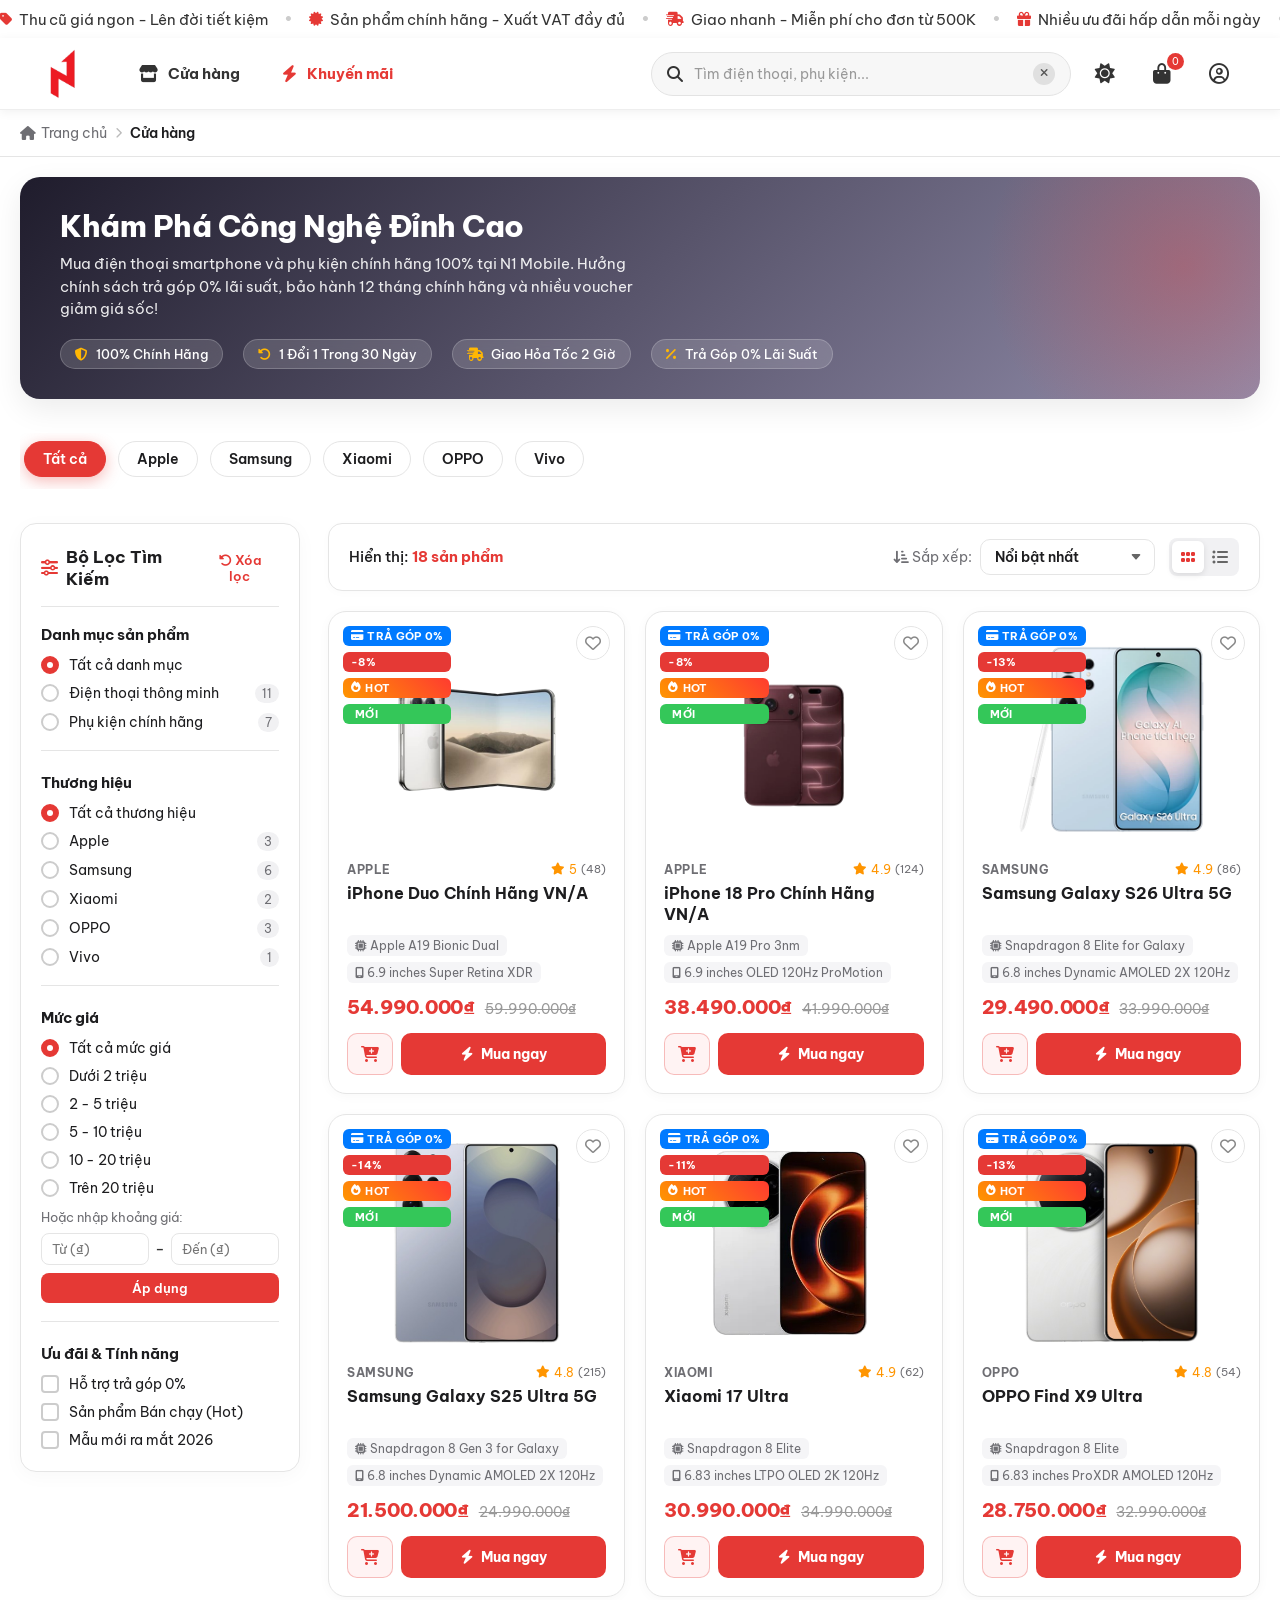
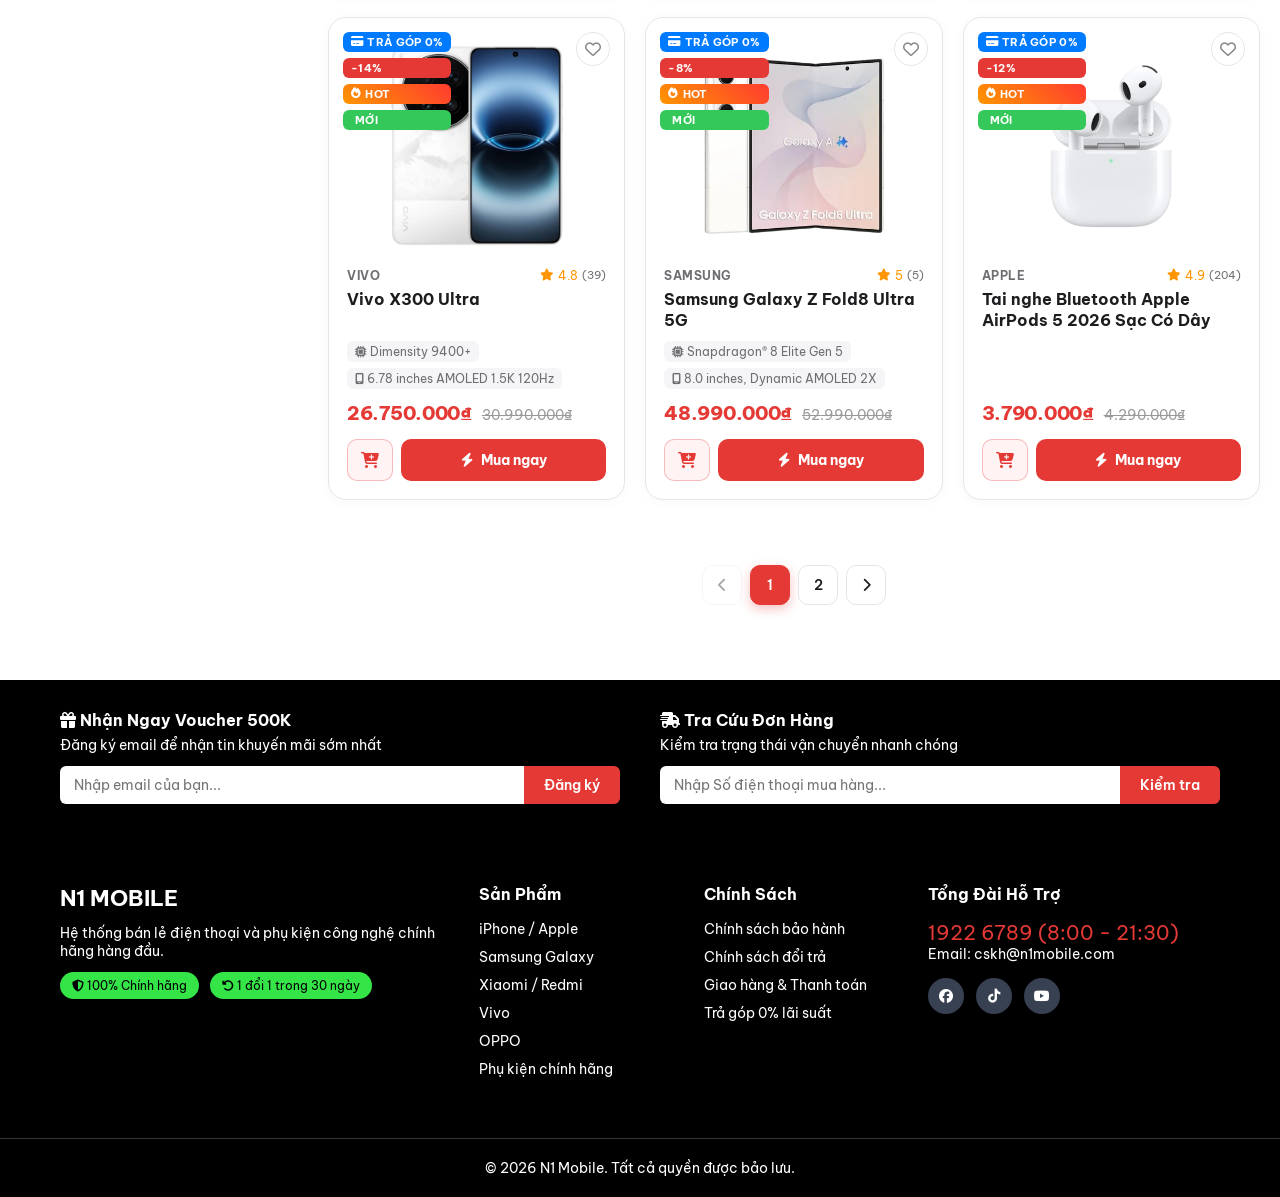
<file: danhmuc.html>
<!doctype html>
<html lang="vi">
  <head>
    <meta charset="UTF-8" />
    <meta name="viewport" content="width=device-width, initial-scale=1.0" />
    <title>Cửa Hàng - N1 Mobile</title>

    <link rel="preconnect" href="https://fonts.googleapis.com" />
    <link rel="preconnect" href="https://fonts.gstatic.com" crossorigin />
    <link
      href="https://fonts.googleapis.com/css2?family=Be+Vietnam+Pro:ital,wght@0,100;0,200;0,300;0,400;0,500;0,600;0,700;0,800;0,900;1,100;1,200;1,300;1,400;1,500;1,600;1,700;1,800;1,900&display=swap"
      rel="stylesheet"
    />
    <link
      href="https://fonts.googleapis.com/css2?family=Quicksand:wght@300..700&display=swap"
      rel="stylesheet"
    />

    <link
      rel="stylesheet"
      href="https://cdnjs.cloudflare.com/ajax/libs/font-awesome/6.4.0/css/all.min.css"
    />

<link rel="icon" type="image/png" href="logo.png?v=2" />
    <link rel="stylesheet" href="index.css" />
    <link rel="stylesheet" href="danhmuc.css" />
  </head>
  <body>
    <div class="thong-bao-chay">
      <div class="khung-thong-bao">
        <div class="noi-dung-chay">
          <div class="nhom-thong-bao">
            <span><i class="fa-solid fa-tag"></i> Thu cũ giá ngon - Lên đời tiết kiệm</span>
            <b>•</b>
            <span><i class="fa-solid fa-certificate"></i> Sản phẩm chính hãng - Xuất VAT đầy đủ</span>
            <b>•</b>
            <span><i class="fa-solid fa-truck-fast"></i> Giao nhanh - Miễn phí cho đơn từ 500K</span>
            <b>•</b>
            <span><i class="fa-solid fa-gift"></i> Nhiều ưu đãi hấp dẫn mỗi ngày</span>
            <b>•</b>
          </div>
          <div class="nhom-thong-bao">
            <span><i class="fa-solid fa-tag"></i> Thu cũ giá ngon - Lên đời tiết kiệm</span>
            <b>•</b>
            <span><i class="fa-solid fa-certificate"></i> Sản phẩm chính hãng - Xuất VAT đầy đủ</span>
            <b>•</b>
            <span><i class="fa-solid fa-truck-fast"></i> Giao nhanh - Miễn phí cho đơn từ 500K</span>
            <b>•</b>
            <span><i class="fa-solid fa-gift"></i> Nhiều ưu đãi hấp dẫn mỗi ngày</span>
            <b>•</b>
          </div>
          <div class="nhom-thong-bao">
            <span><i class="fa-solid fa-tag"></i> Thu cũ giá ngon - Lên đời tiết kiệm</span>
            <b>•</b>
            <span><i class="fa-solid fa-certificate"></i> Sản phẩm chính hãng - Xuất VAT đầy đủ</span>
            <b>•</b>
            <span><i class="fa-solid fa-truck-fast"></i> Giao nhanh - Miễn phí cho đơn từ 500K</span>
            <b>•</b>
            <span><i class="fa-solid fa-gift"></i> Nhiều ưu đãi hấp dẫn mỗi ngày</span>
            <b>•</b>
          </div>
        </div>
      </div>
    </div>

    <header class="thanh-menu-chinh">
      <nav class="khung-dieu-huong">
        <a href="index.html" class="logo">
          <img
            src="logo.png"
            alt="N1 Mobile"
            title="N1 Mobile - Hệ thống bán lẻ điện thoại di động chính hãng"
          />
        </a>

        <ul class="danh-sach-menu">
          <li class="muc-menu">
            <a href="danhmuc.html">
              <i class="fa-solid fa-store"></i>
              <span>Cửa hàng</span>
            </a>
          </li>

          <li class="muc-menu">
            <a href="index.html#khuyen-mai" class="khuyen-mai">
              <i class="fa-solid fa-bolt"></i>
              <span>Khuyến mãi</span>
            </a>
          </li>
        </ul>

        <div class="cum-ben-phai">
          <div class="khung-tim-kiem">
            <div class="o-tim-kiem">
              <i class="fa-solid fa-magnifying-glass"></i>
              <input
                type="text"
                id="o-tim-kiem-input"
                placeholder="Tìm điện thoại, phụ kiện..."
                autocomplete="off"
              />
              <button
                type="button"
                class="nut-xoa-tim"
                id="nut-xoa-tim"
                title="Xóa"
                aria-label="Xóa tìm kiếm"
                hidden
              >
                <i class="fa-solid fa-xmark"></i>
              </button>
            </div>
            <div class="hop-goi-y" id="hop-goi-y" hidden></div>
          </div>

          <button
            type="button"
            class="icon-chuc-nang nut-giao-dien"
            id="nut-giao-dien"
            title="Chế độ sáng/tối"
            aria-label="Chuyển chế độ sáng tối"
          >
            <i class="fa-solid fa-sun" id="icon-giao-dien"></i>
          </button>

          <a href="giohang.html" class="icon-chuc-nang" title="Giỏ hàng">
            <i class="fa-solid fa-bag-shopping"></i>
            <span class="so-luong" id="badge-gio-hang">0</span>
          </a>

          <a href="taikhoan.html" class="icon-chuc-nang" title="Tài khoản">
            <i class="fa-regular fa-circle-user"></i>
          </a>
        </div>
      </nav>
    </header>

    <nav class="dieu-huong-trang" aria-label="Breadcrumb">
      <div class="khung-dieu-huong-trang">
        <a href="index.html"><i class="fa-solid fa-house"></i> Trang chủ</a>
        <span class="phan-cach"><i class="fa-solid fa-chevron-right"></i></span>
        <span class="hien-tai">Cửa hàng</span>
      </div>
    </nav>

    <section class="banner-danh-muc-chinh">
      <div class="hop-banner-danh-muc">
        <div class="noi-dung-banner-dm">
          <h1>Khám Phá Công Nghệ Đỉnh Cao</h1>
          <p>
            Mua điện thoại smartphone và phụ kiện chính hãng 100% tại N1 Mobile.
            Hưởng chính sách trả góp 0% lãi suất, bảo hành 12 tháng chính hãng và nhiều voucher giảm giá sốc!
          </p>
          <div class="dac-quyen-banner">
            <span class="dac-quyen-item"><i class="fa-solid fa-shield-halved"></i> 100% Chính Hãng</span>
            <span class="dac-quyen-item"><i class="fa-solid fa-rotate-left"></i> 1 Đổi 1 Trong 30 Ngày</span>
            <span class="dac-quyen-item"><i class="fa-solid fa-truck-fast"></i> Giao Hỏa Tốc 2 Giờ</span>
            <span class="dac-quyen-item"><i class="fa-solid fa-percent"></i> Trả Góp 0% Lãi Suất</span>
          </div>
        </div>
      </div>
    </section>

    <section class="thanh-loc-thuong-hieu">
      <div class="danh-sach-chip-hang">
        <button type="button" class="chip-hang active" data-hang="tatca">Tất cả</button>
        <button type="button" class="chip-hang" data-hang="Apple">Apple</button>
        <button type="button" class="chip-hang" data-hang="Samsung">Samsung</button>
        <button type="button" class="chip-hang" data-hang="Xiaomi">Xiaomi</button>
        <button type="button" class="chip-hang" data-hang="OPPO">OPPO</button>
        <button type="button" class="chip-hang" data-hang="Vivo">Vivo</button>
      </div>
    </section>

    <main class="khung-trang-danh-muc">
      <aside class="cot-bo-loc" aria-label="Bộ lọc sản phẩm">
        <div class="dau-bo-loc">
          <h3><i class="fa-solid fa-sliders"></i> Bộ Lọc Tìm Kiếm</h3>
          <button type="button" class="nut-xoa-loc" id="nut-xoa-loc">
            <i class="fa-solid fa-rotate-left"></i> Xóa lọc
          </button>
        </div>

        <div class="nhom-loc">
          <div class="tieu-de-nhom-loc">Danh mục sản phẩm</div>
          <div class="danh-sach-lua-chon">
            <div class="muc-lua-chon">
              <label>
                <input type="radio" name="loc-danh-muc" value="tatca" checked />
                <span>Tất cả danh mục</span>
              </label>
            </div>
            <div class="muc-lua-chon">
              <label>
                <input type="radio" name="loc-danh-muc" value="dienthoai" />
                <span>Điện thoại thông minh</span>
              </label>
              <span class="so-luong-sp-nhan">11</span>
            </div>
            <div class="muc-lua-chon">
              <label>
                <input type="radio" name="loc-danh-muc" value="phukien" />
                <span>Phụ kiện chính hãng</span>
              </label>
              <span class="so-luong-sp-nhan">7</span>
            </div>
          </div>
        </div>

        <div class="nhom-loc">
          <div class="tieu-de-nhom-loc">Thương hiệu</div>
          <div class="danh-sach-lua-chon">
            <div class="muc-lua-chon">
              <label>
                <input type="radio" name="loc-hang" value="tatca" checked />
                <span>Tất cả thương hiệu</span>
              </label>
            </div>
            <div class="muc-lua-chon">
              <label>
                <input type="radio" name="loc-hang" value="Apple" />
                <span>Apple</span>
              </label>
              <span class="so-luong-sp-nhan">3</span>
            </div>
            <div class="muc-lua-chon">
              <label>
                <input type="radio" name="loc-hang" value="Samsung" />
                <span>Samsung</span>
              </label>
              <span class="so-luong-sp-nhan">6</span>
            </div>
            <div class="muc-lua-chon">
              <label>
                <input type="radio" name="loc-hang" value="Xiaomi" />
                <span>Xiaomi</span>
              </label>
              <span class="so-luong-sp-nhan">2</span>
            </div>
            <div class="muc-lua-chon">
              <label>
                <input type="radio" name="loc-hang" value="OPPO" />
                <span>OPPO</span>
              </label>
              <span class="so-luong-sp-nhan">3</span>
            </div>
            <div class="muc-lua-chon">
              <label>
                <input type="radio" name="loc-hang" value="Vivo" />
                <span>Vivo</span>
              </label>
              <span class="so-luong-sp-nhan">1</span>
            </div>
          </div>
        </div>

        <div class="nhom-loc">
          <div class="tieu-de-nhom-loc">Mức giá</div>
          <div class="danh-sach-lua-chon">
            <div class="muc-lua-chon">
              <label>
                <input type="radio" name="loc-gia" value="tatca" checked />
                <span>Tất cả mức giá</span>
              </label>
            </div>
            <div class="muc-lua-chon">
              <label>
                <input type="radio" name="loc-gia" value="duoi-2tr" />
                <span>Dưới 2 triệu</span>
              </label>
            </div>
            <div class="muc-lua-chon">
              <label>
                <input type="radio" name="loc-gia" value="2-5tr" />
                <span>2 - 5 triệu</span>
              </label>
            </div>
            <div class="muc-lua-chon">
              <label>
                <input type="radio" name="loc-gia" value="5-10tr" />
                <span>5 - 10 triệu</span>
              </label>
            </div>
            <div class="muc-lua-chon">
              <label>
                <input type="radio" name="loc-gia" value="10-20tr" />
                <span>10 - 20 triệu</span>
              </label>
            </div>
            <div class="muc-lua-chon">
              <label>
                <input type="radio" name="loc-gia" value="tren-20tr" />
                <span>Trên 20 triệu</span>
              </label>
            </div>
          </div>

          <div class="khoang-gia-tuy-chinh">
            <span style="font-size: 12.5px; color: var(--text-sub, #666);">Hoặc nhập khoảng giá:</span>
            <div class="o-nhap-gia-doi">
              <input type="number" id="gia-min-input" placeholder="Từ (₫)" />
              <span>-</span>
              <input type="number" id="gia-max-input" placeholder="Đến (₫)" />
            </div>
            <button type="button" class="nut-ap-dung-gia" id="nut-ap-dung-gia">Áp dụng</button>
          </div>
        </div>

        <div class="nhom-loc">
          <div class="tieu-de-nhom-loc">Ưu đãi & Tính năng</div>
          <div class="danh-sach-lua-chon">
            <div class="muc-lua-chon">
              <label>
                <input type="checkbox" name="loc-tinh-nang" value="tragop" />
                <span>Hỗ trợ trả góp 0%</span>
              </label>
            </div>
            <div class="muc-lua-chon">
              <label>
                <input type="checkbox" name="loc-tinh-nang" value="hot" />
                <span>Sản phẩm Bán chạy (Hot)</span>
              </label>
            </div>
            <div class="muc-lua-chon">
              <label>
                <input type="checkbox" name="loc-tinh-nang" value="moi" />
                <span>Mẫu mới ra mắt 2026</span>
              </label>
            </div>
          </div>
        </div>
      </aside>

      <section class="khu-vuc-san-pham" aria-label="Danh sách sản phẩm">
        <div class="thanh-cong-cu-danh-muc">
          <div class="ben-trai-cong-cu">
            <button type="button" class="nut-mo-loc-mobile" id="nut-mo-loc-mobile">
              <i class="fa-solid fa-sliders"></i> Bộ lọc
            </button>
            <div class="dem-ket-qua">
              Hiển thị: <b id="dem-so-luong">0 sản phẩm</b>
            </div>
            <div class="the-tag-dang-loc" id="the-tag-dang-loc"></div>
          </div>

          <div class="ben-phai-cong-cu">
            <div class="hop-sap-xep">
              <label for="lua-chon-sap-xep"><i class="fa-solid fa-arrow-down-short-wide"></i> Sắp xếp:</label>
              <select id="lua-chon-sap-xep" class="lua-chon-sap-xep">
                <option value="mac-dinh">Nổi bật nhất</option>
                <option value="gia-tang">Giá: Thấp đến Cao</option>
                <option value="gia-giam">Giá: Cao đến Thấp</option>
                <option value="giam-nhieu">% Giảm giá nhiều</option>
                <option value="danh-gia">Đánh giá cao nhất</option>
                <option value="moi-nhat">Mới nhất 2026</option>
              </select>
            </div>

            <div class="nhom-nut-che-do-xem">
              <button
                type="button"
                class="nut-che-do-xem active"
                id="nut-xem-luoi"
                title="Dạng lưới"
                aria-label="Xem dạng lưới"
              >
                <i class="fa-solid fa-grip"></i>
              </button>
              <button
                type="button"
                class="nut-che-do-xem"
                id="nut-xem-danh-sach"
                title="Dạng danh sách"
                aria-label="Xem dạng danh sách"
              >
                <i class="fa-solid fa-list-ul"></i>
              </button>
            </div>
          </div>
        </div>

        <div class="luoi-san-pham" id="luoi-san-pham">
        </div>

        <nav class="khung-phan-trang" id="khung-phan-trang" aria-label="Phân trang danh mục"></nav>
      </section>
    </main>

    <button id="nutLenDauTrang" class="nut-len-dau-trang" title="Lên đầu trang">
      ⬆
    </button>

    <footer class="chan-trang">
      <div class="chan-trang-tren">
        <div class="khung-chan-trang">
          <div class="dang-ky-email">
            <h3><i class="fa-solid fa-gift"></i> Nhận Ngay Voucher 500K</h3>
            <p>Đăng ký email để nhận tin khuyến mãi sớm nhất</p>
            <form class="form-dang-ky" id="form-dang-ky" novalidate>
              <input
                type="email"
                id="email-dang-ky"
                name="email"
                placeholder="Nhập email của bạn..."
                autocomplete="email"
                aria-describedby="thong-bao-email"
              />
              <button type="submit">Đăng ký</button>
              <p
                class="thong-bao-form"
                id="thong-bao-email"
                role="alert"
                aria-live="polite"
              ></p>
            </form>
          </div>

          <div class="tra-cuu-don">
            <h3><i class="fa-solid fa-truck-fast"></i> Tra Cứu Đơn Hàng</h3>
            <p>Kiểm tra trạng thái vận chuyển nhanh chóng</p>
            <form class="form-tra-cuu" id="form-tra-cuu" novalidate>
              <input
                type="tel"
                id="sdt-tra-cuu"
                name="sdt"
                inputmode="numeric"
                placeholder="Nhập Số điện thoại mua hàng..."
                autocomplete="tel"
                aria-describedby="thong-bao-sdt"
              />
              <button type="submit">Kiểm tra</button>
              <p
                class="thong-bao-form"
                id="thong-bao-sdt"
                role="alert"
                aria-live="polite"
              ></p>
            </form>
          </div>
        </div>
      </div>

      <div class="chan-trang-chinh">
        <div class="khung-chan-trang">
          <div class="cot-chan-trang brand-col">
            <h2 class="logo-chan-trang">N1 MOBILE</h2>
            <p>
              Hệ thống bán lẻ điện thoại và phụ kiện công nghệ chính hãng hàng
              đầu.
            </p>
            <div class="huy-hieu-uy-tin">
              <span><i class="fa-solid fa-shield-halved"></i> 100% Chính hãng</span>
              <span><i class="fa-solid fa-rotate-left"></i> 1 đổi 1 trong 30 ngày</span>
            </div>
          </div>

          <div class="cot-chan-trang">
            <h4>Sản Phẩm</h4>
            <ul>
              <li><a href="danhmuc.html?cat=dienthoai&hang=Apple">iPhone / Apple</a></li>
              <li><a href="danhmuc.html?cat=dienthoai&hang=Samsung">Samsung Galaxy</a></li>
              <li><a href="danhmuc.html?cat=dienthoai&hang=Xiaomi">Xiaomi / Redmi</a></li>
              <li><a href="danhmuc.html?cat=dienthoai&hang=Vivo">Vivo</a></li>
              <li><a href="danhmuc.html?cat=dienthoai&hang=OPPO">OPPO</a></li>
              <li><a href="danhmuc.html?cat=phukien">Phụ kiện chính hãng</a></li>
            </ul>
          </div>

          <div class="cot-chan-trang">
            <h4>Chính Sách</h4>
            <ul>
              <li><a href="taikhoan.html#bao-hanh">Chính sách bảo hành</a></li>
              <li><a href="taikhoan.html#doi-tra">Chính sách đổi trả</a></li>
              <li><a href="taikhoan.html#giao-hang-thanh-toan">Giao hàng & Thanh toán</a></li>
              <li><a href="taikhoan.html#tra-gop">Trả góp 0% lãi suất</a></li>
            </ul>
          </div>

          <div class="cot-chan-trang">
            <h4>Tổng Đài Hỗ Trợ</h4>
            <p class="duong-day-nong">1922 6789 (8:00 - 21:30)</p>
            <p>Email: cskh@n1mobile.com</p>
            <div class="lien-ket-mxh">
              <a href="#" aria-label="Facebook"><i class="fa-brands fa-facebook"></i></a>
              <a href="#" aria-label="TikTok"><i class="fa-brands fa-tiktok"></i></a>
              <a href="#" aria-label="YouTube"><i class="fa-brands fa-youtube"></i></a>
            </div>
          </div>
        </div>
      </div>

      <div class="chan-trang-duoi">
        <div class="khung-chan-trang">
          <p>© 2026 N1 Mobile. Tất cả quyền được bảo lưu.</p>
        </div>
      </div>
    </footer>

    <script src="index.js"></script>
    <script src="nguoidung.js"></script>
    <script src="danhmuc.js"></script>
  </body>
</html>
</file>
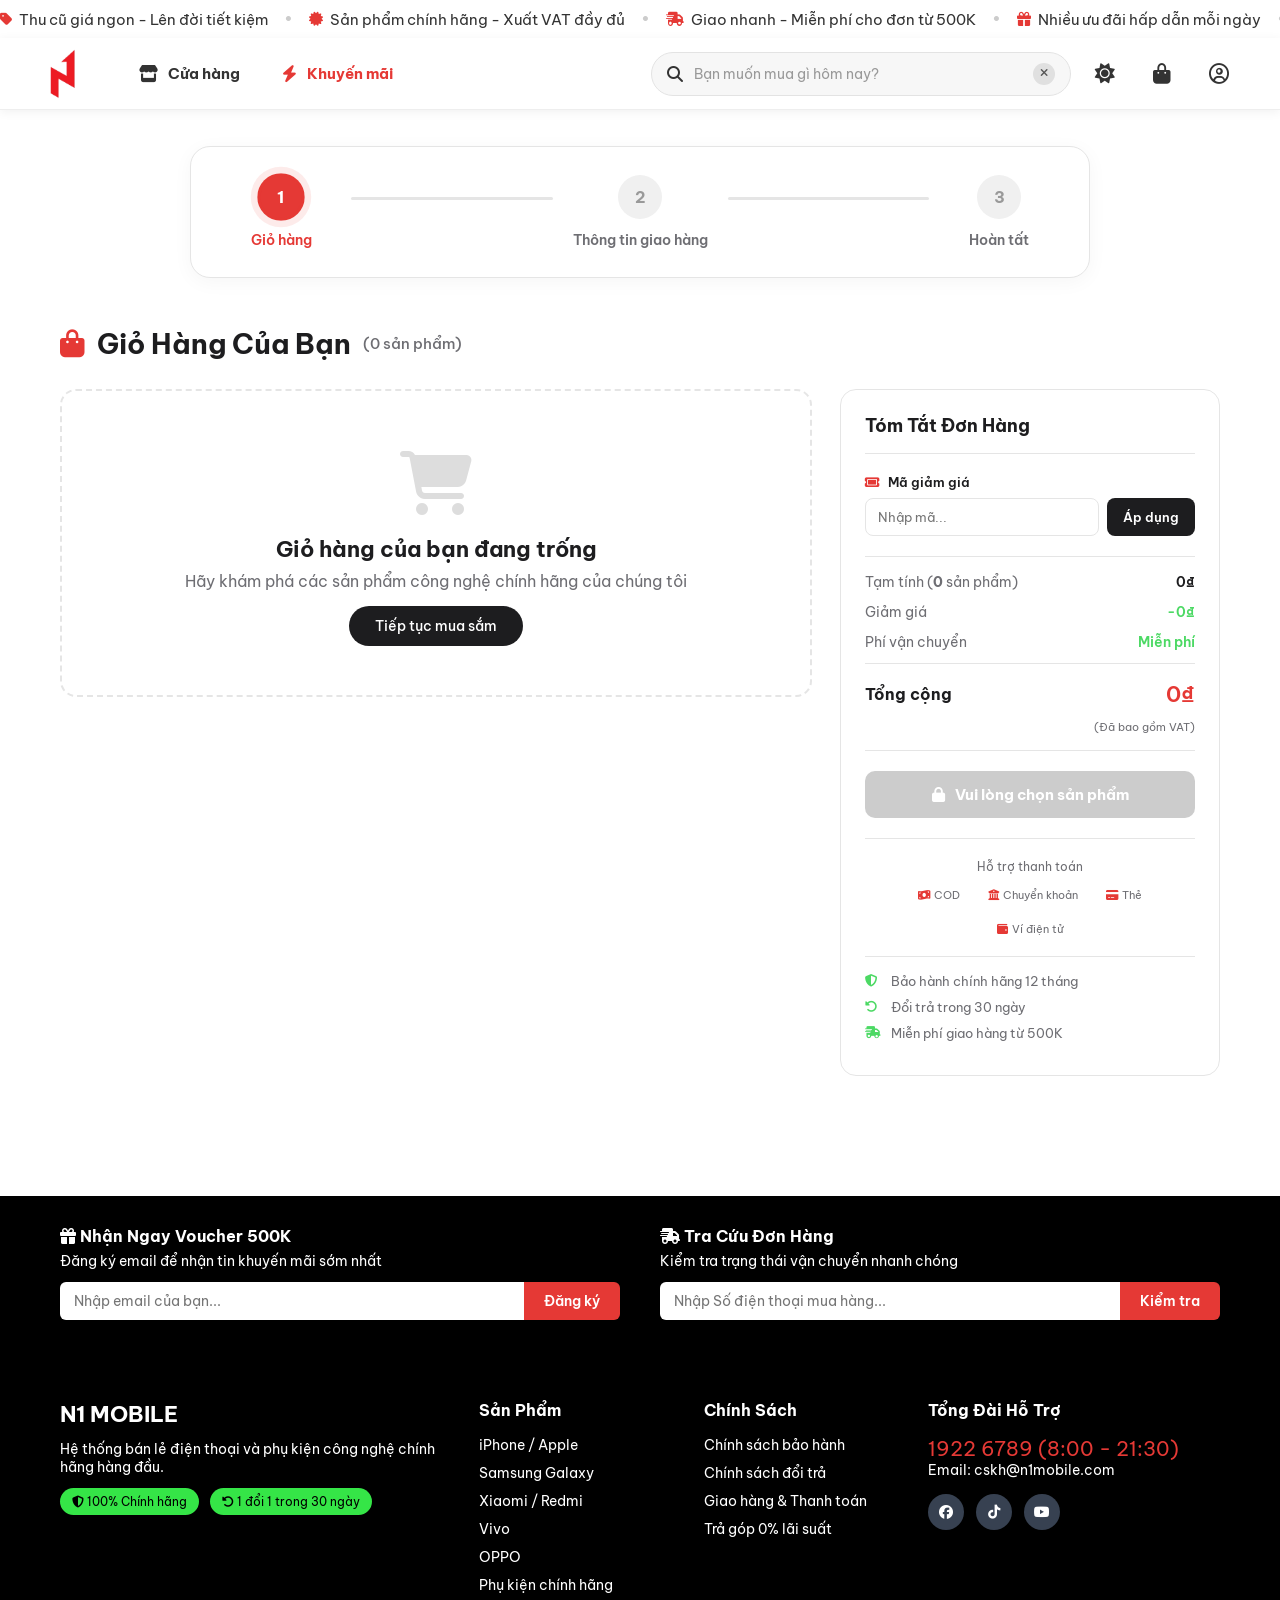
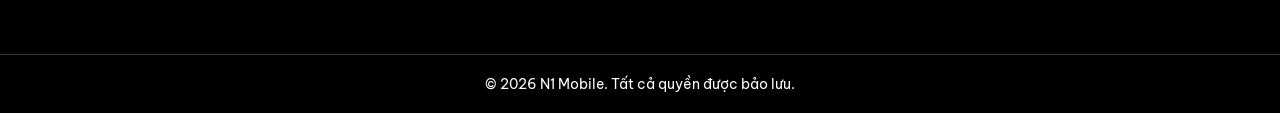
<file: giohang.html>
<!doctype html>
<html lang="vi">
  <head>
    <meta charset="UTF-8" />
    <meta name="viewport" content="width=device-width, initial-scale=1.0" />
    <title>Giỏ Hàng - N1 Mobile</title>

    <link rel="preconnect" href="https://fonts.googleapis.com" />
    <link rel="preconnect" href="https://fonts.gstatic.com" crossorigin />
    <link
      href="https://fonts.googleapis.com/css2?family=Be+Vietnam+Pro:ital,wght@0,100;0,200;0,300;0,400;0,500;0,600;0,700;0,800;0,900;1,100;1,200;1,300;1,400;1,500;1,600;1,700;1,800;1,900&display=swap"
      rel="stylesheet"
    />
    <link rel="preconnect" href="https://fonts.googleapis.com" />
    <link rel="preconnect" href="https://fonts.gstatic.com" crossorigin />
    <link
      href="https://fonts.googleapis.com/css2?family=Quicksand:wght@300..700&display=swap"
      rel="stylesheet"
    />
    <link
      rel="stylesheet"
      href="https://cdnjs.cloudflare.com/ajax/libs/font-awesome/6.4.0/css/all.min.css"
    />
<link rel="icon" type="image/png" href="logo.png?v=2" />
    <link rel="stylesheet" href="index.css" />
    <link rel="stylesheet" href="giohang.css" />
  </head>
  <body>
    <div class="thong-bao-chay">
      <div class="khung-thong-bao">
        <div class="noi-dung-chay">
          <div class="nhom-thong-bao">
            <span
              ><i class="fa-solid fa-tag"></i> Thu cũ giá ngon - Lên đời tiết
              kiệm</span
            >
            <b>•</b>
            <span
              ><i class="fa-solid fa-certificate"></i> Sản phẩm chính hãng -
              Xuất VAT đầy đủ</span
            >
            <b>•</b>
            <span
              ><i class="fa-solid fa-truck-fast"></i> Giao nhanh - Miễn phí cho
              đơn từ 500K</span
            >
            <b>•</b>
            <span
              ><i class="fa-solid fa-gift"></i> Nhiều ưu đãi hấp dẫn mỗi
              ngày</span
            >
            <b>•</b>
          </div>
          <div class="nhom-thong-bao">
            <span
              ><i class="fa-solid fa-tag"></i> Thu cũ giá ngon - Lên đời tiết
              kiệm</span
            >
            <b>•</b>
            <span
              ><i class="fa-solid fa-certificate"></i> Sản phẩm chính hãng -
              Xuất VAT đầy đủ</span
            >
            <b>•</b>
            <span
              ><i class="fa-solid fa-truck-fast"></i> Giao nhanh - Miễn phí cho
              đơn từ 500K</span
            >
            <b>•</b>
            <span
              ><i class="fa-solid fa-gift"></i> Nhiều ưu đãi hấp dẫn mỗi
              ngày</span
            >
            <b>•</b>
          </div>
          <div class="nhom-thong-bao">
            <span
              ><i class="fa-solid fa-tag"></i> Thu cũ giá ngon - Lên đời tiết
              kiệm</span
            >
            <b>•</b>
            <span
              ><i class="fa-solid fa-certificate"></i> Sản phẩm chính hãng -
              Xuất VAT đầy đủ</span
            >
            <b>•</b>
            <span
              ><i class="fa-solid fa-truck-fast"></i> Giao nhanh - Miễn phí cho
              đơn từ 500K</span
            >
            <b>•</b>
            <span
              ><i class="fa-solid fa-gift"></i> Nhiều ưu đãi hấp dẫn mỗi
              ngày</span
            >
            <b>•</b>
          </div>
        </div>
      </div>
    </div>

    <header class="thanh-menu-chinh">
      <nav class="khung-dieu-huong">
        <a href="index.html" class="logo">
          <img
            src="logo.png"
            alt="N1 Mobile"
            title="N1 Mobile - Hệ thống bán lẻ điện thoại di động chính hãng"
          />
        </a>
        
                 <ul class="danh-sach-menu">
          <li class="muc-menu">
            <a href="danhmuc.html">
              <i class="fa-solid fa-store"></i>
              <span>Cửa hàng</span>
            </a>
          </li>

          <li class="muc-menu">
            <a href="index.html#khuyen-mai" class="khuyen-mai">
              <i class="fa-solid fa-bolt"></i>
              <span>Khuyến mãi</span>
            </a>
          </li>
        </ul>
        <div class="cum-ben-phai">
          <div class="khung-tim-kiem">
            <div class="o-tim-kiem">
              <i class="fa-solid fa-magnifying-glass"></i>
              <input
                type="text"
                id="o-tim-kiem-input"
                placeholder="Bạn muốn mua gì hôm nay?"
                autocomplete="off"
              />
              <button
                type="button"
                class="nut-xoa-tim"
                id="nut-xoa-tim"
                title="Xóa"
                aria-label="Xóa tìm kiếm"
                hidden
              >
                <i class="fa-solid fa-xmark"></i>
              </button>
            </div>
            <div class="hop-goi-y" id="hop-goi-y" hidden></div>
          </div>
          <button
            type="button"
            class="icon-chuc-nang nut-giao-dien"
            id="nut-giao-dien"
            title="Chế độ sáng/tối"
            aria-label="Chuyển chế độ sáng tối"
          >
            <i class="fa-solid fa-sun" id="icon-giao-dien"></i>
          </button>
          <a href="giohang.html" class="icon-chuc-nang" title="Giỏ hàng">
            <i class="fa-solid fa-bag-shopping"></i>
            <span class="so-luong" id="badge-gio-hang">0</span>
          </a>
          <a href="taikhoan.html" class="icon-chuc-nang" title="Tài khoản">
            <i class="fa-regular fa-circle-user"></i>
          </a>
        </div>
      </nav>
    </header>

    <div class="thanh-stepper">
      <div class="buoc-stepper dang-hien-tai" data-step="1">
        <span class="so-buoc">1</span>
        <span class="ten-buoc">Giỏ hàng</span>
      </div>
      <div class="gach-noi"></div>
      <div class="buoc-stepper" data-step="2">
        <span class="so-buoc">2</span>
        <span class="ten-buoc">Thông tin giao hàng</span>
      </div>
      <div class="gach-noi"></div>
      <div class="buoc-stepper" data-step="3">
        <span class="so-buoc">3</span>
        <span class="ten-buoc">Hoàn tất</span>
      </div>
    </div>

    <main class="trang-gio-hang">
      <h1 class="tieu-de-gio-hang">
        <i class="fa-solid fa-bag-shopping"></i>
        Giỏ Hàng Của Bạn
        <span class="so-mon" id="so-mon-gio">(0 sản phẩm)</span>
      </h1>

      <div id="khu-vuc-gio">
        <div class="bo-cuc-gio-hang">
          <section class="cot-danh-sach" aria-label="Danh sách sản phẩm">
            <div class="thanh-chon-tat-ca">
              <label class="o-checkbox">
                <input type="checkbox" id="chon-tat-ca" checked />
                <span class="dau-check"><i class="fa-solid fa-check"></i></span>
                <span>Chọn tất cả (<b id="tong-so-chon">0</b>)</span>
              </label>
              <button type="button" class="nut-xoa-da-chon" id="xoa-da-chon">
                <i class="fa-regular fa-trash-can"></i> Xóa mục đã chọn
              </button>
            </div>

            <div class="danh-sach-san-pham" id="danh-sach-san-pham"></div>

            <div class="gio-trong" id="gio-trong" hidden>
              <i class="fa-solid fa-cart-shopping"></i>
              <h2>Giỏ hàng của bạn đang trống</h2>
              <p>Hãy khám phá các sản phẩm công nghệ chính hãng của chúng tôi</p>
              <a href="danhmuc.html" class="nut-chinh">Tiếp tục mua sắm</a>
            </div>
          </section>

          <aside class="cot-tom-tat" aria-label="Tóm tắt đơn hàng">
            <div class="the-tom-tat">
              <h2>Tóm Tắt Đơn Hàng</h2>

              <div class="khung-voucher">
                <label for="ma-voucher">
                  <i class="fa-solid fa-ticket"></i> Mã giảm giá
                </label>
                <div class="hang-voucher">
                  <input
                    type="text"
                    id="ma-voucher"
                    placeholder="Nhập mã..."
                    autocomplete="off"
                  />
                  <button type="button" id="ap-dung-voucher">Áp dụng</button>
                </div>
                <p
                  class="thong-bao-form"
                  id="thong-bao-voucher"
                  role="alert"
                  aria-live="polite"
                ></p>
              </div>

              <div class="chi-tiet-tien">
                <div class="dong-tien">
                  <span>Tạm tính (<b id="so-luong-tam-tinh">0</b> sản phẩm)</span>
                  <span id="tam-tinh">0₫</span>
                </div>
                <div class="dong-tien">
                  <span>Giảm giá</span>
                  <span id="giam-gia" class="mau-giam">-0₫</span>
                </div>
                <div class="dong-tien">
                  <span>Phí vận chuyển</span>
                  <span id="phi-van-chuyen" class="mau-mien-phi">Miễn phí</span>
                </div>
                <div class="dong-tien tong-cong">
                  <span>Tổng cộng</span>
                  <span id="tong-cong">0₫</span>
                </div>
                <p class="ghi-chu-vat">(Đã bao gồm VAT)</p>
              </div>

              <button type="button" class="nut-thanh-toan" id="nut-thanh-toan">
                <i class="fa-solid fa-lock"></i> Tiến hành thanh toán
              </button>

              <div class="phuong-thuc-thanh-toan">
                <p>Hỗ trợ thanh toán</p>
                <div class="danh-sach-pt">
                  <span><i class="fa-solid fa-money-bill-wave"></i> COD</span>
                  <span>
                    <i class="fa-solid fa-building-columns"></i> Chuyển khoản
                  </span>
                  <span><i class="fa-solid fa-credit-card"></i> Thẻ</span>
                  <span><i class="fa-solid fa-wallet"></i> Ví điện tử</span>
                </div>
              </div>

              <ul class="chinh-sach">
                <li>
                  <i class="fa-solid fa-shield-halved"></i> Bảo hành chính hãng
                  12 tháng
                </li>
                <li>
                  <i class="fa-solid fa-rotate-left"></i> Đổi trả trong 30 ngày
                </li>
                <li>
                  <i class="fa-solid fa-truck-fast"></i> Miễn phí giao hàng từ
                  500K
                </li>
              </ul>
            </div>
          </aside>
        </div>
      </div>

      <div id="khu-vuc-buoc-2" hidden>
        <div class="bo-cuc-gio-hang">
          <section class="cot-danh-sach" aria-label="Thông tin giao hàng">
            <div class="the-tom-tat" style="padding: 24px;">
              <h2 style="margin-top: 0;">Thông Tin Giao Hàng</h2>
              <form id="form-giao-hang" novalidate>
                <div class="truong-form">
                  <label for="ho-ten">Họ và tên <span class="bat-buoc">*</span></label>
                  <input type="text" id="ho-ten" name="hoTen" placeholder="Nguyễn Văn A" autocomplete="name" />
                </div>
                <div class="truong-form">
                  <label for="sdt-giao">Số điện thoại <span class="bat-buoc">*</span></label>
                  <input type="tel" id="sdt-giao" name="sdt" placeholder="0912345678" inputmode="numeric" autocomplete="tel" />
                </div>
                <div class="truong-form">
                  <label for="email-giao">Email</label>
                  <input type="email" id="email-giao" name="email" placeholder="email@example.com" autocomplete="email" />
                </div>
                <div class="truong-form">
                  <label for="dia-chi">Địa chỉ giao hàng <span class="bat-buoc">*</span></label>
                  <input type="text" id="dia-chi" name="diaChi" placeholder="Số nhà, đường, phường, quận, tỉnh/thành" autocomplete="street-address" />
                </div>
                <div class="truong-form">
                  <label for="ghi-chu">Ghi chú</label>
                  <input type="text" id="ghi-chu" name="ghiChu" placeholder="Ghi chú cho đơn hàng (không bắt buộc)" />
                </div>
                <div class="nhom-nut-form">
                  <button type="button" class="nut-huy" id="huy-buoc-2">Quay lại giỏ hàng</button>
                  <button type="submit" class="nut-tiep">Tiếp tục <i class="fa-solid fa-arrow-right"></i></button>
                </div>
              </form>
            </div>
          </section>

          <aside class="cot-tom-tat" aria-label="Tóm tắt đơn hàng">
            <div class="the-tom-tat">
              <h2>Tóm Tắt Đơn Hàng</h2>
              <div id="danh-sach-sp-buoc-2" class="danh-sach-sp-buoc"></div>
              <div class="chi-tiet-tien">
                <div class="dong-tien">
                  <span>Tạm tính (<b id="so-luong-buoc-2">0</b> sản phẩm)</span>
                  <span id="tam-tinh-buoc-2">0₫</span>
                </div>
                <div class="dong-tien">
                  <span>Giảm giá</span>
                  <span id="giam-gia-buoc-2" class="mau-giam">-0₫</span>
                </div>
                <div class="dong-tien">
                  <span>Phí vận chuyển</span>
                  <span id="phi-van-chuyen-buoc-2" class="mau-mien-phi">Miễn phí</span>
                </div>
                <div class="dong-tien tong-cong">
                  <span>Tổng cộng</span>
                  <span id="tong-cong-buoc-2">0₫</span>
                </div>
                <p class="ghi-chu-vat">(Đã bao gồm VAT)</p>
              </div>
              <ul class="chinh-sach">
                <li><i class="fa-solid fa-shield-halved"></i> Bảo hành chính hãng 12 tháng</li>
                <li><i class="fa-solid fa-rotate-left"></i> Đổi trả trong 30 ngày</li>
                <li><i class="fa-solid fa-truck-fast"></i> Miễn phí giao hàng từ 500K</li>
              </ul>
            </div>
          </aside>
        </div>
      </div>

      <div id="khu-vuc-buoc-3" hidden>
        <div class="bo-cuc-gio-hang">
          <section class="cot-danh-sach" aria-label="Xác nhận đơn hàng">
            <div class="the-tom-tat" style="padding: 24px;">
              <h2 style="margin-top: 0;">Xác Nhận Đơn Hàng</h2>

              <div class="khoi-xac-nhan">
                <h3 class="tieu-de-khoi-xac-nhan"><i class="fa-solid fa-user"></i> Thông tin người nhận</h3>
                <div class="dong-xac-nhan"><span>Họ tên:</span><b id="tt-ho-ten"></b></div>
                <div class="dong-xac-nhan"><span>Số điện thoại:</span><b id="tt-sdt"></b></div>
                <div class="dong-xac-nhan"><span>Email:</span><b id="tt-email"></b></div>
                <div class="dong-xac-nhan"><span>Địa chỉ:</span><b id="tt-dia-chi"></b></div>
                <div class="dong-xac-nhan"><span>Ghi chú:</span><b id="tt-ghi-chu"></b></div>
              </div>

              <div class="khoi-xac-nhan">
                <h3 class="tieu-de-khoi-xac-nhan"><i class="fa-solid fa-ticket"></i> Mã giảm giá</h3>
                <div class="dong-xac-nhan"><span>Voucher:</span><b id="tt-voucher">Không áp dụng</b></div>
              </div>

              <div class="khoi-xac-nhan">
                <h3 class="tieu-de-khoi-xac-nhan"><i class="fa-solid fa-box-open"></i> Sản phẩm</h3>
                <div id="danh-sach-sp-buoc-3" class="danh-sach-sp-buoc"></div>
              </div>

              <div class="nhom-nut-form">
                <button type="button" class="nut-huy" id="quay-lai-buoc-2">Quay lại</button>
                <button type="button" class="nut-tiep" id="hoan-tat"><i class="fa-solid fa-check"></i> Hoàn tất đặt hàng</button>
              </div>
            </div>
          </section>

          <aside class="cot-tom-tat" aria-label="Tóm tắt đơn hàng">
            <div class="the-tom-tat">
              <h2>Tóm Tắt Đơn Hàng</h2>
              <div class="chi-tiet-tien">
                <div class="dong-tien">
                  <span>Tạm tính (<b id="so-luong-buoc-3">0</b> sản phẩm)</span>
                  <span id="tam-tinh-buoc-3">0₫</span>
                </div>
                <div class="dong-tien">
                  <span>Giảm giá</span>
                  <span id="giam-gia-buoc-3" class="mau-giam">-0₫</span>
                </div>
                <div class="dong-tien">
                  <span>Phí vận chuyển</span>
                  <span id="phi-van-chuyen-buoc-3" class="mau-mien-phi">Miễn phí</span>
                </div>
                <div class="dong-tien tong-cong">
                  <span>Tổng cộng</span>
                  <span id="tong-cong-buoc-3">0₫</span>
                </div>
                <p class="ghi-chu-vat">(Đã bao gồm VAT)</p>
              </div>
              <ul class="chinh-sach">
                <li><i class="fa-solid fa-money-bill-wave"></i> Thanh toán khi nhận hàng (COD)</li>
                <li><i class="fa-solid fa-shield-halved"></i> Bảo hành chính hãng 12 tháng</li>
                <li><i class="fa-solid fa-rotate-left"></i> Đổi trả trong 30 ngày</li>
              </ul>
            </div>
          </aside>
        </div>
      </div>

      <div id="khu-vuc-hoan-tat" hidden>
        <div class="hop-form-thanh-toan text-center" style="max-width: 700px;">
          <i class="fa-solid fa-circle-check icon-thanh-cong"></i>
          <h2 style="margin-top: 0;">Đặt Hàng Thành Công!</h2>
          <p style="color: var(--text-sub);">Cảm ơn bạn đã tin tưởng N1 Mobile. Đơn hàng của bạn đang được xử lý.</p>
          <p>Mã đơn hàng: <b id="ma-don-hang" style="color: #e53935; font-size: 18px;"></b></p>
          <div class="nhom-nut-form" style="max-width: 360px; margin: 25px auto 0;">
            <button type="button" class="nut-tiep" id="tiep-tuc-mua-sam">
              <i class="fa-solid fa-arrow-left"></i> Tiếp tục mua sắm
            </button>
          </div>
        </div>
      </div>
    </main>

    <button id="nutLenDauTrang" class="nut-len-dau-trang" title="Lên đầu trang">
      ⬆
    </button>

     <footer class="chan-trang">
      <div class="chan-trang-tren">
        <div class="khung-chan-trang">
          <div class="dang-ky-email">
            <h3><i class="fa-solid fa-gift"></i> Nhận Ngay Voucher 500K</h3>
            <p>Đăng ký email để nhận tin khuyến mãi sớm nhất</p>
            <form class="form-dang-ky" id="form-dang-ky" novalidate>
              <input
                type="email"
                id="email-dang-ky"
                name="email"
                placeholder="Nhập email của bạn..."
                autocomplete="email"
                aria-describedby="thong-bao-email"
              />
              <button type="submit">Đăng ký</button>
              <p
                class="thong-bao-form"
                id="thong-bao-email"
                role="alert"
                aria-live="polite"
              ></p>
            </form>
          </div>

          <div class="tra-cuu-don">
            <h3><i class="fa-solid fa-truck-fast"></i> Tra Cứu Đơn Hàng</h3>
            <p>Kiểm tra trạng thái vận chuyển nhanh chóng</p>
            <form class="form-tra-cuu" id="form-tra-cuu" novalidate>
              <input
                type="tel"
                id="sdt-tra-cuu"
                name="sdt"
                inputmode="numeric"
                placeholder="Nhập Số điện thoại mua hàng..."
                autocomplete="tel"
                aria-describedby="thong-bao-sdt"
              />
              <button type="submit">Kiểm tra</button>
              <p
                class="thong-bao-form"
                id="thong-bao-sdt"
                role="alert"
                aria-live="polite"
              ></p>
            </form>
          </div>
        </div>
      </div>

      <div class="chan-trang-chinh">
        <div class="khung-chan-trang">
          <div class="cot-chan-trang brand-col">
            <h2 class="logo-chan-trang">N1 MOBILE</h2>
            <p>
              Hệ thống bán lẻ điện thoại và phụ kiện công nghệ chính hãng hàng
              đầu.
            </p>
            <div class="huy-hieu-uy-tin">
              <span
                ><i class="fa-solid fa-shield-halved"></i> 100% Chính hãng</span
              >
              <span
                ><i class="fa-solid fa-rotate-left"></i> 1 đổi 1 trong 30
                ngày</span
              >
            </div>
          </div>

          <div class="cot-chan-trang">
            <h4>Sản Phẩm</h4>
            <ul>
              <li><a href="danhmuc.html?cat=dienthoai&hang=Apple">iPhone / Apple</a></li>
              <li><a href="danhmuc.html?cat=dienthoai&hang=Samsung">Samsung Galaxy</a></li>
              <li><a href="danhmuc.html?cat=dienthoai&hang=Xiaomi">Xiaomi / Redmi</a></li>
              <li><a href="danhmuc.html?cat=dienthoai&hang=Vivo">Vivo</a></li>
              <li><a href="danhmuc.html?cat=dienthoai&hang=OPPO">OPPO</a></li>
              <li><a href="danhmuc.html?cat=phukien">Phụ kiện chính hãng</a></li>
            </ul>
          </div>

          <div class="cot-chan-trang">
            <h4>Chính Sách</h4>
            <ul>
              <li><a href="taikhoan.html#bao-hanh">Chính sách bảo hành</a></li>
              <li><a href="taikhoan.html#doi-tra">Chính sách đổi trả</a></li>
              <li><a href="taikhoan.html#giao-hang-thanh-toan">Giao hàng & Thanh toán</a></li>
              <li><a href="taikhoan.html#tra-gop">Trả góp 0% lãi suất</a></li>
            </ul>
          </div>

          <div class="cot-chan-trang">
            <h4>Tổng Đài Hỗ Trợ</h4>
            <p class="duong-day-nong">1922 6789 (8:00 - 21:30)</p>
            <p>Email: cskh@n1mobile.com</p>
            <div class="lien-ket-mxh">
              <a href="#"><i class="fa-brands fa-facebook"></i></a>
              <a href="#"><i class="fa-brands fa-tiktok"></i></a>
              <a href="#"><i class="fa-brands fa-youtube"></i></a>
            </div>
          </div>
        </div>
      </div>

      <div class="chan-trang-duoi">
        <div class="khung-chan-trang">
          <p>© 2026 N1 Mobile. Tất cả quyền được bảo lưu.</p>
        </div>
      </div>
    </footer>
    <script src="index.js"></script>
    <script src="nguoidung.js"></script>
    <script src="giohang.js"></script>
  </body>
</html>
</file>
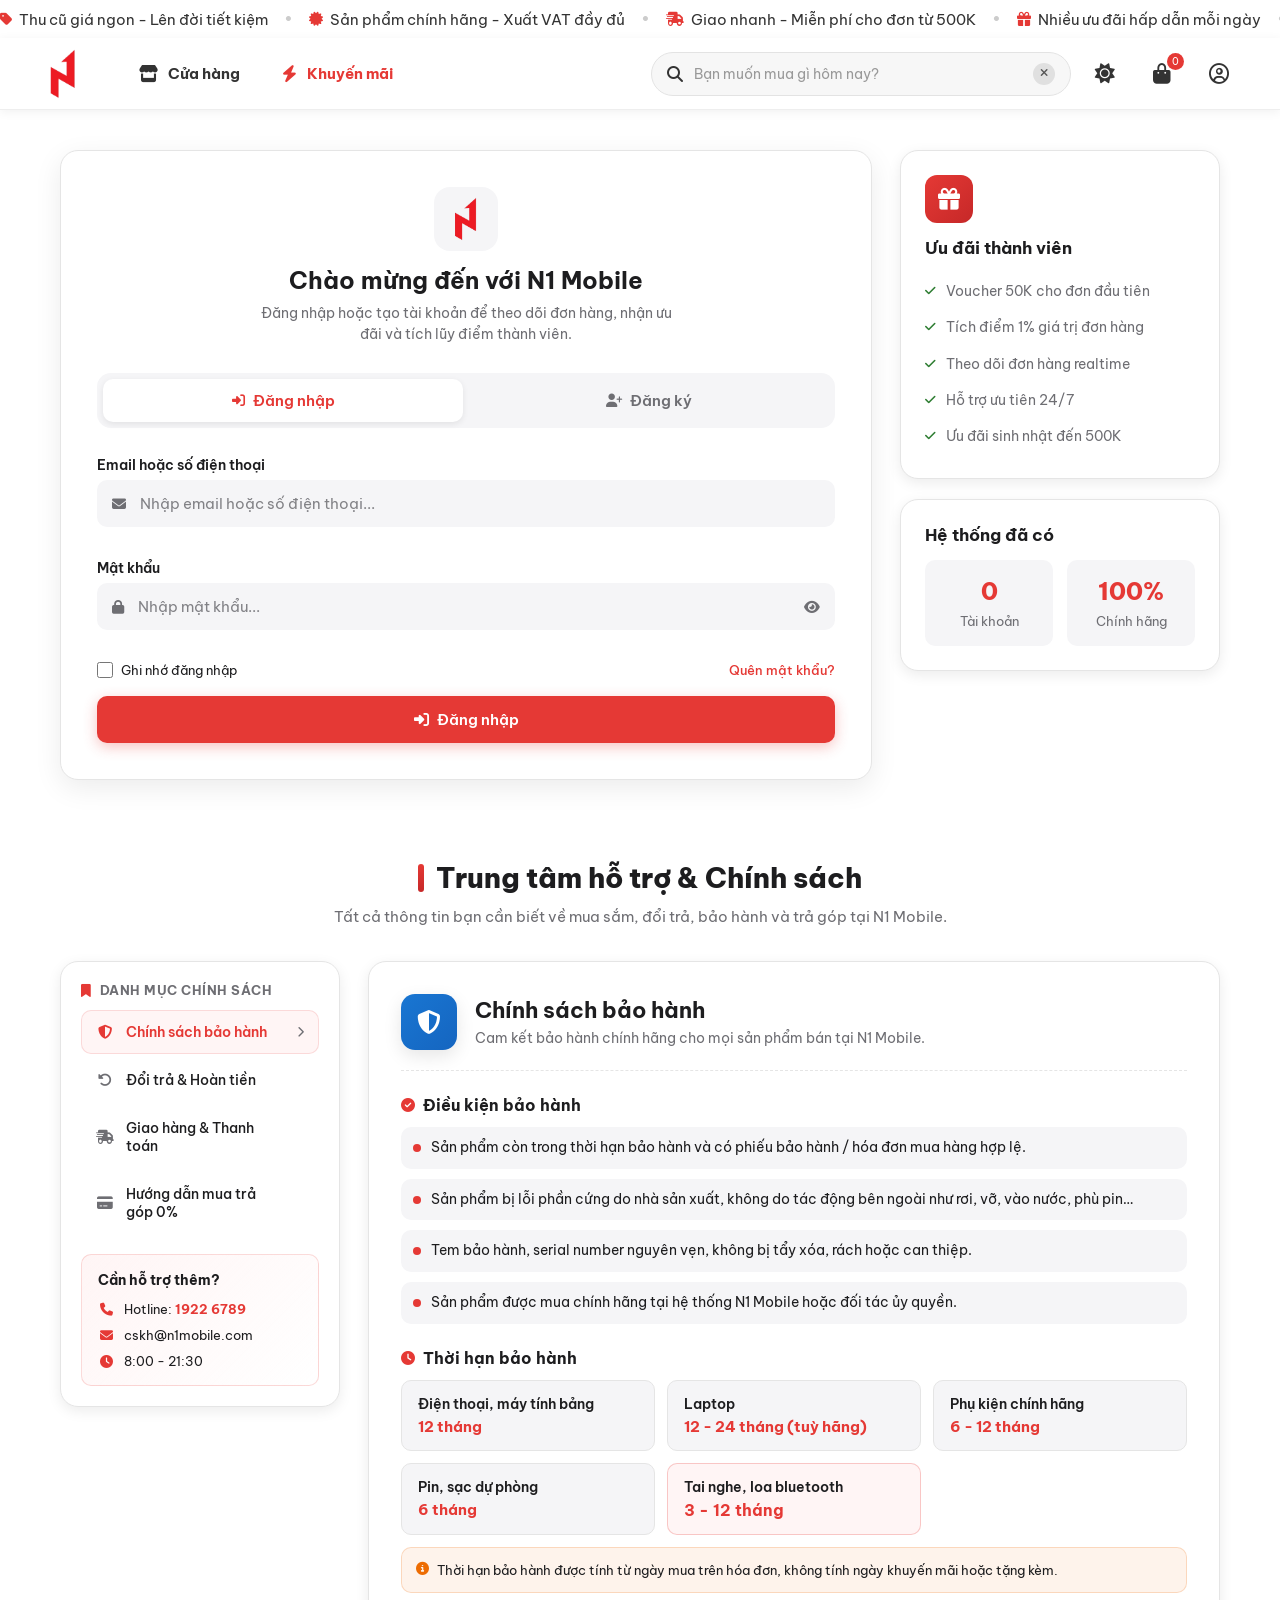
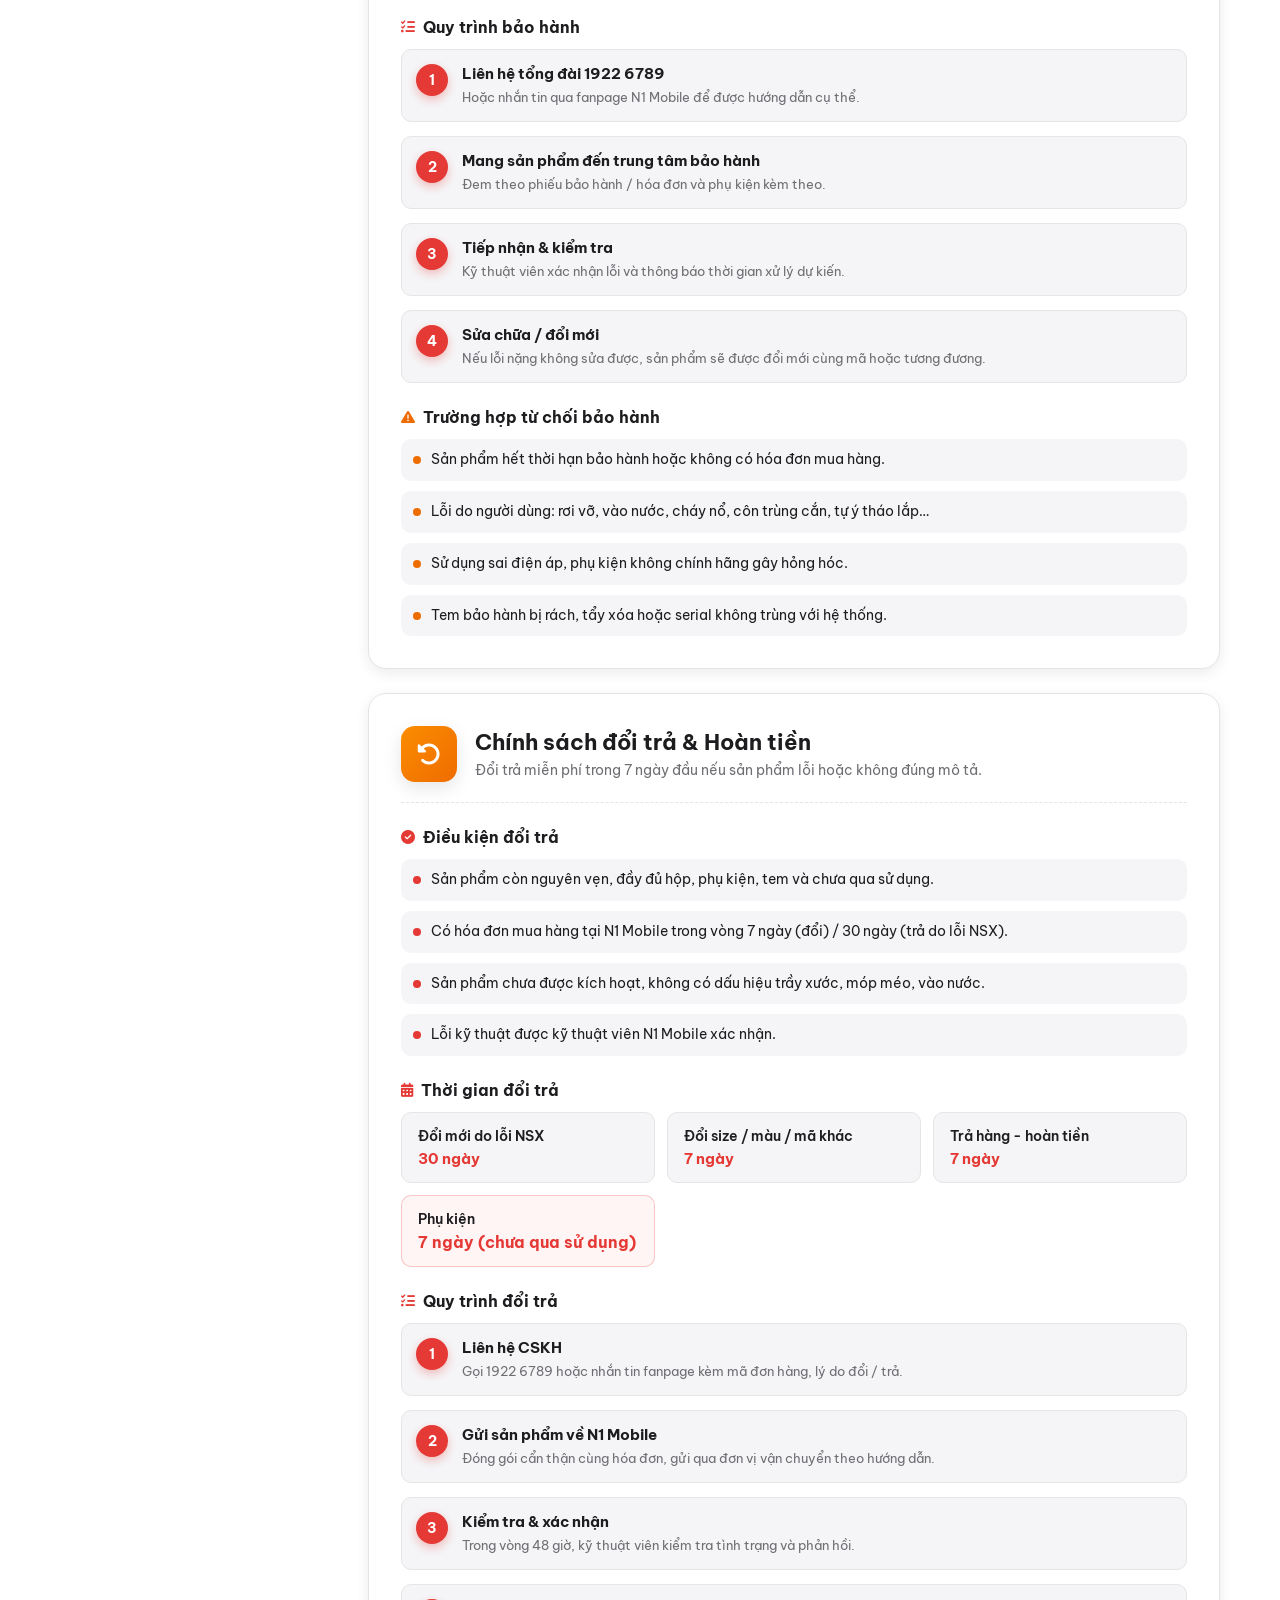
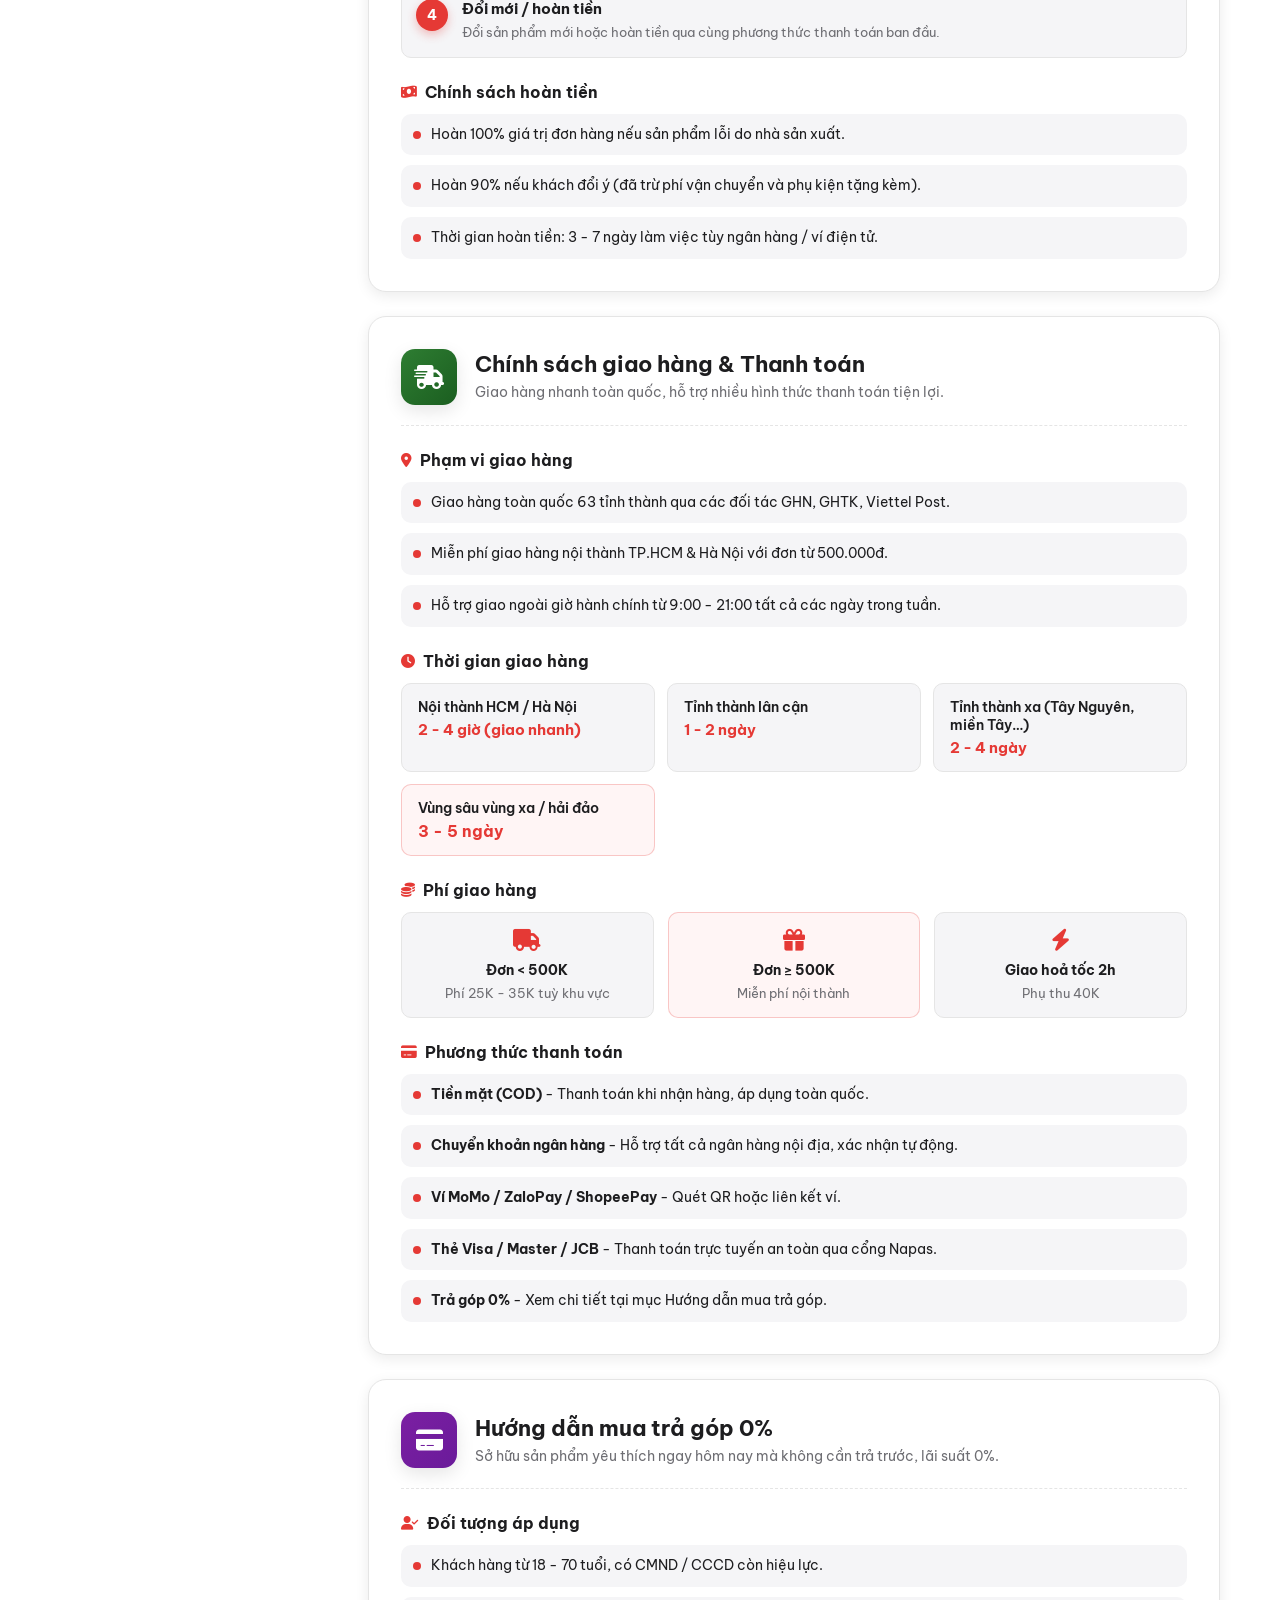
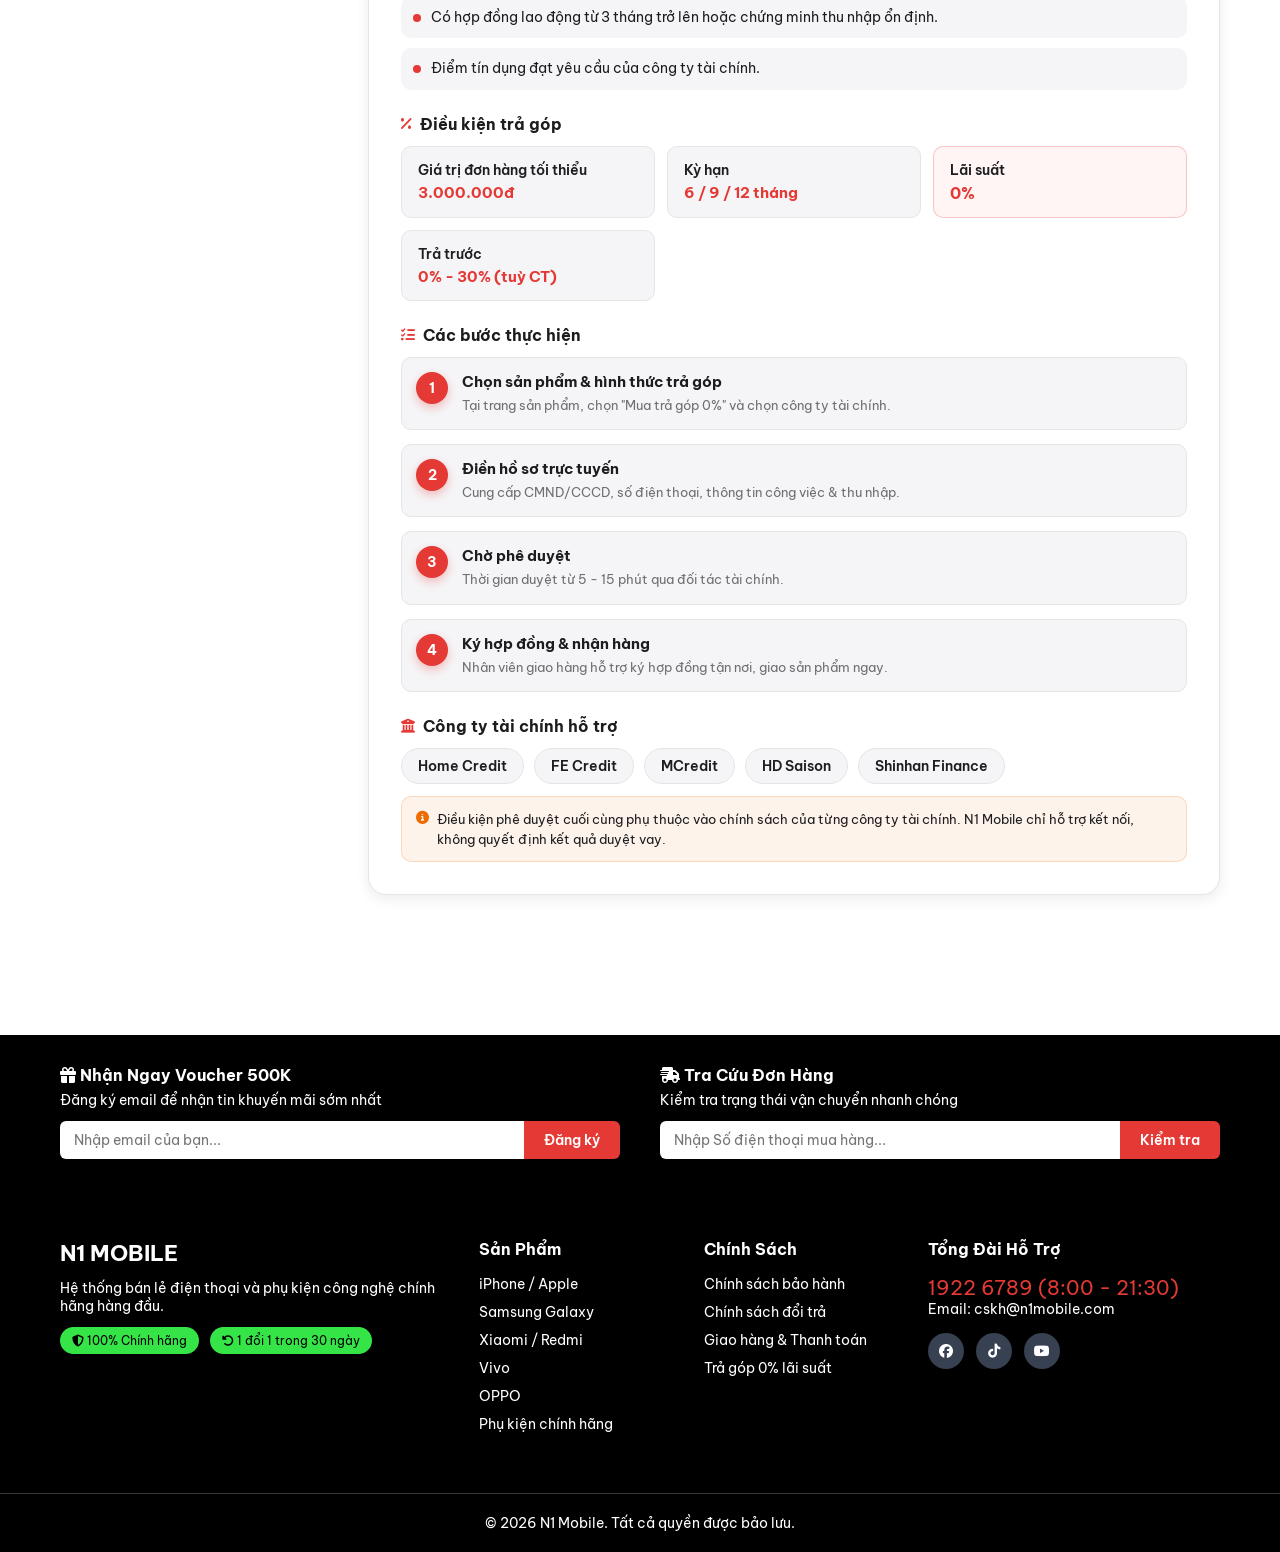
<file: taikhoan.html>
<!doctype html>
<html lang="vi">
  <head>
    <meta charset="UTF-8" />
    <meta name="viewport" content="width=device-width, initial-scale=1.0" />
    <title>Tài Khoản - N1 Mobile</title>

    <link rel="preconnect" href="https://fonts.googleapis.com" />
    <link rel="preconnect" href="https://fonts.gstatic.com" crossorigin />
    <link
      href="https://fonts.googleapis.com/css2?family=Be+Vietnam+Pro:ital,wght@0,100;0,200;0,300;0,400;0,500;0,600;0,700;0,800;0,900;1,100;1,200;1,300;1,400;1,500;1,600;1,700;1,800;1,900&display=swap"
      rel="stylesheet"
    />

    <link rel="preconnect" href="https://fonts.googleapis.com" />
    <link rel="preconnect" href="https://fonts.gstatic.com" crossorigin />
    <link
      href="https://fonts.googleapis.com/css2?family=Quicksand:wght@300..700&display=swap"
      rel="stylesheet"
    />

    <link
      rel="stylesheet"
      href="https://cdnjs.cloudflare.com/ajax/libs/font-awesome/6.4.0/css/all.min.css"
    />

<link rel="icon" type="image/png" href="logo.png?v=2" />

    <link rel="stylesheet" href="index.css" />
     <link rel="stylesheet" href="taikhoan.css" />
  </head>
  <body>
    <div class="thong-bao-chay">
      <div class="khung-thong-bao">
        <div class="noi-dung-chay">
          <div class="nhom-thong-bao">
            <span
              ><i class="fa-solid fa-tag"></i> Thu cũ giá ngon - Lên đời tiết
              kiệm</span
            >
            <b>•</b>
            <span
              ><i class="fa-solid fa-certificate"></i> Sản phẩm chính hãng -
              Xuất VAT đầy đủ</span
            >
            <b>•</b>
            <span
              ><i class="fa-solid fa-truck-fast"></i> Giao nhanh - Miễn phí cho
              đơn từ 500K</span
            >
            <b>•</b>
            <span
              ><i class="fa-solid fa-gift"></i> Nhiều ưu đãi hấp dẫn mỗi
              ngày</span
            >
            <b>•</b>
          </div>

          <div class="nhom-thong-bao">
            <span
              ><i class="fa-solid fa-tag"></i> Thu cũ giá ngon - Lên đời tiết
              kiệm</span
            >
            <b>•</b>
            <span
              ><i class="fa-solid fa-certificate"></i> Sản phẩm chính hãng -
              Xuất VAT đầy đủ</span
            >
            <b>•</b>
            <span
              ><i class="fa-solid fa-truck-fast"></i> Giao nhanh - Miễn phí cho
              đơn từ 500K</span
            >
            <b>•</b>
            <span
              ><i class="fa-solid fa-gift"></i> Nhiều ưu đãi hấp dẫn mỗi
              ngày</span
            >
            <b>•</b>
          </div>

          <div class="nhom-thong-bao">
            <span
              ><i class="fa-solid fa-tag"></i> Thu cũ giá ngon - Lên đời tiết
              kiệm</span
            >
            <b>•</b>
            <span
              ><i class="fa-solid fa-certificate"></i> Sản phẩm chính hãng -
              Xuất VAT đầy đủ</span
            >
            <b>•</b>
            <span
              ><i class="fa-solid fa-truck-fast"></i> Giao nhanh - Miễn phí cho
              đơn từ 500K</span
            >
            <b>•</b>
            <span
              ><i class="fa-solid fa-gift"></i> Nhiều ưu đãi hấp dẫn mỗi
              ngày</span
            >
            <b>•</b>
          </div>
        </div>
      </div>
    </div>

    <header class="thanh-menu-chinh">
      <nav class="khung-dieu-huong">
        <a href="index.html" class="logo">
          <img
            src="logo.png"
            alt="N1 Mobile"
            title="N1 Mobile - Hệ thống bán lẻ điện thoại di động chính hãng"
          />
        </a>

        <ul class="danh-sach-menu">
          <li class="muc-menu">
            <a href="danhmuc.html">
              <i class="fa-solid fa-store"></i>
              <span>Cửa hàng</span>
            </a>
          </li>

          <li class="muc-menu">
            <a href="index.html#khuyen-mai" class="khuyen-mai">
              <i class="fa-solid fa-bolt"></i>
              <span>Khuyến mãi</span>
            </a>
          </li>
        </ul>

        <div class="cum-ben-phai">
          <div class="khung-tim-kiem">
            <div class="o-tim-kiem">
              <i class="fa-solid fa-magnifying-glass"></i>
              <input
                type="text"
                id="o-tim-kiem-input"
                placeholder="Bạn muốn mua gì hôm nay?"
                autocomplete="off"
              />
              <button
                type="button"
                class="nut-xoa-tim"
                id="nut-xoa-tim"
                title="Xóa"
                aria-label="Xóa tìm kiếm"
                hidden
              >
                <i class="fa-solid fa-xmark"></i>
              </button>
            </div>
            <div class="hop-goi-y" id="hop-goi-y" hidden></div>
          </div>

          <button
            type="button"
            class="icon-chuc-nang nut-giao-dien"
            id="nut-giao-dien"
            title="Chế độ sáng/tối"
            aria-label="Chuyển chế độ sáng tối"
          >
            <i class="fa-solid fa-sun" id="icon-giao-dien"></i>
          </button>

          <a href="giohang.html" class="icon-chuc-nang" title="Giỏ hàng">
            <i class="fa-solid fa-bag-shopping"></i>
            <span class="so-luong" id="badge-gio-hang">0</span>
          </a>

          <a href="taikhoan.html" class="icon-chuc-nang" title="Tài khoản">
            <i class="fa-regular fa-circle-user"></i>
          </a>
        </div>
      </nav>
    </header>

    <main class="trang-tai-khoan">
      <section class="khoi-tai-khoan" id="khoi-xac-thuc">
        <div class="the-tai-khoan">
          <div class="dau-the-tai-khoan">
            <div class="logo-the">
              <img src="logo.png" alt="N1 Mobile" />
            </div>
            <h1 class="tieu-de-the">Chào mừng đến với N1 Mobile</h1>
            <p class="mo-ta-the">
              Đăng nhập hoặc tạo tài khoản để theo dõi đơn hàng, nhận ưu đãi
              và tích lũy điểm thành viên.
            </p>
          </div>

          <div class="tab-tai-khoan" role="tablist">
            <button
              type="button"
              class="tab-tai-khoan-muc active"
              data-tab="dang-nhap"
              role="tab"
              aria-selected="true"
            >
              <i class="fa-solid fa-right-to-bracket"></i>
              <span>Đăng nhập</span>
            </button>
            <button
              type="button"
              class="tab-tai-khoan-muc"
              data-tab="dang-ky"
              role="tab"
              aria-selected="false"
            >
              <i class="fa-solid fa-user-plus"></i>
              <span>Đăng ký</span>
            </button>
          </div>

          <!-- Form đăng nhập -->
          <form
            class="form-tai-khoan active"
            id="form-dang-nhap"
            novalidate
            autocomplete="on"
          >
            <div class="nhom-input">
              <label for="dn-email">Email hoặc số điện thoại</label>
              <div class="o-input">
                <i class="fa-solid fa-envelope"></i>
                <input
                  type="text"
                  id="dn-email"
                  name="email"
                  placeholder="Nhập email hoặc số điện thoại..."
                  autocomplete="username"
                  required
                />
              </div>
              <p class="thong-bao-input" id="dn-email-loi"></p>
            </div>

            <div class="nhom-input">
              <label for="dn-mat-khau">Mật khẩu</label>
              <div class="o-input">
                <i class="fa-solid fa-lock"></i>
                <input
                  type="password"
                  id="dn-mat-khau"
                  name="matKhau"
                  placeholder="Nhập mật khẩu..."
                  autocomplete="current-password"
                  required
                />
                <button
                  type="button"
                  class="nut-hien-mk"
                  data-target="dn-mat-khau"
                  aria-label="Hiện/ẩn mật khẩu"
                >
                  <i class="fa-solid fa-eye"></i>
                </button>
              </div>
              <p class="thong-bao-input" id="dn-mat-khau-loi"></p>
            </div>

            <div class="dong-tuy-chon">
              <label class="nho-mat-khau">
                <input type="checkbox" id="dn-ghi-nho" />
                <span>Ghi nhớ đăng nhập</span>
              </label>
              <a href="#" class="quen-mat-khau" id="lien-ket-quen-mk">Quên mật khẩu?</a>
            </div>

            <button type="submit" class="nut-chinh-tai-khoan">
              <i class="fa-solid fa-right-to-bracket"></i>
              <span>Đăng nhập</span>
            </button>

            <p class="thong-bao-tong" id="thong-bao-dang-nhap" role="alert"></p>
          </form>

          <!-- Form đăng ký -->
          <form class="form-tai-khoan" id="form-dang-ky-tk" novalidate autocomplete="on">
            <div class="nhom-input">
              <label for="dk-ho-ten">Họ và tên</label>
              <div class="o-input">
                <i class="fa-solid fa-user"></i>
                <input
                  type="text"
                  id="dk-ho-ten"
                  name="hoTen"
                  placeholder="Nhập họ và tên của bạn..."
                  autocomplete="name"
                  required
                />
              </div>
              <p class="thong-bao-input" id="dk-ho-ten-loi"></p>
            </div>

            <div class="nhom-input">
              <label for="dk-email">Email</label>
              <div class="o-input">
                <i class="fa-solid fa-envelope"></i>
                <input
                  type="email"
                  id="dk-email"
                  name="email"
                  placeholder="Nhập email của bạn..."
                  autocomplete="email"
                  required
                />
              </div>
              <p class="thong-bao-input" id="dk-email-loi"></p>
            </div>

            <div class="nhom-input">
              <label for="dk-so-dien-thoai">Số điện thoại</label>
              <div class="o-input">
                <i class="fa-solid fa-phone"></i>
                <input
                  type="tel"
                  id="dk-so-dien-thoai"
                  name="soDienThoai"
                  inputmode="numeric"
                  placeholder="Nhập số điện thoại..."
                  autocomplete="tel"
                  required
                />
              </div>
              <p class="thong-bao-input" id="dk-so-dien-thoai-loi"></p>
            </div>

            <div class="nhom-input">
              <label for="dk-mat-khau">Mật khẩu</label>
              <div class="o-input">
                <i class="fa-solid fa-lock"></i>
                <input
                  type="password"
                  id="dk-mat-khau"
                  name="matKhau"
                  placeholder="Tối thiểu 8 ký tự, có chữ và số..."
                  autocomplete="new-password"
                  required
                />
                <button
                  type="button"
                  class="nut-hien-mk"
                  data-target="dk-mat-khau"
                  aria-label="Hiện/ẩn mật khẩu"
                >
                  <i class="fa-solid fa-eye"></i>
                </button>
              </div>
              <div class="thanh-do-manh">
                <div class="thanh-do-manh-muc" id="do-manh-muc"></div>
                <span class="thanh-do-manh-chu" id="do-manh-chu"></span>
              </div>
              <p class="thong-bao-input" id="dk-mat-khau-loi"></p>
            </div>

            <div class="nhom-input">
              <label for="dk-xac-nhan-mk">Xác nhận mật khẩu</label>
              <div class="o-input">
                <i class="fa-solid fa-shield-halved"></i>
                <input
                  type="password"
                  id="dk-xac-nhan-mk"
                  name="xacNhanMatKhau"
                  placeholder="Nhập lại mật khẩu..."
                  autocomplete="new-password"
                  required
                />
                <button
                  type="button"
                  class="nut-hien-mk"
                  data-target="dk-xac-nhan-mk"
                  aria-label="Hiện/ẩn mật khẩu"
                >
                  <i class="fa-solid fa-eye"></i>
                </button>
              </div>
              <p class="thong-bao-input" id="dk-xac-nhan-mk-loi"></p>
            </div>

            <label class="dong-dieu-khoan">
              <input type="checkbox" id="dk-dong-y" />
              <span
                >Tôi đồng ý với
                <a href="#" onclick="event.preventDefault();"
                  >Điều khoản sử dụng</a
                >
                &
                <a href="#" onclick="event.preventDefault();"
                  >Chính sách bảo mật</a
                >
                của N1 Mobile.</span
              >
            </label>

            <button type="submit" class="nut-chinh-tai-khoan">
              <i class="fa-solid fa-user-plus"></i>
              <span>Tạo tài khoản</span>
            </button>

            <p class="thong-bao-tong" id="thong-bao-dang-ky" role="alert"></p>
          </form>

          <!-- Form quên mật khẩu -->
          <form class="form-tai-khoan" id="form-quen-mk" novalidate autocomplete="off">
            <p class="qmk-mo-ta">
              Nhập email và số điện thoại đã đăng ký để đặt lại mật khẩu.
            </p>

            <div class="nhom-input">
              <label for="qmk-email">Email</label>
              <div class="o-input">
                <i class="fa-solid fa-envelope"></i>
                <input type="email" id="qmk-email" placeholder="Email đã đăng ký..." autocomplete="email" />
              </div>
            </div>

            <div class="nhom-input">
              <label for="qmk-sdt">Số điện thoại</label>
              <div class="o-input">
                <i class="fa-solid fa-phone"></i>
                <input type="tel" id="qmk-sdt" inputmode="numeric" placeholder="Số điện thoại đã đăng ký..." autocomplete="tel" />
              </div>
            </div>

            <div class="nhom-input">
              <label for="qmk-mat-khau">Mật khẩu mới</label>
              <div class="o-input">
                <i class="fa-solid fa-lock"></i>
                <input type="password" id="qmk-mat-khau" placeholder="Tối thiểu 8 ký tự, có chữ và số..." autocomplete="new-password" />
                <button type="button" class="nut-hien-mk" data-target="qmk-mat-khau" aria-label="Hiện/ẩn mật khẩu">
                  <i class="fa-solid fa-eye"></i>
                </button>
              </div>
            </div>

            <div class="nhom-input">
              <label for="qmk-xac-nhan">Xác nhận mật khẩu mới</label>
              <div class="o-input">
                <i class="fa-solid fa-shield-halved"></i>
                <input type="password" id="qmk-xac-nhan" placeholder="Nhập lại mật khẩu mới..." autocomplete="new-password" />
              </div>
            </div>

            <button type="submit" class="nut-chinh-tai-khoan">
              <i class="fa-solid fa-key"></i>
              <span>Đặt lại mật khẩu</span>
            </button>
            <button type="button" class="nut-quay-lai" id="qmk-quay-lai">
              <i class="fa-solid fa-arrow-left"></i> Quay lại đăng nhập
            </button>

            <p class="thong-bao-tong" id="thong-bao-quen-mk" role="alert"></p>
          </form>
        </div>

        <aside class="thanh-ben-tai-khoan">
          <div class="uu-dai-the">
            <div class="uu-dai-bieu-tuong">
              <i class="fa-solid fa-gift"></i>
            </div>
            <h3>Ưu đãi thành viên</h3>
            <ul>
              <li>
                <i class="fa-solid fa-check"></i> Voucher 50K cho đơn đầu tiên
              </li>
              <li>
                <i class="fa-solid fa-check"></i> Tích điểm 1% giá trị đơn hàng
              </li>
              <li>
                <i class="fa-solid fa-check"></i> Theo dõi đơn hàng realtime
              </li>
              <li>
                <i class="fa-solid fa-check"></i> Hỗ trợ ưu tiên 24/7
              </li>
              <li>
                <i class="fa-solid fa-check"></i> Ưu đãi sinh nhật đến 500K
              </li>
            </ul>
          </div>

          <div class="thong-ke-tai-khoan">
            <h3>Hệ thống đã có</h3>
            <div class="thong-ke-so-lieu">
              <div class="o-thong-ke">
                <strong id="so-tai-khoan">0</strong>
                <span>Tài khoản</span>
              </div>
              <div class="o-thong-ke">
                <strong>100%</strong>
                <span>Chính hãng</span>
              </div>
            </div>
          </div>
        </aside>
      </section>

      <!-- Profile khi đã đăng nhập -->
      <section class="khoi-profile" id="khoi-profile" hidden>
        <div class="the-profile">
          <div class="profile-dau-tren">
            <div class="profile-avatar" id="profile-avatar">N</div>
            <div class="profile-thong-tin">
              <h1 id="profile-ten">Người dùng</h1>
              <p id="profile-email" class="profile-email">user@example.com</p>
              <span class="profile-huy-hieu">
                <i class="fa-solid fa-medal"></i>
                Thành viên
              </span>
            </div>
            <button type="button" class="nut-dang-xuat" id="nut-dang-xuat">
  <i class="fa-solid fa-right-from-bracket"></i>
  <span>Đăng xuất</span>
</button>
          </div>

          <div class="profile-luoi">
            <button type="button" class="profile-the profile-the-nut" data-mo-panel="don-hang">
  <div class="profile-the-bieu-tuong">
    <i class="fa-solid fa-truck-fast"></i>
  </div>
  <h3>Đơn hàng của tôi</h3>
  <p id="profile-mo-ta-don">Bạn chưa có đơn hàng nào.</p>
  <span class="profile-the-lien-ket">
    Xem đơn hàng <i class="fa-solid fa-arrow-right"></i>
  </span>
</button>

<button type="button" class="profile-the profile-the-nut" data-mo-panel="yeu-thich">
              <div class="profile-the-bieu-tuong">
                <i class="fa-solid fa-heart"></i>
              </div>
              <h3>Sản phẩm yêu thích</h3>
              <p id="profile-mo-ta-yt">Bạn chưa lưu sản phẩm nào.</p>
              <span class="profile-the-lien-ket">
                Xem danh sách <i class="fa-solid fa-arrow-right"></i>
              </span>
            </button>

            <button type="button" class="profile-the profile-the-nut" data-mo-panel="diem">
              <div class="profile-the-bieu-tuong">
                <i class="fa-solid fa-coins"></i>
              </div>
              <h3>Điểm thưởng</h3>
              <p>Bạn đang có <strong id="profile-diem">0</strong> điểm.</p>
              <span class="profile-the-lien-ket">
                Đổi điểm <i class="fa-solid fa-arrow-right"></i>
              </span>
            </button>
            
<div class="profile-the profile-the-nut" data-mo-panel="ho-so" style="cursor: pointer;">
              <div class="profile-the-bieu-tuong">
                <i class="fa-solid fa-user-gear"></i>
              </div>
              <h3>Thông tin cá nhân</h3>
              <div class="profile-chi-tiet">
                <div>
                  <span>Số điện thoại</span>
                  <strong id="profile-sdt">—</strong>
                </div>
                <div>
                  <span>Địa chỉ</span>
                  <strong id="profile-dia-chi">Chưa cập nhật</strong>
                </div>
                <div>
                  <span>Ngày tham gia</span>
                  <strong id="profile-ngay-tao">—</strong>
                </div>
              </div>
              <span class="profile-the-lien-ket" data-mo-panel="ho-so">
                Chỉnh sửa hồ sơ <i class="fa-solid fa-arrow-right"></i>
              </span>
            </div>  

          <!-- Khu vực chi tiết (mở khi bấm vào các thẻ phía trên) -->
          <div class="profile-panel" id="profile-panel" hidden>
            <!-- Đơn hàng -->
             <section class="pp-muc" id="pp-don-hang" hidden>
    <div class="pp-dau">
      <h2><i class="fa-solid fa-truck-fast"></i> Đơn hàng của tôi</h2>
      <button type="button" class="pp-dong" data-dong-panel aria-label="Đóng">
        <i class="fa-solid fa-xmark"></i>
      </button>
    </div>
    <div id="pp-ds-don"></div>
  </section>
          <section class="pp-muc" id="pp-yeu-thich" hidden>
              <div class="pp-dau">
                <h2><i class="fa-solid fa-heart"></i> Sản phẩm yêu thích</h2>
                <button type="button" class="pp-dong" data-dong-panel aria-label="Đóng">
                  <i class="fa-solid fa-xmark"></i>
                </button>
              </div>
              <div class="yt-toolbar" id="pp-yt-toolbar" style="display:none; margin-bottom:16px;">
                <div class="yt-dem">Bạn đã lưu <strong id="pp-yt-dem">0</strong> sản phẩm</div>
                <div class="yt-toolbar-phai">
                  <button type="button" class="pp-nut-vien nguy-hiem" id="pp-yt-xoa-het"><i class="fa-regular fa-trash-can"></i> Xóa tất cả</button>
                </div>
              </div>
              <div id="pp-ds-yeu-thich"></div>
            </section>

            <!-- Điểm thưởng -->
            <section class="pp-muc" id="pp-diem" hidden>
              <div class="pp-dau">
                <h2><i class="fa-solid fa-coins"></i> Điểm thưởng</h2>
                <button type="button" class="pp-dong" data-dong-panel aria-label="Đóng">
                  <i class="fa-solid fa-xmark"></i>
                </button>
              </div>
              <div class="pp-diem-tong">
                <strong id="pp-diem-so">0</strong>
                <span>điểm, tương đương <b id="pp-diem-tien">0₫</b></span>
              </div>
              <p class="pp-ghi-chu">
                1 điểm = 1.000₫. Mỗi đơn hàng được tích điểm bằng 1% giá trị đơn.
                Voucher đổi từ điểm áp dụng cho mọi giá trị đơn hàng.
              </p>

              <h3 class="pp-tieu-de-nho">Đổi điểm lấy voucher</h3>
              <div class="pp-doi-diem">
                <button type="button" data-doi-voucher="50000"><strong>50.000₫</strong><span>50 điểm</span></button>
                <button type="button" data-doi-voucher="100000"><strong>100.000₫</strong><span>100 điểm</span></button>
                <button type="button" data-doi-voucher="200000"><strong>200.000₫</strong><span>200 điểm</span></button>
              </div>
              <p class="thong-bao-tong" id="pp-tb-diem" role="alert"></p>

              <h3 class="pp-tieu-de-nho">Voucher của tôi</h3>
              <div id="pp-ds-voucher"></div>

              <h3 class="pp-tieu-de-nho">Lịch sử điểm</h3>
              <ul class="pp-lich-su" id="pp-lich-su"></ul>
            </section>

            <!-- Hồ sơ & bảo mật -->
            <section class="pp-muc" id="pp-ho-so" hidden>
              <div class="pp-dau">
                <h2><i class="fa-solid fa-user-gear"></i> Hồ sơ &amp; bảo mật</h2>
                <button type="button" class="pp-dong" data-dong-panel aria-label="Đóng">
                  <i class="fa-solid fa-xmark"></i>
                </button>
              </div>

              <div class="pp-hai-cot">
                <form id="form-sua-ho-so" novalidate>
                  <h3 class="pp-tieu-de-nho">Thông tin cá nhân</h3>
                  <div class="nhom-input">
                    <label for="hs-ho-ten">Họ và tên</label>
                    <div class="o-input">
                      <i class="fa-solid fa-user"></i>
                      <input type="text" id="hs-ho-ten" autocomplete="name" />
                    </div>
                  </div>
                  <div class="nhom-input">
                    <label for="hs-email">Email (không thể thay đổi)</label>
                    <div class="o-input">
                      <i class="fa-solid fa-envelope"></i>
                      <input type="email" id="hs-email" readonly />
                    </div>
                  </div>
                  <div class="nhom-input">
                    <label for="hs-sdt">Số điện thoại</label>
                    <div class="o-input">
                      <i class="fa-solid fa-phone"></i>
                      <input type="tel" id="hs-sdt" inputmode="numeric" autocomplete="tel" />
                    </div>
                  </div>
                  <div class="nhom-input">
                    <label for="hs-dia-chi">Địa chỉ giao hàng mặc định</label>
                    <div class="o-input">
                      <i class="fa-solid fa-location-dot"></i>
                      <input type="text" id="hs-dia-chi" maxlength="200" placeholder="Số nhà, đường, phường, quận, tỉnh/thành" autocomplete="street-address" />
                    </div>
                  </div>
                  <button type="submit" class="nut-chinh-tai-khoan">
                    <i class="fa-solid fa-floppy-disk"></i><span>Lưu thay đổi</span>
                  </button>
                  <p class="thong-bao-tong" id="tb-sua-ho-so" role="alert"></p>
                </form>

                <form id="form-doi-mk" novalidate>
                  <h3 class="pp-tieu-de-nho">Đổi mật khẩu</h3>
                  <div class="nhom-input">
                    <label for="dm-cu">Mật khẩu hiện tại</label>
                    <div class="o-input">
                      <i class="fa-solid fa-lock"></i>
                      <input type="password" id="dm-cu" autocomplete="current-password" />
                      <button type="button" class="nut-hien-mk" data-target="dm-cu" aria-label="Hiện/ẩn mật khẩu"><i class="fa-solid fa-eye"></i></button>
                    </div>
                  </div>
                  <div class="nhom-input">
                    <label for="dm-moi">Mật khẩu mới</label>
                    <div class="o-input">
                      <i class="fa-solid fa-key"></i>
                      <input type="password" id="dm-moi" placeholder="Tối thiểu 8 ký tự, có chữ và số..." autocomplete="new-password" />
                      <button type="button" class="nut-hien-mk" data-target="dm-moi" aria-label="Hiện/ẩn mật khẩu"><i class="fa-solid fa-eye"></i></button>
                    </div>
                  </div>
                  <div class="nhom-input">
                    <label for="dm-xac-nhan">Xác nhận mật khẩu mới</label>
                    <div class="o-input">
                      <i class="fa-solid fa-shield-halved"></i>
                      <input type="password" id="dm-xac-nhan" autocomplete="new-password" />
                    </div>
                  </div>
                  <button type="submit" class="nut-chinh-tai-khoan">
                    <i class="fa-solid fa-key"></i><span>Đổi mật khẩu</span>
                  </button>
                  <p class="thong-bao-tong" id="tb-doi-mk" role="alert"></p>
                </form>
              </div>
            </section>
          </div>
        </div>
      </section>

      <!-- Trung tâm hỗ trợ & Chính sách -->
      <section class="khoi-ho-tro" id="khoi-ho-tro">
        <div class="ht-tieu-de">
          <h1>Trung tâm hỗ trợ & Chính sách</h1>
          <p>
            Tất cả thông tin bạn cần biết về mua sắm, đổi trả, bảo hành và
            trả góp tại N1 Mobile.
          </p>
        </div>

        <div class="ht-grid">
          <aside class="ht-sidebar" aria-label="Điều hướng chính sách">
            <h3 class="ht-sidebar-tieu-de">
              <i class="fa-solid fa-bookmark"></i> Danh mục chính sách
            </h3>
            <nav class="ht-sidebar-menu" id="ht-sidebar-menu">
              <a href="#bao-hanh" class="ht-sidebar-muc active" data-muc="bao-hanh">
                <i class="fa-solid fa-shield-halved"></i>
                <span>Chính sách bảo hành</span>
                <i class="fa-solid fa-chevron-right ht-mui-ten"></i>
              </a>
              <a href="#doi-tra" class="ht-sidebar-muc" data-muc="doi-tra">
                <i class="fa-solid fa-rotate-left"></i>
                <span>Đổi trả &amp; Hoàn tiền</span>
                <i class="fa-solid fa-chevron-right ht-mui-ten"></i>
              </a>
              <a href="#giao-hang-thanh-toan" class="ht-sidebar-muc" data-muc="giao-hang-thanh-toan">
                <i class="fa-solid fa-truck-fast"></i>
                <span>Giao hàng &amp; Thanh toán</span>
                <i class="fa-solid fa-chevron-right ht-mui-ten"></i>
              </a>
              <a href="#tra-gop" class="ht-sidebar-muc" data-muc="tra-gop">
                <i class="fa-solid fa-credit-card"></i>
                <span>Hướng dẫn mua trả góp 0%</span>
                <i class="fa-solid fa-chevron-right ht-mui-ten"></i>
              </a>
            </nav>

            <div class="ht-lien-he">
              <h4>Cần hỗ trợ thêm?</h4>
              <ul>
                <li>
                  <i class="fa-solid fa-phone"></i>
                  <span>Hotline: <strong>1922 6789</strong></span>
                </li>
                <li>
                  <i class="fa-solid fa-envelope"></i>
                  <span>cskh@n1mobile.com</span>
                </li>
                <li>
                  <i class="fa-solid fa-clock"></i>
                  <span>8:00 - 21:30</span>
                </li>
              </ul>
            </div>
          </aside>

          <div class="ht-noi-dung">
            <!-- Bảo hành -->
            <article class="ht-bai-viet" id="bao-hanh">
              <div class="ht-bai-viet-dau">
                <div class="ht-bai-viet-bieu-tuong ht-mau-xanh">
                  <i class="fa-solid fa-shield-halved"></i>
                </div>
                <div>
                  <h2>Chính sách bảo hành</h2>
                  <p class="ht-bai-viet-mo-ta">
                    Cam kết bảo hành chính hãng cho mọi sản phẩm bán tại N1
                    Mobile.
                  </p>
                </div>
              </div>

              <div class="ht-khoi">
                <h3><i class="fa-solid fa-circle-check"></i> Điều kiện bảo hành</h3>
                <ul class="ht-danh-sach">
                  <li>Sản phẩm còn trong thời hạn bảo hành và có phiếu bảo hành / hóa đơn mua hàng hợp lệ.</li>
                  <li>Sản phẩm bị lỗi phần cứng do nhà sản xuất, không do tác động bên ngoài như rơi, vỡ, vào nước, phù pin…</li>
                  <li>Tem bảo hành, serial number nguyên vẹn, không bị tẩy xóa, rách hoặc can thiệp.</li>
                  <li>Sản phẩm được mua chính hãng tại hệ thống N1 Mobile hoặc đối tác ủy quyền.</li>
                </ul>
              </div>

              <div class="ht-khoi">
                <h3><i class="fa-solid fa-clock"></i> Thời hạn bảo hành</h3>
                <div class="ht-bang-the">
                  <div class="ht-bang-the-muc">
                    <strong>Điện thoại, máy tính bảng</strong>
                    <span>12 tháng</span>
                  </div>
                  <div class="ht-bang-the-muc">
                    <strong>Laptop</strong>
                    <span>12 - 24 tháng (tuỳ hãng)</span>
                  </div>
                  <div class="ht-bang-the-muc">
                    <strong>Phụ kiện chính hãng</strong>
                    <span>6 - 12 tháng</span>
                  </div>
                  <div class="ht-bang-the-muc">
                    <strong>Pin, sạc dự phòng</strong>
                    <span>6 tháng</span>
                  </div>
                  <div class="ht-bang-the-muc ht-bang-the-noi-bat">
                    <strong>Tai nghe, loa bluetooth</strong>
                    <span>3 - 12 tháng</span>
                  </div>
                </div>
                <p class="ht-luu-y">
                  <i class="fa-solid fa-circle-info"></i>
                  Thời hạn bảo hành được tính từ ngày mua trên hóa đơn, không tính ngày khuyến mãi hoặc tặng kèm.
                </p>
              </div>

              <div class="ht-khoi">
                <h3><i class="fa-solid fa-list-check"></i> Quy trình bảo hành</h3>
                <ol class="ht-buoc">
                  <li>
                    <span class="ht-buoc-so">1</span>
                    <div>
                      <strong>Liên hệ tổng đài 1922 6789</strong>
                      <p>Hoặc nhắn tin qua fanpage N1 Mobile để được hướng dẫn cụ thể.</p>
                    </div>
                  </li>
                  <li>
                    <span class="ht-buoc-so">2</span>
                    <div>
                      <strong>Mang sản phẩm đến trung tâm bảo hành</strong>
                      <p>Đem theo phiếu bảo hành / hóa đơn và phụ kiện kèm theo.</p>
                    </div>
                  </li>
                  <li>
                    <span class="ht-buoc-so">3</span>
                    <div>
                      <strong>Tiếp nhận &amp; kiểm tra</strong>
                      <p>Kỹ thuật viên xác nhận lỗi và thông báo thời gian xử lý dự kiến.</p>
                    </div>
                  </li>
                  <li>
                    <span class="ht-buoc-so">4</span>
                    <div>
                      <strong>Sửa chữa / đổi mới</strong>
                      <p>Nếu lỗi nặng không sửa được, sản phẩm sẽ được đổi mới cùng mã hoặc tương đương.</p>
                    </div>
                  </li>
                </ol>
              </div>

              <div class="ht-khoi ht-khoi-canh-bao">
                <h3><i class="fa-solid fa-triangle-exclamation"></i> Trường hợp từ chối bảo hành</h3>
                <ul class="ht-danh-sach">
                  <li>Sản phẩm hết thời hạn bảo hành hoặc không có hóa đơn mua hàng.</li>
                  <li>Lỗi do người dùng: rơi vỡ, vào nước, cháy nổ, côn trùng cắn, tự ý tháo lắp…</li>
                  <li>Sử dụng sai điện áp, phụ kiện không chính hãng gây hỏng hóc.</li>
                  <li>Tem bảo hành bị rách, tẩy xóa hoặc serial không trùng với hệ thống.</li>
                </ul>
              </div>
            </article>

            <!-- Đổi trả & Hoàn tiền -->
            <article class="ht-bai-viet" id="doi-tra">
              <div class="ht-bai-viet-dau">
                <div class="ht-bai-viet-bieu-tuong ht-mau-cam">
                  <i class="fa-solid fa-rotate-left"></i>
                </div>
                <div>
                  <h2>Chính sách đổi trả &amp; Hoàn tiền</h2>
                  <p class="ht-bai-viet-mo-ta">
                    Đổi trả miễn phí trong 7 ngày đầu nếu sản phẩm lỗi hoặc
                    không đúng mô tả.
                  </p>
                </div>
              </div>

              <div class="ht-khoi">
                <h3><i class="fa-solid fa-circle-check"></i> Điều kiện đổi trả</h3>
                <ul class="ht-danh-sach">
                  <li>Sản phẩm còn nguyên vẹn, đầy đủ hộp, phụ kiện, tem và chưa qua sử dụng.</li>
                  <li>Có hóa đơn mua hàng tại N1 Mobile trong vòng 7 ngày (đổi) / 30 ngày (trả do lỗi NSX).</li>
                  <li>Sản phẩm chưa được kích hoạt, không có dấu hiệu trầy xước, móp méo, vào nước.</li>
                  <li>Lỗi kỹ thuật được kỹ thuật viên N1 Mobile xác nhận.</li>
                </ul>
              </div>

              <div class="ht-khoi">
                <h3><i class="fa-solid fa-calendar-days"></i> Thời gian đổi trả</h3>
                <div class="ht-bang-the">
                  <div class="ht-bang-the-muc">
                    <strong>Đổi mới do lỗi NSX</strong>
                    <span>30 ngày</span>
                  </div>
                  <div class="ht-bang-the-muc">
                    <strong>Đổi size / màu / mã khác</strong>
                    <span>7 ngày</span>
                  </div>
                  <div class="ht-bang-the-muc">
                    <strong>Trả hàng - hoàn tiền</strong>
                    <span>7 ngày</span>
                  </div>
                  <div class="ht-bang-the-muc ht-bang-the-noi-bat">
                    <strong>Phụ kiện</strong>
                    <span>7 ngày (chưa qua sử dụng)</span>
                  </div>
                </div>
              </div>

              <div class="ht-khoi">
                <h3><i class="fa-solid fa-list-check"></i> Quy trình đổi trả</h3>
                <ol class="ht-buoc">
                  <li>
                    <span class="ht-buoc-so">1</span>
                    <div>
                      <strong>Liên hệ CSKH</strong>
                      <p>Gọi 1922 6789 hoặc nhắn tin fanpage kèm mã đơn hàng, lý do đổi / trả.</p>
                    </div>
                  </li>
                  <li>
                    <span class="ht-buoc-so">2</span>
                    <div>
                      <strong>Gửi sản phẩm về N1 Mobile</strong>
                      <p>Đóng gói cẩn thận cùng hóa đơn, gửi qua đơn vị vận chuyển theo hướng dẫn.</p>
                    </div>
                  </li>
                  <li>
                    <span class="ht-buoc-so">3</span>
                    <div>
                      <strong>Kiểm tra &amp; xác nhận</strong>
                      <p>Trong vòng 48 giờ, kỹ thuật viên kiểm tra tình trạng và phản hồi.</p>
                    </div>
                  </li>
                  <li>
                    <span class="ht-buoc-so">4</span>
                    <div>
                      <strong>Đổi mới / hoàn tiền</strong>
                      <p>Đổi sản phẩm mới hoặc hoàn tiền qua cùng phương thức thanh toán ban đầu.</p>
                    </div>
                  </li>
                </ol>
              </div>

              <div class="ht-khoi">
                <h3><i class="fa-solid fa-money-bill-wave"></i> Chính sách hoàn tiền</h3>
                <ul class="ht-danh-sach">
                  <li>Hoàn 100% giá trị đơn hàng nếu sản phẩm lỗi do nhà sản xuất.</li>
                  <li>Hoàn 90% nếu khách đổi ý (đã trừ phí vận chuyển và phụ kiện tặng kèm).</li>
                  <li>Thời gian hoàn tiền: 3 - 7 ngày làm việc tùy ngân hàng / ví điện tử.</li>
                </ul>
              </div>
            </article>

            <!-- Giao hàng & Thanh toán -->
            <article class="ht-bai-viet" id="giao-hang-thanh-toan">
              <div class="ht-bai-viet-dau">
                <div class="ht-bai-viet-bieu-tuong ht-mau-xanh-la">
                  <i class="fa-solid fa-truck-fast"></i>
                </div>
                <div>
                  <h2>Chính sách giao hàng &amp; Thanh toán</h2>
                  <p class="ht-bai-viet-mo-ta">
                    Giao hàng nhanh toàn quốc, hỗ trợ nhiều hình thức thanh
                    toán tiện lợi.
                  </p>
                </div>
              </div>

              <div class="ht-khoi">
                <h3><i class="fa-solid fa-location-dot"></i> Phạm vi giao hàng</h3>
                <ul class="ht-danh-sach">
                  <li>Giao hàng toàn quốc 63 tỉnh thành qua các đối tác GHN, GHTK, Viettel Post.</li>
                  <li>Miễn phí giao hàng nội thành TP.HCM &amp; Hà Nội với đơn từ 500.000đ.</li>
                  <li>Hỗ trợ giao ngoài giờ hành chính từ 9:00 - 21:00 tất cả các ngày trong tuần.</li>
                </ul>
              </div>

              <div class="ht-khoi">
                <h3><i class="fa-solid fa-clock"></i> Thời gian giao hàng</h3>
                <div class="ht-bang-the">
                  <div class="ht-bang-the-muc">
                    <strong>Nội thành HCM / Hà Nội</strong>
                    <span>2 - 4 giờ (giao nhanh)</span>
                  </div>
                  <div class="ht-bang-the-muc">
                    <strong>Tỉnh thành lân cận</strong>
                    <span>1 - 2 ngày</span>
                  </div>
                  <div class="ht-bang-the-muc">
                    <strong>Tỉnh thành xa (Tây Nguyên, miền Tây…)</strong>
                    <span>2 - 4 ngày</span>
                  </div>
                  <div class="ht-bang-the-muc ht-bang-the-noi-bat">
                    <strong>Vùng sâu vùng xa / hải đảo</strong>
                    <span>3 - 5 ngày</span>
                  </div>
                </div>
              </div>

              <div class="ht-khoi">
                <h3><i class="fa-solid fa-coins"></i> Phí giao hàng</h3>
                <div class="ht-phi-giao">
                  <div class="ht-phi-giao-the">
                    <i class="fa-solid fa-truck"></i>
                    <strong>Đơn &lt; 500K</strong>
                    <span>Phí 25K - 35K tuỳ khu vực</span>
                  </div>
                  <div class="ht-phi-giao-the ht-phi-giao-mien-phi">
                    <i class="fa-solid fa-gift"></i>
                    <strong>Đơn ≥ 500K</strong>
                    <span>Miễn phí nội thành</span>
                  </div>
                  <div class="ht-phi-giao-the">
                    <i class="fa-solid fa-bolt"></i>
                    <strong>Giao hoả tốc 2h</strong>
                    <span>Phụ thu 40K</span>
                  </div>
                </div>
              </div>

              <div class="ht-khoi">
                <h3><i class="fa-solid fa-credit-card"></i> Phương thức thanh toán</h3>
                <ul class="ht-danh-sach">
                  <li><strong>Tiền mặt (COD)</strong> - Thanh toán khi nhận hàng, áp dụng toàn quốc.</li>
                  <li><strong>Chuyển khoản ngân hàng</strong> - Hỗ trợ tất cả ngân hàng nội địa, xác nhận tự động.</li>
                  <li><strong>Ví MoMo / ZaloPay / ShopeePay</strong> - Quét QR hoặc liên kết ví.</li>
                  <li><strong>Thẻ Visa / Master / JCB</strong> - Thanh toán trực tuyến an toàn qua cổng Napas.</li>
                  <li><strong>Trả góp 0%</strong> - Xem chi tiết tại mục Hướng dẫn mua trả góp.</li>
                </ul>
              </div>
            </article>

            <!-- Trả góp 0% -->
            <article class="ht-bai-viet" id="tra-gop">
              <div class="ht-bai-viet-dau">
                <div class="ht-bai-viet-bieu-tuong ht-mau-tim">
                  <i class="fa-solid fa-credit-card"></i>
                </div>
                <div>
                  <h2>Hướng dẫn mua trả góp 0%</h2>
                  <p class="ht-bai-viet-mo-ta">
                    Sở hữu sản phẩm yêu thích ngay hôm nay mà không cần trả
                    trước, lãi suất 0%.
                  </p>
                </div>
              </div>

              <div class="ht-khoi">
                <h3><i class="fa-solid fa-user-check"></i> Đối tượng áp dụng</h3>
                <ul class="ht-danh-sach">
                  <li>Khách hàng từ 18 - 70 tuổi, có CMND / CCCD còn hiệu lực.</li>
                  <li>Có hợp đồng lao động từ 3 tháng trở lên hoặc chứng minh thu nhập ổn định.</li>
                  <li>Điểm tín dụng đạt yêu cầu của công ty tài chính.</li>
                </ul>
              </div>

              <div class="ht-khoi">
                <h3><i class="fa-solid fa-percent"></i> Điều kiện trả góp</h3>
                <div class="ht-bang-the">
                  <div class="ht-bang-the-muc">
                    <strong>Giá trị đơn hàng tối thiểu</strong>
                    <span>3.000.000đ</span>
                  </div>
                  <div class="ht-bang-the-muc">
                    <strong>Kỳ hạn</strong>
                    <span>6 / 9 / 12 tháng</span>
                  </div>
                  <div class="ht-bang-the-muc ht-bang-the-noi-bat">
                    <strong>Lãi suất</strong>
                    <span>0%</span>
                  </div>
                  <div class="ht-bang-the-muc">
                    <strong>Trả trước</strong>
                    <span>0% - 30% (tuỳ CT)</span>
                  </div>
                </div>
              </div>

              <div class="ht-khoi">
                <h3><i class="fa-solid fa-list-check"></i> Các bước thực hiện</h3>
                <ol class="ht-buoc">
                  <li>
                    <span class="ht-buoc-so">1</span>
                    <div>
                      <strong>Chọn sản phẩm &amp; hình thức trả góp</strong>
                      <p>Tại trang sản phẩm, chọn "Mua trả góp 0%" và chọn công ty tài chính.</p>
                    </div>
                  </li>
                  <li>
                    <span class="ht-buoc-so">2</span>
                    <div>
                      <strong>Điền hồ sơ trực tuyến</strong>
                      <p>Cung cấp CMND/CCCD, số điện thoại, thông tin công việc &amp; thu nhập.</p>
                    </div>
                  </li>
                  <li>
                    <span class="ht-buoc-so">3</span>
                    <div>
                      <strong>Chờ phê duyệt</strong>
                      <p>Thời gian duyệt từ 5 - 15 phút qua đối tác tài chính.</p>
                    </div>
                  </li>
                  <li>
                    <span class="ht-buoc-so">4</span>
                    <div>
                      <strong>Ký hợp đồng &amp; nhận hàng</strong>
                      <p>Nhân viên giao hàng hỗ trợ ký hợp đồng tận nơi, giao sản phẩm ngay.</p>
                    </div>
                  </li>
                </ol>
              </div>

              <div class="ht-khoi">
                <h3><i class="fa-solid fa-building-columns"></i> Công ty tài chính hỗ trợ</h3>
                <div class="ht-ct-tai-chinh">
                  <span class="ht-chip">Home Credit</span>
                  <span class="ht-chip">FE Credit</span>
                  <span class="ht-chip">MCredit</span>
                  <span class="ht-chip">HD Saison</span>
                  <span class="ht-chip">Shinhan Finance</span>
                </div>
                <p class="ht-luu-y">
                  <i class="fa-solid fa-circle-info"></i>
                  Điều kiện phê duyệt cuối cùng phụ thuộc vào chính sách của từng công ty tài chính. N1 Mobile chỉ hỗ trợ kết nối, không quyết định kết quả duyệt vay.
                </p>
              </div>
            </article>
          </div>
        </div>
      </section>
    </main>
    <button id="nutLenDauTrang" class="nut-len-dau-trang" title="Lên đầu trang">
      ⬆
    </button>
    <footer class="chan-trang">
      <div class="chan-trang-tren">
        <div class="khung-chan-trang">
          <div class="dang-ky-email">
            <h3><i class="fa-solid fa-gift"></i> Nhận Ngay Voucher 500K</h3>
            <p>Đăng ký email để nhận tin khuyến mãi sớm nhất</p>
            <form class="form-dang-ky" id="form-dang-ky" novalidate>
              <input
                type="email"
                id="email-dang-ky"
                name="email"
                placeholder="Nhập email của bạn..."
                autocomplete="email"
                aria-describedby="thong-bao-email"
              />
              <button type="submit">Đăng ký</button>
              <p
                class="thong-bao-form"
                id="thong-bao-email"
                role="alert"
                aria-live="polite"
              ></p>
            </form>
          </div>

          <div class="tra-cuu-don">
            <h3><i class="fa-solid fa-truck-fast"></i> Tra Cứu Đơn Hàng</h3>
            <p>Kiểm tra trạng thái vận chuyển nhanh chóng</p>
            <form class="form-tra-cuu" id="form-tra-cuu" novalidate>
              <input
                type="tel"
                id="sdt-tra-cuu"
                name="sdt"
                inputmode="numeric"
                placeholder="Nhập Số điện thoại mua hàng..."
                autocomplete="tel"
                aria-describedby="thong-bao-sdt"
              />
              <button type="submit">Kiểm tra</button>
              <p
                class="thong-bao-form"
                id="thong-bao-sdt"
                role="alert"
                aria-live="polite"
              ></p>
            </form>
          </div>
        </div>
      </div>

      <div class="chan-trang-chinh">
        <div class="khung-chan-trang">
          <div class="cot-chan-trang brand-col">
            <h2 class="logo-chan-trang">N1 MOBILE</h2>
            <p>
              Hệ thống bán lẻ điện thoại và phụ kiện công nghệ chính hãng hàng
              đầu.
            </p>
            <div class="huy-hieu-uy-tin">
              <span
                ><i class="fa-solid fa-shield-halved"></i> 100% Chính hãng</span
              >
              <span
                ><i class="fa-solid fa-rotate-left"></i> 1 đổi 1 trong 30
                ngày</span
              >
            </div>
          </div>

          <div class="cot-chan-trang">
            <h4>Sản Phẩm</h4>
            <ul>
              <li><a href="danhmuc.html?cat=dienthoai&hang=Apple">iPhone / Apple</a></li>
              <li><a href="danhmuc.html?cat=dienthoai&hang=Samsung">Samsung Galaxy</a></li>
              <li><a href="danhmuc.html?cat=dienthoai&hang=Xiaomi">Xiaomi / Redmi</a></li>
              <li><a href="danhmuc.html?cat=dienthoai&hang=Vivo">Vivo</a></li>
              <li><a href="danhmuc.html?cat=dienthoai&hang=OPPO">OPPO</a></li>
              <li><a href="danhmuc.html?cat=phukien">Phụ kiện chính hãng</a></li>
            </ul>
          </div>

          <div class="cot-chan-trang">
            <h4>Chính Sách</h4>
            <ul>
              <li><a href="taikhoan.html#bao-hanh">Chính sách bảo hành</a></li>
              <li><a href="taikhoan.html#doi-tra">Chính sách đổi trả</a></li>
              <li><a href="taikhoan.html#giao-hang-thanh-toan">Giao hàng &amp; Thanh toán</a></li>
              <li><a href="taikhoan.html#tra-gop">Trả góp 0% lãi suất</a></li>
            </ul>
          </div>

          <div class="cot-chan-trang">
            <h4>Tổng Đài Hỗ Trợ</h4>
            <p class="duong-day-nong">1922 6789 (8:00 - 21:30)</p>
            <p>Email: cskh@n1mobile.com</p>
            <div class="lien-ket-mxh">
              <a href="#"><i class="fa-brands fa-facebook"></i></a>
              <a href="#"><i class="fa-brands fa-tiktok"></i></a>
              <a href="#"><i class="fa-brands fa-youtube"></i></a>
            </div>
          </div>
        </div>
      </div>

      <div class="chan-trang-duoi">
        <div class="khung-chan-trang">
          <p>© 2026 N1 Mobile. Tất cả quyền được bảo lưu.</p>
        </div>
      </div>
    </footer>

    <script src="index.js"></script>
    <script src="nguoidung.js"></script>
    <script src="taikhoan.js"></script>
  </body>
</html>
</file>
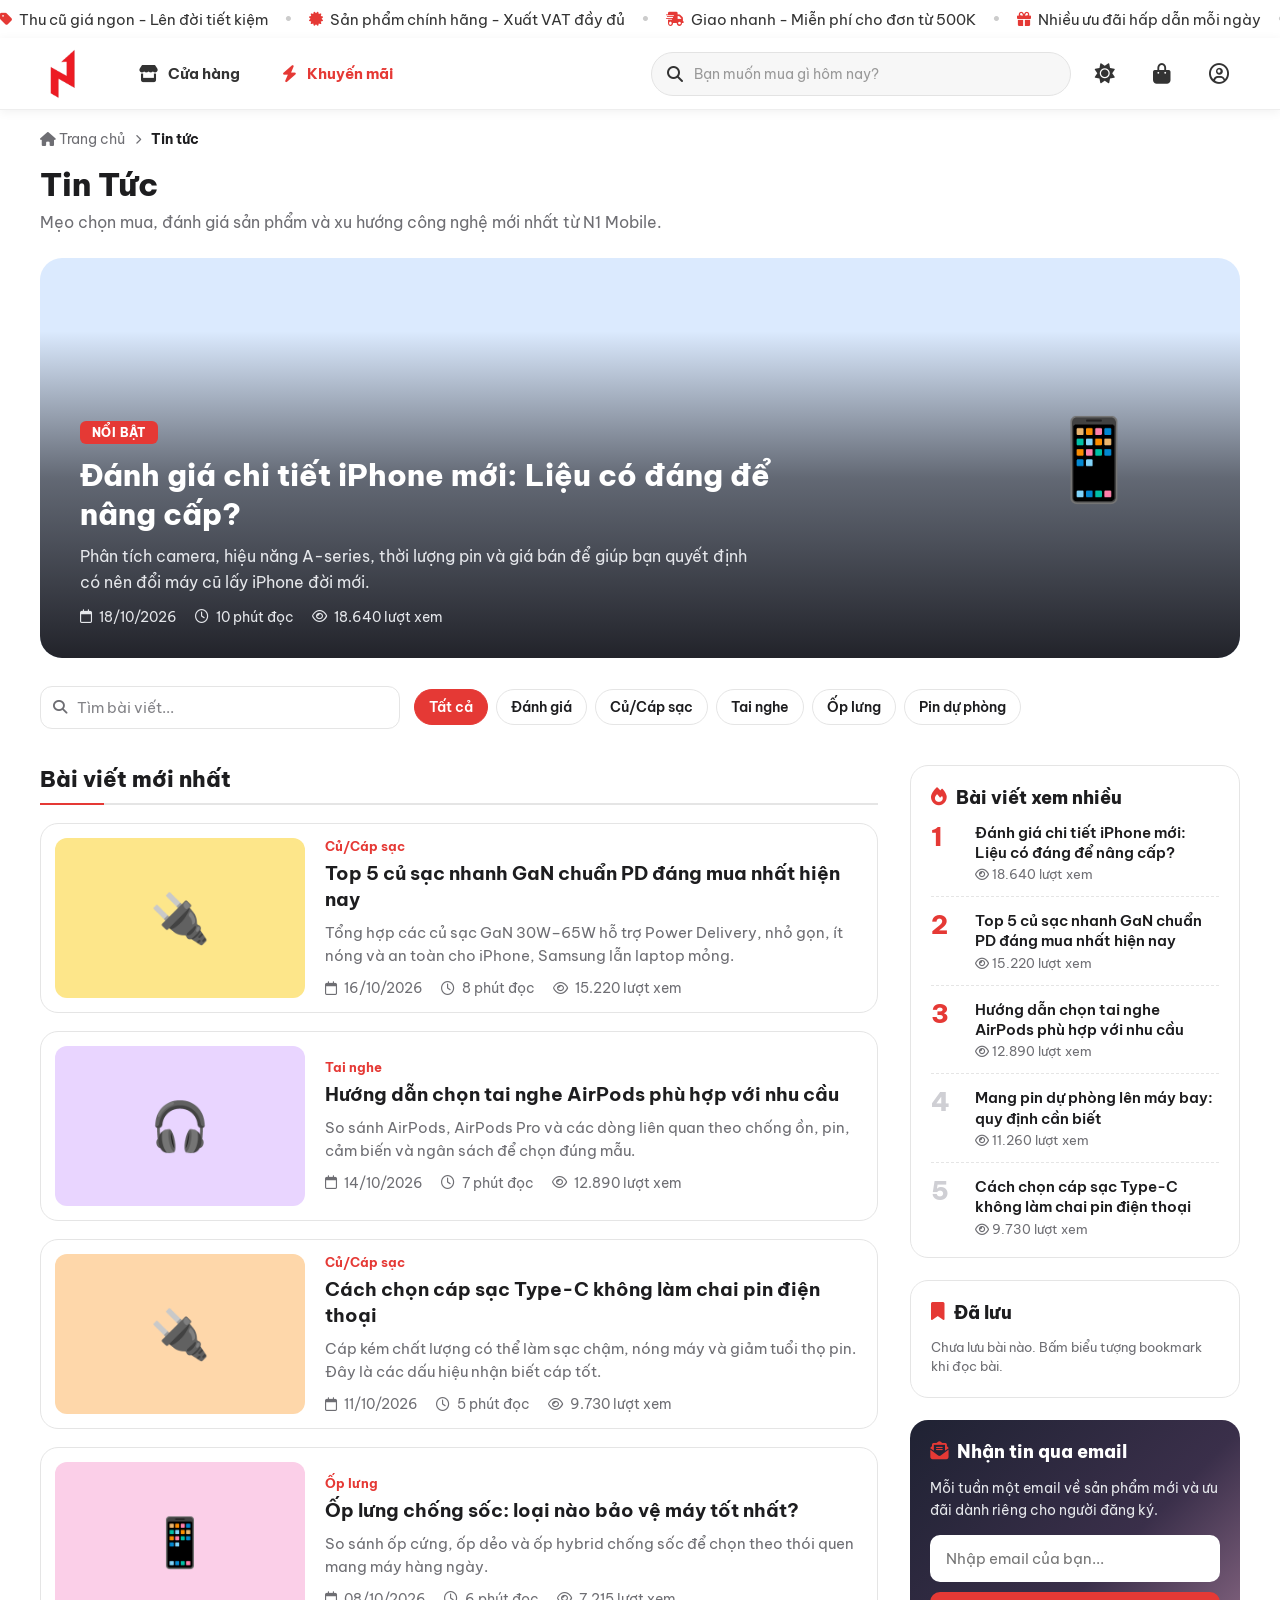
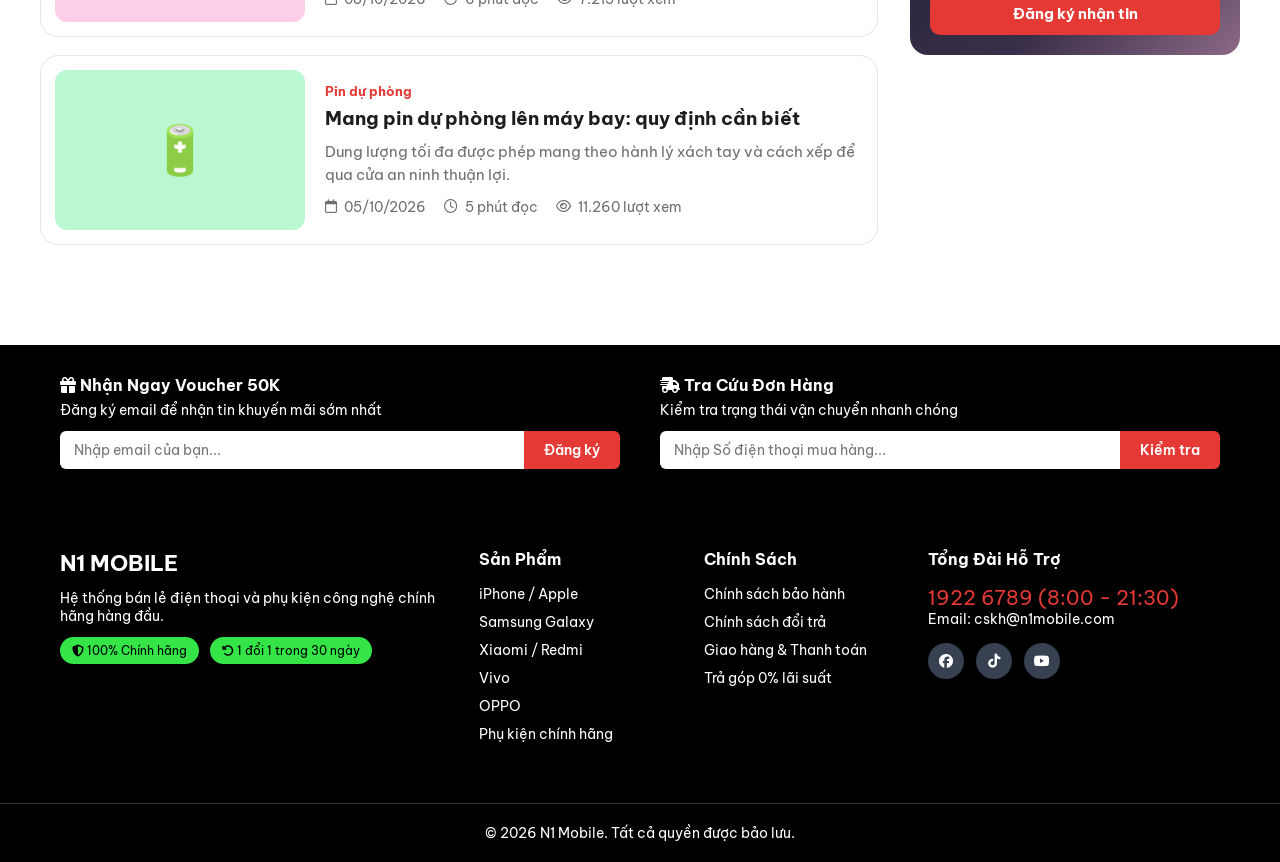
<file: tintuc.html>
<!doctype html>
<html lang="vi">
  <head>
    <meta charset="UTF-8" />
    <meta name="viewport" content="width=device-width, initial-scale=1.0" />
    <title>Tin tức phụ kiện - N1 Mobile</title>

    <link rel="preconnect" href="https://fonts.googleapis.com" />
    <link rel="preconnect" href="https://fonts.gstatic.com" crossorigin />
    <link
      href="https://fonts.googleapis.com/css2?family=Be+Vietnam+Pro:ital,wght@0,100;0,200;0,300;0,400;0,500;0,600;0,700;0,800;0,900;1,100;1,200;1,300;1,400;1,500;1,600;1,700;1,800;1,900&display=swap"
      rel="stylesheet"
    />
    <link
      href="https://fonts.googleapis.com/css2?family=Quicksand:wght@300..700&display=swap"
      rel="stylesheet"
    />
    <link
      rel="stylesheet"
      href="https://cdnjs.cloudflare.com/ajax/libs/font-awesome/6.4.0/css/all.min.css"
    />
<link rel="icon" type="image/png" href="logo.png?v=2" />

    <link rel="stylesheet" href="index.css" />
    <link rel="stylesheet" href="tintuc.css" />
  </head>
  <body>
    <div class="thong-bao-chay">
      <div class="khung-thong-bao">
        <div class="noi-dung-chay">
          <div class="nhom-thong-bao">
            <span><i class="fa-solid fa-tag"></i> Thu cũ giá ngon - Lên đời tiết kiệm</span>
            <b>•</b>
            <span><i class="fa-solid fa-certificate"></i> Sản phẩm chính hãng - Xuất VAT đầy đủ</span>
            <b>•</b>
            <span><i class="fa-solid fa-truck-fast"></i> Giao nhanh - Miễn phí cho đơn từ 500K</span>
            <b>•</b>
            <span><i class="fa-solid fa-gift"></i> Nhiều ưu đãi hấp dẫn mỗi ngày</span>
            <b>•</b>
          </div>
          <div class="nhom-thong-bao">
            <span><i class="fa-solid fa-tag"></i> Thu cũ giá ngon - Lên đời tiết kiệm</span>
            <b>•</b>
            <span><i class="fa-solid fa-certificate"></i> Sản phẩm chính hãng - Xuất VAT đầy đủ</span>
            <b>•</b>
            <span><i class="fa-solid fa-truck-fast"></i> Giao nhanh - Miễn phí cho đơn từ 500K</span>
            <b>•</b>
            <span><i class="fa-solid fa-gift"></i> Nhiều ưu đãi hấp dẫn mỗi ngày</span>
            <b>•</b>
          </div>
          <div class="nhom-thong-bao">
            <span><i class="fa-solid fa-tag"></i> Thu cũ giá ngon - Lên đời tiết kiệm</span>
            <b>•</b>
            <span><i class="fa-solid fa-certificate"></i> Sản phẩm chính hãng - Xuất VAT đầy đủ</span>
            <b>•</b>
            <span><i class="fa-solid fa-truck-fast"></i> Giao nhanh - Miễn phí cho đơn từ 500K</span>
            <b>•</b>
            <span><i class="fa-solid fa-gift"></i> Nhiều ưu đãi hấp dẫn mỗi ngày</span>
            <b>•</b>
          </div>
        </div>
      </div>
    </div>

    <header class="thanh-menu-chinh">
      <nav class="khung-dieu-huong">
        <a href="index.html" class="logo">
          <img
            src="logo.png"
            alt="N1 Mobile"
            title="N1 Mobile - Hệ thống bán lẻ điện thoại di động chính hãng"
          />
        </a>

        <ul class="danh-sach-menu">
          <li class="muc-menu">
            <a href="danhmuc.html">
              <i class="fa-solid fa-store"></i>
              <span>Cửa hàng</span>
            </a>
          </li>

          <li class="muc-menu">
            <a href="index.html#khuyen-mai" class="khuyen-mai">
              <i class="fa-solid fa-bolt"></i>
              <span>Khuyến mãi</span>
            </a>
          </li>
        </ul>

        <div class="cum-ben-phai">
          <div class="khung-tim-kiem">
            <div class="o-tim-kiem">
              <i class="fa-solid fa-magnifying-glass"></i>
              <input
                type="text"
                id="o-tim-kiem-input"
                placeholder="Bạn muốn mua gì hôm nay?"
                autocomplete="off"
              />
              <button
                type="button"
                class="nut-xoa-tim"
                id="nut-xoa-tim"
                title="Xóa"
                aria-label="Xóa tìm kiếm"
                hidden
              >
                <i class="fa-solid fa-xmark"></i>
              </button>
            </div>
            <div class="hop-goi-y" id="hop-goi-y" hidden></div>
          </div>

          <button
            type="button"
            class="icon-chuc-nang nut-giao-dien"
            id="nut-giao-dien"
            title="Chế độ sáng/tối"
            aria-label="Chuyển chế độ sáng tối"
          >
            <i class="fa-solid fa-sun" id="icon-giao-dien"></i>
          </button>

          <a href="giohang.html" class="icon-chuc-nang" title="Giỏ hàng">
            <i class="fa-solid fa-bag-shopping"></i>
            <span class="so-luong" id="badge-gio-hang">0</span>
          </a>

          <a href="taikhoan.html" class="icon-chuc-nang" title="Tài khoản">
            <i class="fa-regular fa-circle-user"></i>
          </a>
        </div>
      </nav>
    </header>

    <main class="tt-main">
      <div class="tt-container">
        <nav class="tt-breadcrumb" aria-label="Breadcrumb">
          <a href="index.html"><i class="fa-solid fa-house"></i> Trang chủ</a>
          <i class="fa-solid fa-chevron-right"></i>
          <strong>Tin tức</strong>
        </nav>

        <div id="tt-view-list">
          <header class="tt-heading">
            <h1>Tin Tức</h1>
            <p>Mẹo chọn mua, đánh giá sản phẩm và xu hướng công nghệ mới nhất từ N1 Mobile.</p>
          </header>

          <section id="tt-featured" aria-label="Bài viết nổi bật"></section>

          <div class="tt-toolbar" id="tt-toolbar">
            <div class="tt-search-wrap">
              <i class="fa-solid fa-magnifying-glass"></i>
              <input type="search" id="tt-search" placeholder="Tìm bài viết..." autocomplete="off" aria-label="Tìm kiếm tin tức" />
              <button type="button" class="tt-search-xoa" id="tt-search-xoa" hidden title="Xóa" aria-label="Xóa tìm kiếm">
                <i class="fa-solid fa-xmark"></i>
              </button>
            </div>
            <div class="tt-cats" id="tt-cats" role="tablist" aria-label="Lọc theo danh mục"></div>
          </div>

          <div class="tt-layout">
            <div class="tt-col-main">
              <h2 class="tt-section-title">Bài viết mới nhất <span class="tt-ket-qua" id="tt-ket-qua"></span></h2>
              <div class="tt-list" id="tt-list"></div>
              <p class="tt-rong" id="tt-rong" hidden>
                <i class="fa-regular fa-folder-open"></i>
                Không tìm thấy bài viết phù hợp.
              </p>
            </div>

            <aside class="tt-aside" aria-label="Cột bên">
              <section class="tt-box">
                <h2 class="tt-box-title"><i class="fa-solid fa-fire"></i> Bài viết xem nhiều</h2>
                <ol class="tt-popular" id="tt-popular"></ol>
              </section>

              <section class="tt-box" id="tt-box-da-luu">
                <h2 class="tt-box-title"><i class="fa-solid fa-bookmark"></i> Đã lưu</h2>
                <ul class="tt-saved" id="tt-saved"></ul>
                <p class="tt-saved-rong" id="tt-saved-rong">Chưa lưu bài nào. Bấm biểu tượng bookmark khi đọc bài.</p>
              </section>

              <section class="tt-box tt-sub" aria-labelledby="tt-sub-title">
                <h2 class="tt-box-title" id="tt-sub-title"><i class="fa-solid fa-envelope-open-text"></i> Nhận tin qua email</h2>
                <p>Mỗi tuần một email về sản phẩm mới và ưu đãi dành riêng cho người đăng ký.</p>
                <form id="tt-form-email" novalidate>
                  <input type="email" id="tt-email" placeholder="Nhập email của bạn..." autocomplete="email" aria-describedby="tt-email-tb" />
                  <button type="submit">Đăng ký nhận tin</button>
                  <p class="thong-bao-form" id="tt-email-tb" role="alert" aria-live="polite"></p>
                </form>
              </section>
            </aside>
          </div>
        </div>

        <div class="tt-progress" id="tt-progress" hidden aria-hidden="true">
          <div class="tt-progress-bar" id="tt-progress-bar"></div>
        </div>

        <article id="tt-view-detail" class="tt-article-detail" hidden></article>
      </div>
    </main>

    <button id="nutLenDauTrang" class="nut-len-dau-trang" title="Lên đầu trang">
      ⬆
    </button>

    <footer class="chan-trang">
      <div class="chan-trang-tren">
        <div class="khung-chan-trang">
          <div class="dang-ky-email">
            <h3><i class="fa-solid fa-gift"></i> Nhận Ngay Voucher 50K</h3>
            <p>Đăng ký email để nhận tin khuyến mãi sớm nhất</p>
            <form class="form-dang-ky" id="form-dang-ky" novalidate>
              <input
                type="email"
                id="email-dang-ky"
                name="email"
                placeholder="Nhập email của bạn..."
                autocomplete="email"
                aria-describedby="thong-bao-email"
              />
              <button type="submit">Đăng ký</button>
              <p class="thong-bao-form" id="thong-bao-email" role="alert" aria-live="polite"></p>
            </form>
          </div>

          <div class="tra-cuu-don">
            <h3><i class="fa-solid fa-truck-fast"></i> Tra Cứu Đơn Hàng</h3>
            <p>Kiểm tra trạng thái vận chuyển nhanh chóng</p>
            <form class="form-tra-cuu" id="form-tra-cuu" novalidate>
              <input
                type="tel"
                id="sdt-tra-cuu"
                name="sdt"
                inputmode="numeric"
                placeholder="Nhập Số điện thoại mua hàng..."
                autocomplete="tel"
                aria-describedby="thong-bao-sdt"
              />
              <button type="submit">Kiểm tra</button>
              <p class="thong-bao-form" id="thong-bao-sdt" role="alert" aria-live="polite"></p>
            </form>
          </div>
        </div>
      </div>

      <div class="chan-trang-chinh">
        <div class="khung-chan-trang">
          <div class="cot-chan-trang brand-col">
            <h2 class="logo-chan-trang">N1 MOBILE</h2>
            <p>Hệ thống bán lẻ điện thoại và phụ kiện công nghệ chính hãng hàng đầu.</p>
            <div class="huy-hieu-uy-tin">
              <span><i class="fa-solid fa-shield-halved"></i> 100% Chính hãng</span>
              <span><i class="fa-solid fa-rotate-left"></i> 1 đổi 1 trong 30 ngày</span>
            </div>
          </div>
          
          <div class="cot-chan-trang">
            <h4>Sản Phẩm</h4>
            <ul>
              <li><a href="danhmuc.html?cat=dienthoai&hang=Apple">iPhone / Apple</a></li>
              <li><a href="danhmuc.html?cat=dienthoai&hang=Samsung">Samsung Galaxy</a></li>
              <li><a href="danhmuc.html?cat=dienthoai&hang=Xiaomi">Xiaomi / Redmi</a></li>
              <li><a href="danhmuc.html?cat=dienthoai&hang=Vivo">Vivo</a></li>
              <li><a href="danhmuc.html?cat=dienthoai&hang=OPPO">OPPO</a></li>
              <li><a href="danhmuc.html?cat=phukien">Phụ kiện chính hãng</a></li>
            </ul>
          </div>

          <div class="cot-chan-trang">
            <h4>Chính Sách</h4>
            <ul>
              <li><a href="taikhoan.html#bao-hanh">Chính sách bảo hành</a></li>
              <li><a href="taikhoan.html#doi-tra">Chính sách đổi trả</a></li>
              <li><a href="taikhoan.html#giao-hang-thanh-toan">Giao hàng & Thanh toán</a></li>
              <li><a href="taikhoan.html#tra-gop">Trả góp 0% lãi suất</a></li>
            </ul>
          </div>

          <div class="cot-chan-trang">
            <h4>Tổng Đài Hỗ Trợ</h4>
            <p class="duong-day-nong">1922 6789 (8:00 - 21:30)</p>
            <p>Email: cskh@n1mobile.com</p>
            <div class="lien-ket-mxh">
              <a href="#"><i class="fa-brands fa-facebook"></i></a>
              <a href="#"><i class="fa-brands fa-tiktok"></i></a>
              <a href="#"><i class="fa-brands fa-youtube"></i></a>
            </div>
          </div>
        </div>
      </div>

      <div class="chan-trang-duoi">
        <div class="khung-chan-trang">
          <p>© 2026 N1 Mobile. Tất cả quyền được bảo lưu.</p>
        </div>
      </div>
    </footer>

    <script src="index.js"></script>
    <script src="nguoidung.js"></script>
    <script src="tintuc.js"></script>
  </body>
</html>
</file>
<file: index.css>
:root {
  --bg-main: #ffffff;
  --bg-dropdown: #ffffff;
  --text-main: #1d1d1f;
  --text-sub: #6e6e73;
  --border-color: #e5e5e5;
}

* {
  box-sizing: border-box;
  margin: 0;
  padding: 0;
}

html,
body {
  margin: 0;
  padding: 0;
}

body {
  background: #ffffff;
  color: #333;
  font-family: "Be Vietnam Pro", "Quicksand";
}

::-webkit-scrollbar {
  width: 10px;
}

::-webkit-scrollbar-track {
  background: #cccccc;
}

::-webkit-scrollbar-thumb {
  background: #888888;
}

::-webkit-scrollbar-thumb:hover {
  background: #e53935;
}

.thong-bao-chay {
  width: 100%;
  height: 38px;
  background: #ffffff;
  overflow: hidden;
  display: flex;
  align-items: center;
}

.khung-thong-bao {
  width: 100%;
  overflow: hidden;
  white-space: nowrap;
}

.noi-dung-chay {
  display: flex;
  width: max-content;
  animation: chay-chu 28s linear infinite;
}

.nhom-thong-bao {
  display: flex;
  align-items: center;
  gap: 16px;
  padding-right: 50px;
  flex-shrink: 0;
}

.nhom-thong-bao span {
  display: flex;
  align-items: center;
  gap: 7px;
  color: #333;
  font-size: 14.5px;
  white-space: nowrap;
}

.nhom-thong-bao i {
  color: #e53935;
  font-size: 14px;
}

.nhom-thong-bao b {
  color: #ccc;
  font-weight: 400;
}

@keyframes chay-chu {
  0% {
    transform: translateX(0);
  }
  100% {
    transform: translateX(-33.333%);
  }
}

.thong-bao-chay:hover .noi-dung-chay {
  animation-play-state: paused;
}

.thanh-menu-chinh {
  width: 100%;
  height: 72px;
  background: #ffffff;
  border-bottom: 1px solid #eeeeee;
  box-shadow: 0 2px 10px rgba(0, 0, 0, 0.06);
  position: sticky;
  top: 0;
  z-index: 1000;
}

.khung-dieu-huong {
  width: 100%;
  max-width: none;
  height: 100%;
  margin: 0 auto;
  padding: 0 clamp(16px, 3vw, 40px);
  display: flex;
  align-items: center;
  box-sizing: border-box;
}

.logo {
  width: 50px;
  display: flex;
  align-items: center;
  flex-shrink: 0;
  text-decoration: none;
  margin-right: 35px;
}

.logo img {
  width: 53px;
  height: auto;
  display: block;
  transition: transform 0.25s ease;
}

.logo:hover img {
  transform: scale(1.08);
}

.danh-sach-menu {
  height: 100%;
  margin: 0;
  padding: 0;
  display: flex;
  align-items: center;
  gap: 10px;
  list-style: none;
}

.muc-menu {
  height: 100%;
  position: relative;
  display: flex;
  align-items: center;
  font-weight: 700;
}

.muc-menu > a {
  height: 46px;
  padding: 0 16px;
  display: flex;
  align-items: center;
  gap: 10px;
  color: #333333;
  text-decoration: none;
  font-size: 15px;
  border-radius: 9px;
  transition: 0.2s ease;
}

.muc-menu > a:hover {
  color: #e53935;
  background: #fff3f3;
}

.muc-menu > a > i:first-child {
  font-size: 17px;
}

.mui-ten {
  font-size: 10px !important;
  margin-left: 2px;
  transition: transform 0.25s ease;
}

.co-menu-con:hover .mui-ten {
  transform: rotate(180deg);
}

.khuyen-mai {
  color: #e53935 !important;
}

.khuyen-mai:hover {
  background: #fff3f3 !important;
}

.menu-con {
  position: absolute;
  top: calc(100% - 3px);
  left: 8px;
  width: 210px;
  margin: 0;
  padding: 8px 0;
  list-style: none;
  background: white;
  border: 1px solid #eeeeee;
  border-radius: 12px;
  box-shadow: 0 10px 30px rgba(0, 0, 0, 0.12);
  opacity: 0;
  visibility: hidden;
  transform: translateY(8px);
  transition: 0.2s ease;
}

.co-menu-con:hover .menu-con {
  opacity: 1;
  visibility: visible;
  transform: translateY(0);
}

.menu-con li {
  width: 100%;
}

.menu-con a {
  height: 43px;
  padding: 0 18px;
  display: flex;
  align-items: center;
  color: #333333;
  text-decoration: none;
  font-size: 14px;
  transition: 0.2s ease;
}

.menu-con a:hover {
  color: #e53935;
  background: #fff3f3;
  padding-left: 23px;
}

html {
  scroll-behavior: smooth;
}

#khuyen-mai {
  scroll-margin-top: 80px;
}

.cum-ben-phai {
  margin-left: auto;
  display: flex;
  align-items: center;
  gap: 12px;
}

.o-tim-kiem {
  width: 420px;
  height: 44px;
  display: flex;
  align-items: center;
  padding: 0 15px;
  background: #f7f7f7;
  border: 1px solid #e3e3e3;
  border-radius: 23px;
  transition: 0.25s ease;
}

.o-tim-kiem i {
  color: #333333;
  font-size: 16px;
  margin-right: 11px;
}

.o-tim-kiem input {
  width: 100%;
  height: 100%;
  padding: 0;
  border: none;
  outline: none;
  background: transparent;
  font-family: inherit;
  font-size: 14px;
  color: #333333;
}

.o-tim-kiem input::placeholder {
  color: #999999;
}

.o-tim-kiem:focus-within {
  background: #ffffff;
  border-color: #e53935;
  box-shadow: 0 0 0 3px rgba(229, 57, 53, 0.08);
}

.o-tim-kiem:focus-within i {
  color: #e53935;
}

.khung-tim-kiem {
  position: relative;
  flex-shrink: 0;
}

.o-tim-kiem .nut-xoa-tim {
  display: flex;
  align-items: center;
  justify-content: center;
  width: 22px;
  height: 22px;
  margin-left: 6px;
  padding: 0;
  border: none;
  border-radius: 50%;
  background: #e0e0e0;
  color: #555;
  cursor: pointer;
  flex-shrink: 0;
  transition:
    background 0.2s,
    color 0.2s;
}

.o-tim-kiem .nut-xoa-tim:hover {
  background: #e53935;
  color: #fff;
}

.o-tim-kiem .nut-xoa-tim i {
  margin: 0;
  font-size: 11px;
  color: inherit;
}

.hop-goi-y {
  position: absolute;
  top: calc(100% + 8px);
  left: 0;
  right: 0;
  min-width: 320px;
  max-height: 360px;
  overflow-y: auto;
  background: #ffffff;
  border: 1px solid #e5e5e5;
  border-radius: 14px;
  box-shadow: 0 12px 32px rgba(0, 0, 0, 0.14);
  z-index: 1200;
  padding: 8px 0;
}

.hop-goi-y .goi-y-tieu-de {
  padding: 8px 16px 4px;
  font-size: 11px;
  font-weight: 600;
  color: #999;
  text-transform: uppercase;
  letter-spacing: 0.5px;
}

.hop-goi-y .muc-goi-y {
  display: flex;
  align-items: center;
  gap: 12px;
  padding: 10px 16px;
  cursor: pointer;
  transition: background 0.15s;
  text-decoration: none;
  color: inherit;
}

.hop-goi-y .muc-goi-y:hover,
.hop-goi-y .muc-goi-y.dang-chon {
  background: #fff3f3;
}

.hop-goi-y .muc-goi-y i {
  width: 28px;
  height: 28px;
  display: flex;
  align-items: center;
  justify-content: center;
  border-radius: 8px;
  background: #f5f5f5;
  color: #e53935;
  font-size: 13px;
  flex-shrink: 0;
}

.hop-goi-y .muc-goi-y .ten-sp {
  font-size: 14px;
  font-weight: 600;
  color: #1d1d1f;
}

.hop-goi-y .muc-goi-y .hang-sp {
  font-size: 12px;
  color: #6e6e73;
  margin-top: 2px;
}

.hop-goi-y .khong-ket-qua {
  padding: 20px 16px;
  text-align: center;
  color: #999;
  font-size: 14px;
}

.hop-goi-y .khong-ket-qua i {
  display: block;
  font-size: 24px;
  margin-bottom: 8px;
  color: #ccc;
}

body.che-do-toi .hop-goi-y {
  background: #1e1e1e;
  border-color: #333;
  box-shadow: 0 12px 32px rgba(0, 0, 0, 0.45);
}

body.che-do-toi .hop-goi-y .goi-y-tieu-de {
  color: #888;
}

body.che-do-toi .hop-goi-y .muc-goi-y:hover,
body.che-do-toi .hop-goi-y .muc-goi-y.dang-chon {
  background: #2a2a2a;
}

body.che-do-toi .hop-goi-y .muc-goi-y i {
  background: #333;
  color: #ff4d4d;
}

body.che-do-toi .hop-goi-y .muc-goi-y .ten-sp {
  color: #fff;
}

body.che-do-toi .hop-goi-y .muc-goi-y .hang-sp {
  color: #aaa;
}

body.che-do-toi .o-tim-kiem .nut-xoa-tim {
  background: #444;
  color: #ccc;
}

body.che-do-toi .o-tim-kiem .nut-xoa-tim:hover {
  background: #e53935;
  color: #fff;
}

.icon-chuc-nang {
  position: relative;
  width: 45px;
  height: 45px;
  display: flex;
  align-items: center;
  justify-content: center;
  flex-shrink: 0;
  color: #333333;
  text-decoration: none;
  border-radius: 10px;
  font-size: 20px;
  transition: 0.2s ease;
  background: transparent;
  border: none;
  cursor: pointer;
  padding: 0;
  font-family: inherit;
}

.icon-chuc-nang:hover {
  color: #e53935;
  background: #fff3f3;
  transform: translateY(-1px);
}

.nut-giao-dien #icon-giao-dien {
  transition:
    transform 0.35s ease,
    color 0.2s ease;
}

.nut-giao-dien:hover #icon-giao-dien {
  transform: rotate(25deg);
}

.so-luong {
  position: absolute;
  top: 2px;
  right: 1px;
  min-width: 17px;
  height: 17px;
  padding: 0 4px;
  display: flex;
  align-items: center;
  justify-content: center;
  background: #e53935;
  color: white;
  border-radius: 50%;
  font-size: 10px;
  line-height: 1;
}

@media (max-width: 1200px) {
  .logo {
    margin-right: 15px;
  }
  .muc-menu > a {
    padding: 0 11px;
  }
}

@media (max-width: 950px) {
  .o-tim-kiem {
    width: 250px;
  }
  .muc-menu > a span {
    display: none;
  }
  .muc-menu > a {
    width: 45px;
    justify-content: center;
    padding: 0;
  }
  .mui-ten {
    display: none;
  }
}

.tieu-de-phan-apple {
  width: 100%;
  max-width: none;
  margin: 60px 0 30px;
  padding: 0 150px;
  display: flex;
  justify-content: space-between;
  align-items: center;
  box-sizing: border-box;
}

.tieu-de-phan-apple h2 {
  font-size: 30px;
  font-weight: 500;
  color: #000000;
  margin: 0;
}

.nut-chuyen-slide {
  position: absolute;
  top: 50%;
  transform: translateY(-50%);
  width: 40px;
  height: 40px;
  border-radius: 50%;

  background: rgba(140, 140, 145, 0.398);
  backdrop-filter: blur(15px);
  -webkit-backdrop-filter: blur(15px);
  border: 1px solid rgba(255, 255, 255, 0.25);

  color: #ffffff;
  font-size: 15px;
  cursor: pointer;

  display: flex;
  align-items: center;
  justify-content: center;
  z-index: 25;

  box-shadow: 0 4px 12px rgba(0, 0, 0, 0.15);
  transition:
    background 0.3s ease,
    transform 0.2s ease,
    color 0.2s ease;
}

.nut-chuyen-slide:hover {
  background: rgba(255, 255, 255, 0.95);
  color: #1d1d1f;
  transform: translateY(-50%) scale(1.1);
  box-shadow: 0 6px 16px rgba(0, 0, 0, 0.25);
}

.nut-truoc {
  left: 20px;
}

.nut-sau {
  right: 20px;
}

.slider-chinh {
  margin: 0px auto 0;
  width: 100%;
  height: 650px;
  position: relative;
  overflow: hidden;
  background-color: #f5f5f7;
}

.khung-slider {
  width: 100%;
  height: 100%;
  position: relative;
  overflow: hidden;
}

.duong-ray-slider {
  display: flex;
  width: 100%;
  height: 100%;
  transition: transform 0.6s cubic-bezier(0.25, 1, 0.5, 1);
}

.slide {
  flex: 0 0 100%;
  width: 100%;
  height: 100%;
  position: relative;
  overflow: hidden;
  box-sizing: border-box;
}

.slide.slide-giua {
  display: flex;
  flex-direction: column;
  align-items: center;
  justify-content: space-between;
  height: 100%;
  padding-top: 24px;
  padding-bottom: 0;
  margin-bottom: 0;
  box-sizing: border-box;
  position: relative;
  background: #ffffff;
  font-family: "Quicksand";
}

.slide.slide-giua .noi-dung-hero {
  text-align: center;
  z-index: 2;
  flex: 0 0 auto;
}

.slide.slide-giua .tieu-de-hero {
  font-size: 20px;
  font-weight: 600;
  line-height: 1.1;
  margin: 0 0 5px 0;
  color: #1d1d1f;
}
.slide.slide-giua .tieu-de-hero-lon {
  font-size: 40px;
  font-weight: 900;
  line-height: 1.1;
  margin: 0;
  color: #000000;
}
.slide.slide-giua .mo-ta-hero {
  font-size: 15px;
  color: #000000;
  line-height: 1.4;
  margin: 10px 0 0 0;
  font-weight: 300;
}

.slide.slide-giua .khung-anh-hero {
  flex: 1 1 auto;
  width: 100%;
  height: 100%;
  display: flex;
  justify-content: center;
  align-items: flex-end;
  position: relative;
  margin-bottom: 0;
  padding-bottom: 0;
  overflow: hidden;
}

.slide.slide-giua .khung-anh-hero video {
  display: block;
  height: 100%;
  max-height: 100%;
  width: auto;
  object-fit: contain;
  object-position: bottom center;
}

.slide.slide-giua .nut-cta-hero {
  position: absolute;
  bottom: 25px;
  left: 50%;
  transform: translateX(-50%);
  z-index: 10;

  display: flex;
  align-items: center;
  gap: 12px;

  background: rgba(255, 255, 255, 0.72);
  backdrop-filter: blur(16px);
  -webkit-backdrop-filter: blur(16px);
  box-shadow: 0 4px 20px rgba(0, 0, 0, 0.08);
  border-radius: 30px;
  padding: 6px 6px 6px 18px;
  white-space: nowrap;
}

.slide.slide-giua .hop-gia {
  font-size: 13px;
  font-weight: 600;
  color: #1d1d1f;
}

.slide.slide-giua .xem-chi-tiet {
  background: #006dd3;
  color: #ffffff;
  padding: 8px 16px;
  border-radius: 20px;
  font-size: 13px;
  font-weight: 600;
  text-decoration: none;
  transition: background 0.2s ease;
}

.slide.slide-giua .xem-chi-tiet:hover {
  background: #0080ff;
}

.slide.slide-2 {
  background-color: #000000;
  font-family: "Quicksand";
}

.slide.slide-2 .khung-anh-hero {
  width: 100%;
  height: 100%;
  position: relative;
}

.slide.slide-2 video {
  width: 100%;
  height: 100%;
  object-fit: cover;
  object-position: center;
  display: block;
}

.slide.slide-2 .noi-dung-goc-trai-duoi {
  position: absolute;
  bottom: 40px;
  left: 50px;
  z-index: 5;
  text-align: left;
  color: #ffffff;
  pointer-events: none;
}

.slide.slide-2 .tieu-de-phu {
  display: block;
  font-size: 18px;
  font-weight: 600;
  color: #f5f5f7;
  margin-bottom: 2px;
}

.slide.slide-2 .tieu-de-chinh {
  font-size: 44px;
  font-weight: 700;
  line-height: 1.05;
  margin: 0;
  color: #ffffff;
}

.slide.slide-2 .nut-xem-day-du {
  position: absolute;
  bottom: 40px;
  right: 50px;
  z-index: 5;

  display: flex;
  align-items: center;
  gap: 8px;

  background: rgba(255, 255, 255, 0.15);
  backdrop-filter: blur(12px);
  -webkit-backdrop-filter: blur(12px);

  border: 1px solid rgba(255, 255, 255, 0.25);
  color: #ffffff;
  padding: 10px 18px;
  border-radius: 30px;
  font-size: 13px;
  font-weight: 500;
  cursor: pointer;
  transition: background 0.2s ease;
}

.slide.slide-2 .nut-xem-day-du:hover {
  background: rgba(255, 255, 255, 0.25);
}

.slide-3 {
  position: relative;
  width: 100%;
  height: 100%;
  overflow: hidden;
  background-color: #0c121c;
  font-family: "Quicksand";
}

.slide-3 .link-video {
  display: block;
  width: 100%;
  height: 100%;
}

.slide-3 .anh-trinh-chieu {
  width: 100%;
  height: 100%;
  object-fit: cover;
  object-position: center;
  display: block;
}

.slide-3 .noi-dung-slide {
  position: absolute;
  top: 45px;
  right: 50px;
  max-width: 300px;
  z-index: 2;
  font-weight: bold;
  text-align: right;
}

.slide-3 .tieu-de-slide {
  color: #ffffff;
  font-size: 70px;
  font-weight: 600;
  line-height: 1.35;
  letter-spacing: -0.5px;
}
.slide-3 .tieu-de-slide-chi-tiet {
  color: #ffffff;
  font-size: 25px;
  font-weight: 400;
  line-height: 1.35;
  letter-spacing: -0.5px;
}

.khung-hieu-ung-sang {
  position: relative;
  display: block;
  overflow: hidden;
}

.khung-hieu-ung-sang::before {
  content: "";
  position: absolute;
  top: 0;
  left: -75%;
  width: 50%;
  height: 100%;
  background: linear-gradient(
    to right,
    rgba(255, 255, 255, 0) 0%,
    rgba(255, 255, 255, 0.25) 50%,
    rgba(255, 255, 255, 0) 100%
  );
  transform: skewX(-25deg);
  z-index: 2;
  transition: all 0.75s ease;
}

.khung-hieu-ung-sang:hover::before {
  left: 125%;
}

.dau-cham-slider {
  width: 100%;
  background: #ffffff;
  display: flex;
  justify-content: center;
  align-items: center;
  gap: 10px;
  padding: 15px 0 25px 0;
}

.cham {
  width: 40px;
  height: 3px;
  background-color: rgba(0, 0, 0, 0.12);
  border-radius: 2px;
  position: relative;
  overflow: hidden;
}

.thanh-tien-trinh {
  position: absolute;
  top: 0;
  left: 0;
  height: 100%;
  width: 0%;
  background-color: #1d1d1f;
  transition: width 0.1s linear;
}

@keyframes fillProgress {
  from {
    width: 0%;
  }
  to {
    width: 100%;
  }
}

@media (max-width: 768px) {
  .tieu-de-hero {
    font-size: 34px;
  }

  .tieu-de-phu {
    font-size: 18px;
  }

  .mo-ta-hero {
    font-size: 15px;
  }
}

.tieu-de-phan-android {
  width: 100%;
  max-width: none;
  margin: 40px 0 30px;
  padding: 0 150px;
  display: flex;
  justify-content: space-between;
  align-items: center;
  box-sizing: border-box;
}

.tieu-de-phan-android h2 {
  font-size: 30px;
  font-weight: 500;
  color: #000000;
  margin: 0;
}

.tieu-de-phan-android a {
  font-size: 16px;
  color: #6e6e73;
  text-decoration: none;
  display: flex;
  align-items: center;
  gap: 6px;
  transition: color 0.25s;
}

.tieu-de-phan-android a:hover {
  color: #007aff;
}

.tieu-de-phan-android a i {
  font-size: 12px;
}

.xem-them,
a.xem-them {
  display: inline-flex;
  align-items: center;
  justify-content: center;
  gap: 6px;
  line-height: 1;
  text-decoration: none;
}

.xem-them i,
.xem-them svg {
  display: inline-block;
  vertical-align: middle;
  font-size: 13px;
  margin: 0;
  position: relative;
  top: 1px;
}

.banner-san-pham {
  width: 100%;
  padding: 2px 150px;
}

.noi-dung-banner {
  max-width: 100%;
  margin: 0 auto;
  background: #f5f5f5;
  padding: 50px 100px;
  display: flex;
  align-items: center;
  justify-content: space-between;
  gap: 50px;
}

.noi-dung-banner.dao-chieu {
  flex-direction: row-reverse;
}
.van-ban-banner {
  flex: 1;
  max-width: 420px;
}

.noi-dung-banner.dao-chieu .van-ban-banner {
  text-align: right;
}

.nhan-banner {
  font-size: 13px;
  color: #6e6e6e;
  margin-bottom: 10px;
  text-transform: uppercase;
  letter-spacing: 1.2px;
  font-weight: 600;
}

.van-ban-banner h2 {
  font-size: 30px;
  color: #1d1d1f;
  margin-bottom: 14px;
  line-height: 1.2;
}

.mo-ta-banner {
  font-size: 16px;
  color: #6e6e6e;
  line-height: 1.6;
  margin-bottom: 28px;
}

.nhom-nut-banner {
  display: flex;
  gap: 12px;
}

.noi-dung-banner.dao-chieu .nhom-nut-banner {
  justify-content: flex-end;
}

.nut-chinh {
  background: #1d1d1f;
  color: #ffffff;
  padding: 11px 26px;
  border-radius: 980px;
  text-decoration: none;
  font-size: 14px;
  font-weight: 500;
  transition: background 0.25s ease;
}

.nut-chinh:hover {
  background: #000000;
}

.nut-phu {
  background: transparent;
  color: #e53935;
  padding: 11px 26px;
  border-radius: 980px;
  text-decoration: none;
  font-size: 14px;
  font-weight: 500;
  border: 1px solid #e53935;
  transition: all 0.25s ease;
}

.nut-phu:hover {
  background: #e53935;
  color: #ffffff;
}

.anh-banner .lien-ket-anh {
  display: inline-block;
  text-decoration: none;
}

.anh-banner .lien-ket-anh img {
  max-width: 100%;
  max-height: 100%;
  width: auto;
  height: auto;
  object-fit: contain;
  transition:
    transform 0.5s cubic-bezier(0.25, 1, 0.5, 1),
    filter 0.5s ease;
  filter: drop-shadow(0 10px 15px rgba(0, 0, 0, 0.08));
}

.anh-banner .lien-ket-anh:hover img {
  transform: scale(1.05);
  filter: drop-shadow(0 22px 25px rgba(0, 0, 0, 0.18)) brightness(1.08);
}

@media (max-width: 992px) {
  .noi-dung-banner,
  .noi-dung-banner.dao-chieu {
    flex-direction: column;
    text-align: center;
    padding: 40px 24px;
    gap: 30px;
  }

  .van-ban-banner {
    max-width: 100%;
  }

  .noi-dung-banner.dao-chieu .van-ban-banner {
    text-align: center;
  }

  .nhom-nut-banner,
  .noi-dung-banner.dao-chieu .nhom-nut-banner {
    justify-content: center;
  }

  .van-ban-banner h2 {
    font-size: 28px;
  }

  .anh-banner {
    width: 100%;
    height: 300px;
    display: flex;
    align-items: center;
    justify-content: center;
  }

  .anh-banner .lien-ket-anh {
    display: flex;
    align-items: center;
    justify-content: center;
    max-width: 100%;
    height: 100%;
  }

  .anh-banner .lien-ket-anh img {
    width: auto;
    height: 100%;
    max-width: 100%;
    max-height: 100%;
    object-fit: contain;
  }
}

@media (max-width: 576px) {
  .banner-san-pham {
    padding: 40px 12px;
  }

  .noi-dung-banner {
    border-radius: 0;
    padding: 30px 20px;
  }

  .van-ban-banner h2 {
    font-size: 24px;
  }

  .anh-banner {
    height: 240px;
  }
}

.khung-khuyen-mai {
  max-width: 70%;
  margin: 50px auto 10px;
  padding: 0;
}

.anh-khuyen-mai-tren {
  width: 100%;
  height: auto;
  display: block;
  border-radius: 12px;
}

.khung-slider-voucher {
  position: relative;
  max-width: 70%;
  margin: 0px auto 0;
  overflow: hidden;
  border-radius: 16px;
  box-shadow: 0 8px 30px rgba(0, 0, 0, 0.12);
}

.duong-ray-voucher {
  display: flex;
  transition: transform 0.5s ease-in-out;
  height: 350px;
}

.slide-voucher {
  min-width: 100%;
  box-sizing: border-box;
  display: block;
}

.slide-voucher img {
  width: 100%;
  height: 350px;
  display: block;
  object-fit: cover;
}

.nut-vc {
  position: absolute;
  top: 50%;
  transform: translateY(-50%);
  width: 32px;
  height: 70px;
  background: rgba(0, 0, 0, 0.35);
  color: #ffffff;
  border: none;
  cursor: pointer;
  font-size: 20px;
  display: flex;
  align-items: center;
  justify-content: center;
  transition: all 0.3s ease;
  z-index: 10;
}

.nut-vc:hover {
  background: rgba(0, 0, 0, 0.7);
}

.nut-vc-truoc {
  left: 0;
  border-radius: 0 8px 8px 0;
}

.nut-vc-sau {
  right: 0;
  border-radius: 8px 0 0 8px;
}

.dau-cham-vc {
  position: absolute;
  bottom: 15px;
  left: 50%;
  transform: translateX(-50%);
  display: flex;
  gap: 8px;
  z-index: 10;
}

.cham-vc {
  width: 10px;
  height: 10px;
  background-color: rgba(255, 255, 255, 0.5);
  border-radius: 50%;
  cursor: pointer;
  transition: all 0.3s ease;
}

.cham-vc.active,
.cham-vc:hover {
  background-color: #ffffff;
  transform: scale(1.3);
}

.anh-gif-voucher {
  display: block;
  width: 100%;
  text-align: center;
  margin-top: 10px;
}

.anh-gif-voucher img {
  max-width: 70%;
  height: auto;
  display: block;
  margin: 0 auto;
  border-radius: 12px;
  box-shadow: 0 8px 30px rgba(0, 0, 0, 0.12);
}

.slider-xoe-quat {
  display: flex;
  width: 70%;
  height: 300px;
  margin: 10px auto;
  gap: 12px;
}

.muc-xoe-quat {
  position: relative;
  flex: 1;
  height: 100%;
  border-radius: 16px;
  overflow: hidden;
  cursor: pointer;
  box-shadow: 0 8px 20px rgba(0, 0, 0, 0.1);

  transition: flex 0.6s cubic-bezier(0.25, 1, 0.5, 1);
}

.muc-xoe-quat a {
  display: block;
  width: 100%;
  height: 100%;
}

.muc-xoe-quat img {
  width: 100%;
  height: 100%;
  object-fit: cover;
  object-position: center;
}

.chu-thich-xoe-quat {
  position: absolute;
  bottom: 0;
  left: 0;
  right: 0;
  padding: 15px;
  background: linear-gradient(transparent, rgba(0, 0, 0, 0.7));
  color: #ffffff;
  font-weight: 500;
  font-size: 15px;
  white-space: nowrap;
}

.slider-xoe-quat:hover .muc-xoe-quat:hover {
  flex: 4;
}

.slider-xoe-quat:hover .muc-xoe-quat:not(:hover) {
  flex: 0.8;
  filter: brightness(0.85);
}

.phan-tin-tuc,
.phan-danh-gia,
.phan-thuong-hieu {
  width: 100%;
  max-width: none;
  margin: 60px 0;
  padding: 0 150px;
  box-sizing: border-box;
}

.tieu-de-phan {
  display: flex;
  justify-content: space-between;
  align-items: flex-end;
  margin-bottom: 28px;
}

.tieu-de-phan.can-giua {
  flex-direction: column;
  align-items: center;
  text-align: center;
}

.tieu-de-phan h2 {
  font-size: 28px;
  font-weight: 700;
  color: var(--text-main);
  transition: color 0.3s ease;
}

.mo-ta-phan {
  font-size: 15px;
  color: var(--text-sub);
  margin-top: 6px;
  font-weight: 500;
}

.xem-tat-ca {
  color: #006dd3;
  text-decoration: none;
  font-size: 14px;
  font-weight: 600;
  transition: color 0.2s;
}

.xem-tat-ca:hover {
  color: #0080ff;
}

.luoi-tin-tuc {
  display: grid;
  grid-template-columns: repeat(auto-fit, minmax(320px, 1fr));
  gap: 24px;
}

.the-tin-tuc {
  background: var(--bg-dropdown);
  border: 1px solid var(--border-color);
  border-radius: 16px;
  overflow: hidden;
  transition:
    transform 0.3s ease,
    box-shadow 0.3s ease,
    background-color 0.3s ease;
}

.the-tin-tuc:hover {
  transform: translateY(-6px);
  box-shadow: 0 12px 30px rgba(0, 0, 0, 0.12);
}

.anh-tin-tuc {
  width: 100%;
  height: 200px;
  overflow: hidden;
}

.anh-tin-tuc img {
  width: 100%;
  height: 100%;
  object-fit: cover;
  transition: transform 0.4s ease;
}

.the-tin-tuc:hover .anh-tin-tuc img {
  transform: scale(1.05);
}

.than-tin-tuc {
  padding: 20px;
}

.ngay-tin-tuc {
  font-size: 12px;
  color: var(--text-sub);
  font-weight: 500;
}

.tieu-de-tin-tuc {
  font-size: 17px;
  font-weight: 700;
  color: var(--text-main);
  margin: 8px 0 10px;
  line-height: 1.35;
}

.mo-ta-tin-tuc {
  font-size: 14px;
  color: var(--text-sub);
  line-height: 1.5;
  font-weight: 500;

  display: -webkit-box;
  -webkit-line-clamp: 2;
  line-clamp: 2;
  -webkit-box-orient: vertical;
  overflow: hidden;
}

button.the-tin-tuc-nut {
  width: 100%;
  text-align: left;
  background: var(--bg-main, #ffffff);
  border: 1px solid var(--border-color, #e5e5e5);
  border-radius: 16px;
  padding: 0;
  overflow: hidden;
  cursor: pointer;
  font-family: inherit;
  display: flex;
  flex-direction: column;
  transition: all 0.3s ease;
  box-shadow: 0 2px 12px rgba(0, 0, 0, 0.03);
}

button.the-tin-tuc-nut:hover {
  transform: translateY(-4px);
  border-color: #e53935 !important;
  box-shadow: 0 10px 25px rgba(229, 57, 53, 0.15);
}
.luoi-danh-gia {
  display: grid;
  grid-template-columns: repeat(auto-fit, minmax(300px, 1fr));
  gap: 24px;
}

.the-danh-gia {
  background: var(--bg-dropdown);
  border: 1px solid var(--border-color);
  padding: 28px;
  border-radius: 16px;
  display: flex;
  flex-direction: column;
  justify-content: space-between;
  transition:
    background-color 0.3s ease,
    border-color 0.3s ease;
}

.sao {
  color: #ffb800;
  font-size: 14px;
  margin-bottom: 14px;
}

.sao i {
  margin-right: 2px;
}

.noi-dung-danh-gia {
  font-size: 14.5px;
  color: var(--text-main);
  line-height: 1.6;
  font-weight: 500;
  margin-bottom: 20px;
  font-style: italic;
}

.thong-tin-nguoi-dung {
  display: flex;
  align-items: center;
  gap: 12px;
}

.thong-tin-nguoi-dung img {
  width: 46px;
  height: 46px;
  border-radius: 50%;
  object-fit: cover;
}

.thong-tin-nguoi-dung h4 {
  font-size: 15px;
  font-weight: 700;
  color: var(--text-main);
  margin: 0;
}

.thong-tin-nguoi-dung span {
  font-size: 12px;
  color: var(--text-sub);
  font-weight: 500;
}

.danh-sach-thuong-hieu {
  display: flex;
  justify-content: space-around;
  align-items: center;
  flex-wrap: wrap;
  gap: 24px;
  padding: 20px 0;
}

.muc-thuong-hieu {
  display: flex;
  align-items: center;
  justify-content: center;
  padding: 10px;
  transition: transform 0.25s ease;
}

.muc-thuong-hieu:hover {
  transform: scale(1.08);
}

.muc-thuong-hieu img {
  max-height: 55px;
  width: auto;
  object-fit: contain;
}

@media (max-width: 768px) {
  .phan-tin-tuc,
  .phan-danh-gia,
  .phan-thuong-hieu {
    padding: 0 20px;
    margin: 40px auto;
  }
  .tieu-de-phan h2 {
    font-size: 22px;
  }
}

.chan-trang {
  background-color: #000000;
  color: #ffffff;
  font-size: 14px;
  margin-top: 60px;
}

.khung-chan-trang {
  max-width: 1200px;
  margin: 0 auto;
  padding: 0 20px;
  display: flex;
  justify-content: space-between;
}

.chan-trang-tren {
  background-color: #000000;
  padding: 30px 0;
}

.chan-trang-tren .khung-chan-trang {
  gap: 40px;
}

.dang-ky-email,
.tra-cuu-don {
  flex: 1;
}

.chan-trang-tren h3 {
  color: #ffffff;
  font-size: 16px;
  margin-bottom: 6px;
}

.form-dang-ky,
.form-tra-cuu {
  display: flex;
  margin-top: 12px;
}

.form-dang-ky input,
.form-tra-cuu input {
  flex: 1;
  padding: 10px 14px;
  border: none;
  border-radius: 6px 0 0 6px;
  outline: none;
  background: #ffffff;
  color: #000000;
}

.form-dang-ky button,
.form-tra-cuu button {
  padding: 10px 20px;
  background: #e53935;
  color: #ffffff;
  border: none;
  border-radius: 0 6px 6px 0;
  cursor: pointer;
  font-weight: 600;
  transition: 0.3s;
}

.form-dang-ky button:hover,
.form-tra-cuu button:hover {
  background: #c62828;
}

.chan-trang-chinh {
  padding: 50px 0;
}

.chan-trang-chinh .khung-chan-trang {
  display: grid;
  grid-template-columns: 2fr 1fr 1fr 1.5fr;
  gap: 30px;
}

.logo-chan-trang {
  color: #fff;
  font-size: 22px;
  margin-bottom: 12px;
}

.huy-hieu-uy-tin span {
  display: inline-block;
  background: #35e547;
  color: #000000;
  padding: 6px 12px;
  border-radius: 20px;
  font-size: 12px;
  margin-top: 12px;
  margin-right: 8px;
}

body.che-do-toi .huy-hieu-uy-tin span {
  color: #000000 !important;
}

.cot-chan-trang h4 {
  color: #fff;
  font-size: 16px;
  margin-bottom: 16px;
}

.cot-chan-trang ul {
  list-style: none;
  padding: 0;
}

.cot-chan-trang ul li {
  margin-bottom: 10px;
}

.cot-chan-trang ul li a {
  color: #ffffff;
  text-decoration: none;
  transition: 0.2s;
}

.cot-chan-trang ul li a:hover {
  color: #e53935;
}

.duong-day-nong,
.duong-day-nong strong,
body.che-do-toi .duong-day-nong,
body.che-do-toi .duong-day-nong strong {
  color: #e53935 !important;
  font-size: 20px;
}
.lien-ket-mxh {
  display: flex;
  gap: 12px;
  margin-top: 15px;
}

.lien-ket-mxh a {
  width: 36px;
  height: 36px;
  background: #374151;
  color: #fff;
  border-radius: 50%;
  display: flex;
  align-items: center;
  justify-content: center;
  text-decoration: none;
  transition: 0.3s;
}

.lien-ket-mxh a:hover {
  background: #e53935;
}

.chan-trang-duoi {
  background: #000000;
  padding: 20px 0;
  border-top: 1px solid #363636;
}

.chan-trang-duoi .khung-chan-trang {
  align-items: center;
  justify-content: center;
  text-align: center;
}

.nut-len-dau-trang {
  position: fixed;
  bottom: 30px;
  right: 20px;
  z-index: 99;
  width: 45px;
  height: 45px;
  background-color: #555555;
  color: #ffffff;
  border: none;
  border-radius: 50%;
  font-size: 30px;
  cursor: pointer;
  box-shadow: 0 4px 12px rgba(0, 0, 0, 0.15);

  opacity: 0;
  visibility: hidden;
  transform: translateY(20px);
  transition: all 0.3s ease;
}

.nut-len-dau-trang:hover {
  background-color: #e53935;
  transform: translateY(-3px);
  box-shadow: 0 6px 16px rgba(0, 0, 0, 0.2);
}

.nut-len-dau-trang.hien {
  opacity: 1;
  visibility: visible;
  transform: translateY(0);
}

body.che-do-toi {
  --bg-main: #121212;
  --bg-dropdown: #1e1e1e;
  --text-main: #ffffff;
  --text-sub: #b8b8b8;
  --border-color: #333333;

  background-color: #121212 !important;
  color: #ffffff !important;
}

body.che-do-toi .phan-tin-tuc,
body.che-do-toi .phan-danh-gia,
body.che-do-toi .phan-thuong-hieu {
  color: #ffffff;
}

body.che-do-toi .the-tin-tuc,
body.che-do-toi .the-danh-gia {
  background-color: #1e1e1e !important;
  border-color: #333333 !important;
}

body.che-do-toi button.the-tin-tuc-nut {
  background: #1e1e1e;
  border-color: #333333;
}

body.che-do-toi button.the-tin-tuc-nut:hover {
  border-color: #e53935 !important;
  box-shadow: 0 10px 25px rgba(229, 57, 53, 0.25);
}

body.che-do-toi .tieu-de-tin-tuc,
body.che-do-toi .ngay-tin-tuc,
body.che-do-toi .mo-ta-tin-tuc,
body.che-do-toi .noi-dung-danh-gia,
body.che-do-toi .thong-tin-nguoi-dung h4,
body.che-do-toi .thong-tin-nguoi-dung span,
body.che-do-toi .tieu-de-phan h2,
body.che-do-toi .mo-ta-phan {
  color: inherit;
}

body.che-do-toi .tieu-de-tin-tuc,
body.che-do-toi .noi-dung-danh-gia,
body.che-do-toi .thong-tin-nguoi-dung h4,
body.che-do-toi .tieu-de-phan h2 {
  color: #ffffff !important;
}

body.che-do-toi .ngay-tin-tuc,
body.che-do-toi .mo-ta-tin-tuc,
body.che-do-toi .thong-tin-nguoi-dung span,
body.che-do-toi .mo-ta-phan {
  color: #b8b8b8 !important;
}

body.che-do-toi .the-tin-tuc:hover,
body.che-do-toi .the-danh-gia:hover {
  box-shadow: 0 12px 30px rgba(0, 0, 0, 0.45);
}

body.che-do-toi,
body.che-do-toi p,
body.che-do-toi span,
body.che-do-toi h1,
body.che-do-toi h2,
body.che-do-toi h3,
body.che-do-toi h4,
body.che-do-toi h5,
body.che-do-toi h6,
body.che-do-toi li,
body.che-do-toi a,
body.che-do-toi label,
body.che-do-toi b {
  color: #ffffff;
}

body.che-do-toi .thong-bao-chay {
  background: #121212 !important;
}

body.che-do-toi .nhom-thong-bao span {
  color: #ffffff !important;
}

body.che-do-toi .nhom-thong-bao b {
  color: #666666 !important;
}

body.che-do-toi .thanh-menu-chinh {
  background: #181818 !important;
  border-bottom-color: #333333 !important;
  box-shadow: 0 2px 10px rgba(0, 0, 0, 0.5);
}

body.che-do-toi .khung-dieu-huong {
  background: #181818 !important;
}

body.che-do-toi .muc-menu > a {
  color: #ffffff !important;
}

body.che-do-toi .muc-menu > a:hover {
  background: #292929 !important;
  color: #ff4d4d !important;
}

body.che-do-toi .menu-con {
  background: #222222 !important;
  border-color: #3a3a3a !important;
  box-shadow: 0 10px 30px rgba(0, 0, 0, 0.5);
}

body.che-do-toi .menu-con a {
  color: #ffffff !important;
}

body.che-do-toi .menu-con a:hover {
  background: #333333 !important;
  color: #ff4d4d !important;
}

.khuyen-mai,
.khuyen-mai i,
.khuyen-mai span,
body.che-do-toi .khuyen-mai,
body.che-do-toi .khuyen-mai i,
body.che-do-toi .khuyen-mai span {
  color: #e53935 !important;
}

body.che-do-toi .o-tim-kiem {
  background: #292929 !important;
  border-color: #444444 !important;
}

body.che-do-toi .o-tim-kiem i {
  color: #ffffff !important;
}

body.che-do-toi .o-tim-kiem input {
  color: #ffffff !important;
  background: transparent !important;
}

body.che-do-toi .o-tim-kiem input::placeholder {
  color: #999999 !important;
}

body.che-do-toi .o-tim-kiem:focus-within {
  background: #333333 !important;
}

body.che-do-toi .icon-chuc-nang {
  color: #ffffff !important;
}

body.che-do-toi .icon-chuc-nang:hover {
  background: #292929 !important;
  color: #ff4d4d !important;
}

body.che-do-toi .tieu-de-phan-apple,
body.che-do-toi .tieu-de-phan-android {
  color: #ffffff !important;
}

body.che-do-toi .tieu-de-phan-apple h2,
body.che-do-toi .tieu-de-phan-android h2 {
  color: #ffffff !important;
}

body.che-do-toi .tieu-de-phan-android .xem-them {
  background-color: transparent !important;
}

body.che-do-toi .tieu-de-phan-android .xem-them:hover,
body.che-do-toi .tieu-de-phan-android .xem-them:hover span,
body.che-do-toi .tieu-de-phan-android .xem-them:hover i {
  background-color: transparent !important;
  color: #007aff !important;
}

body.che-do-toi .slider-chinh {
  background-color: #121212 !important;
}

body.che-do-toi .slide.slide-giua {
  background-color: #121212 !important;
}

body.che-do-toi .slide.slide-giua .tieu-de-hero,
body.che-do-toi .slide.slide-giua .tieu-de-hero-lon,
body.che-do-toi .slide.slide-giua .mo-ta-hero,
body.che-do-toi .slide.slide-giua .hop-gia {
  color: #ffffff !important;
}

body.che-do-toi .dau-cham-slider {
  background: #121212 !important;
}

body.che-do-toi .cham {
  background-color: rgba(255, 255, 255, 0.18) !important;
}

body.che-do-toi .thanh-tien-trinh {
  background-color: #ffffff !important;
}

body.che-do-toi .slide.slide-giua .nut-cta-hero {
  background: rgba(40, 40, 40, 0.82) !important;
}

body.che-do-toi .slide.slide-giua .hop-gia {
  color: #ffffff !important;
}

body.che-do-toi .banner-san-pham {
  background: #121212 !important;
}

body.che-do-toi .noi-dung-banner {
  background: #1e1e1e !important;
  box-shadow: 0 8px 30px rgba(0, 0, 0, 0.35) !important;
}

body.che-do-toi .nhan-banner,
body.che-do-toi .mo-ta-banner {
  color: #bdbdbd !important;
}

body.che-do-toi .van-ban-banner h2 {
  color: #ffffff !important;
}

body.che-do-toi .nut-chinh {
  background: #ffffff !important;
  color: #111111 !important;
}

body.che-do-toi .nut-chinh:hover {
  background: #dddddd !important;
  color: #000000 !important;
}

body.che-do-toi .nut-phu {
  background: transparent !important;
  color: #ff4d4d !important;
  border-color: #ff4d4d !important;
}

body.che-do-toi .nut-phu:hover {
  background: #e53935 !important;
  color: #ffffff !important;
  border-color: #e53935 !important;
}

body.che-do-toi .khung-slider-voucher {
  background: #121212 !important;
}

body.che-do-toi .slider-xoe-quat {
  background: #121212 !important;
}

body.che-do-toi .banner-san-pham,
body.che-do-toi .khung-slider-voucher,
body.che-do-toi .anh-gif-voucher,
body.che-do-toi .slider-xoe-quat {
  background-color: #121212 !important;
}

body.che-do-toi .chan-trang,
body.che-do-toi .chan-trang-tren,
body.che-do-toi .chan-trang-chinh,
body.che-do-toi .chan-trang-duoi {
  background-color: #000000 !important;
  color: #ffffff !important;
}

body.che-do-toi .chan-trang-tren {
  border-bottom-color: #363636 !important;
}

body.che-do-toi .chan-trang-duoi {
  border-top-color: #363636 !important;
}

body.che-do-toi .form-dang-ky input::placeholder,
body.che-do-toi .form-tra-cuu input::placeholder {
  color: #999999 !important;
}

body.che-do-toi .form-dang-ky input,
body.che-do-toi .form-tra-cuu input {
  background: #222222 !important;
  color: #ffffff !important;
  box-sizing: border-box;
}

body.che-do-toi .cot-chan-trang ul li a {
  color: #ffffff !important;
}

body.che-do-toi .cot-chan-trang ul li a:hover {
  color: #ff4d4d !important;
}

body.che-do-toi ::-webkit-scrollbar-track {
  background: #121212 !important;
}

body.che-do-toi ::-webkit-scrollbar-thumb {
  background: #555555 !important;
}

body.che-do-toi ::-webkit-scrollbar-thumb:hover {
  background: #e53935 !important;
}

body {
  min-width: 320px;
}

img,
video {
  max-width: 100%;
}

button,
input {
  font: inherit;
}

.dau-cham-slider .cham {
  cursor: pointer;
}

@media (max-width: 1200px) {
  .khung-dieu-huong {
    padding: 0 16px;
  }

  .o-tim-kiem {
    width: 300px;
  }

  .noi-dung-banner {
    padding-left: 60px;
    padding-right: 60px;
  }

  .khung-khuyen-mai,
  .khung-slider-voucher,
  .slider-xoe-quat {
    max-width: 85%;
    width: 85%;
  }

  .anh-gif-voucher img {
    max-width: 85%;
  }
}

@media (max-width: 992px) {
  .thanh-menu-chinh {
    height: auto;
    min-height: 72px;
  }

  .khung-dieu-huong {
    flex-wrap: wrap;
    gap: 8px;
    padding-top: 10px;
    padding-bottom: 10px;
  }

  .logo {
    margin-right: 10px;
  }

  .danh-sach-menu {
    order: 3;
    width: 100%;
    justify-content: center;
    height: 44px;
  }

  .cum-ben-phai {
    margin-left: auto;
  }

  .slider-chinh {
    height: 560px;
  }

  .slide.slide-giua .tieu-de-hero-lon {
    font-size: 34px;
  }

  .slide.slide-giua .mo-ta-hero {
    font-size: 14px;
  }

  .slide.slide-giua .nut-cta-hero {
    max-width: calc(100% - 30px);
  }

  .slide.slide-giua .hop-gia {
    font-size: 12px;
  }

  .slide.slide-2 .noi-dung-goc-trai-duoi {
    left: 30px;
    bottom: 30px;
  }

  .slide.slide-2 .nut-xem-day-du {
    right: 30px;
    bottom: 30px;
  }

  .slide-3 .noi-dung-slide {
    top: 30px;
    right: 30px;
    max-width: 260px;
  }

  .slide-3 .tieu-de-slide {
    font-size: 48px;
  }

  .slide-3 .tieu-de-slide-chi-tiet {
    font-size: 19px;
  }

  .slider-xoe-quat {
    height: 260px;
  }

  .chan-trang-tren .khung-chan-trang {
    flex-direction: column;
  }
}

@media (max-width: 768px) {
  .thong-bao-chay {
    height: 34px;
  }

  .nhom-thong-bao span {
    font-size: 12px;
  }

  .tieu-de-phan-apple,
  .tieu-de-phan-android {
    margin-top: 35px;
    padding: 0 20px;
  }

  .tieu-de-phan-apple h2,
  .tieu-de-phan-android h2 {
    font-size: 24px;
  }

  .slider-chinh {
    height: 500px;
  }

  .nut-chuyen-slide {
    width: 34px;
    height: 34px;
  }

  .nut-truoc {
    left: 10px;
  }

  .nut-sau {
    right: 10px;
  }

  .slide.slide-giua {
    padding-top: 18px;
  }

  .slide.slide-giua .tieu-de-hero {
    font-size: 17px;
  }

  .slide.slide-giua .tieu-de-hero-lon {
    font-size: 30px;
  }

  .slide.slide-giua .mo-ta-hero {
    font-size: 12px;
    padding: 0 15px;
  }

  .slide.slide-giua .nut-cta-hero {
    bottom: 15px;
    gap: 7px;
    padding-left: 10px;
  }

  .slide.slide-giua .hop-gia {
    font-size: 10px;
  }

  .slide.slide-giua .xem-chi-tiet {
    padding: 7px 11px;
    font-size: 11px;
  }

  .slide.slide-2 .noi-dung-goc-trai-duoi {
    left: 20px;
    bottom: 20px;
  }

  .slide.slide-2 .tieu-de-phu {
    font-size: 15px;
  }

  .slide.slide-2 .tieu-de-chinh {
    font-size: 32px;
  }

  .slide.slide-2 .nut-xem-day-du {
    right: 20px;
    bottom: 20px;
    padding: 8px 12px;
    font-size: 11px;
  }

  .slide-3 .noi-dung-slide {
    top: 20px;
    right: 20px;
    max-width: 210px;
  }

  .slide-3 .tieu-de-slide {
    font-size: 38px;
  }

  .slide-3 .tieu-de-slide-chi-tiet {
    font-size: 15px;
  }

  .khung-khuyen-mai,
  .khung-slider-voucher,
  .slider-xoe-quat {
    width: calc(100% - 30px);
    max-width: none;
  }

  .duong-ray-voucher {
    height: 230px;
  }

  .slide-voucher img {
    height: 230px;
  }

  .anh-gif-voucher img {
    max-width: calc(100% - 30px);
  }

  .slider-xoe-quat {
    height: 220px;
    gap: 6px;
  }

  .chu-thich-xoe-quat {
    padding: 10px;
    font-size: 11px;
  }

  .chan-trang-chinh .khung-chan-trang {
    grid-template-columns: 1fr 1fr;
  }

  .chan-trang-duoi .khung-chan-trang {
    flex-direction: column;
    gap: 15px;
    text-align: center;
  }
}

@media (max-width: 576px) {
  .khung-dieu-huong {
    padding-left: 10px;
    padding-right: 10px;
  }

  .logo {
    width: 42px;
  }

  .logo img {
    width: 45px;
  }

  .cum-ben-phai {
    gap: 5px;
  }

  .o-tim-kiem {
    width: min(180px, 45vw);
    height: 40px;
    padding: 0 11px;
  }

  .o-tim-kiem input {
    font-size: 12px;
  }

  .icon-chuc-nang {
    width: 40px;
    height: 40px;
    font-size: 18px;
  }

  .danh-sach-menu {
    gap: 3px;
  }

  .muc-menu > a {
    width: 40px;
    height: 40px;
  }

  .slider-chinh {
    height: 430px;
  }

  .slide.slide-giua .tieu-de-hero-lon {
    font-size: 25px;
  }

  .slide.slide-giua .mo-ta-hero {
    line-height: 1.3;
  }

  .slide.slide-giua .khung-anh-hero video {
    width: 100%;
    height: auto;
    max-height: 100%;
    object-fit: contain;
  }

  .slide.slide-giua .nut-cta-hero {
    width: auto;
    max-width: calc(100% - 24px);
  }

  .slide.slide-giua .hop-gia {
    overflow: hidden;
    text-overflow: ellipsis;
  }

  .slide.slide-2 .noi-dung-goc-trai-duoi {
    left: 15px;
    bottom: 15px;
  }

  .slide.slide-2 .tieu-de-chinh {
    font-size: 27px;
  }

  .slide.slide-2 .nut-xem-day-du {
    right: 15px;
    bottom: 15px;
  }

  .slide-3 .noi-dung-slide {
    top: 15px;
    right: 15px;
    max-width: 175px;
  }

  .slide-3 .tieu-de-slide {
    font-size: 30px;
  }

  .slide-3 .tieu-de-slide-chi-tiet {
    font-size: 13px;
  }

  .dau-cham-slider {
    padding: 12px 0 18px;
  }

  .cham {
    width: 30px;
  }

  .nhom-nut-banner {
    flex-wrap: wrap;
  }

  .chan-trang-chinh .khung-chan-trang {
    grid-template-columns: 1fr;
  }

  .chan-trang-tren .khung-chan-trang {
    gap: 25px;
  }

  .nut-len-dau-trang {
    width: 40px;
    height: 40px;
    font-size: 24px;
    bottom: 20px;
    right: 15px;
  }
}

html,
body {
  overflow-x: clip;
}

@media (max-width: 576px) {
  .menu-con {
    width: 180px;
  }
  .muc-menu:nth-child(2) .menu-con {
    left: auto;
    right: 0;
  }
}

body.che-do-toi::-webkit-scrollbar-track,
body.che-do-toi ::-webkit-scrollbar-track {
  background: #121212 !important;
}

body.che-do-toi::-webkit-scrollbar-thumb,
body.che-do-toi ::-webkit-scrollbar-thumb {
  background: #333333 !important;
}

body.che-do-toi::-webkit-scrollbar-thumb:hover,
body.che-do-toi ::-webkit-scrollbar-thumb:hover {
  background: #e53935 !important;
}

.form-dang-ky,
.form-tra-cuu {
  flex-wrap: wrap;
}

.thong-bao-form {
  flex: 0 0 100%;
  margin-top: 8px;
  font-size: 13px;
  line-height: 1.4;
}

.thong-bao-form:empty {
  display: none;
}

.thong-bao-form.loi {
  color: #ff6b6b;
}

.thong-bao-form.ok {
  color: #4cd964;
}

.form-dang-ky input.input-loi,
.form-tra-cuu input.input-loi {
  box-shadow: 0 0 0 2px #ff6b6b;
}

.form-dang-ky input.input-ok,
.form-tra-cuu input.input-ok {
  box-shadow: 0 0 0 2px #4cd964;
}
</file>
<file: danhmuc.css>
.dieu-huong-trang {
  background: var(--bg-main, #ffffff);
  border-bottom: 1px solid var(--border-color, #e5e5e5);
  padding: 14px 0;
  font-size: 14px;
}

.khung-dieu-huong-trang {
  max-width: 1320px;
  margin: 0 auto;
  padding: 0 20px;
  display: flex;
  align-items: center;
  gap: 8px;
  flex-wrap: wrap;
}

.dieu-huong-trang a {
  color: var(--text-sub, #6e6e73);
  text-decoration: none;
  transition: color 0.2s;
  display: inline-flex;
  align-items: center;
  gap: 5px;
}

.dieu-huong-trang a:hover {
  color: #e53935;
}

.dieu-huong-trang .phan-cach {
  color: #bbb;
  font-size: 11px;
}

.dieu-huong-trang .hien-tai {
  color: var(--text-main, #1d1d1f);
  font-weight: 600;
}

.banner-danh-muc-chinh {
  max-width: 1320px;
  margin: 20px auto 0;
  padding: 0 20px;
}

.hop-banner-danh-muc {
  background: linear-gradient(135deg, #1f1c2c, #928dab);
  border-radius: 20px;
  padding: 30px 40px;
  color: #ffffff;
  display: flex;
  align-items: center;
  justify-content: space-between;
  position: relative;
  overflow: hidden;
  box-shadow: 0 10px 30px rgba(0, 0, 0, 0.08);
}

.hop-banner-danh-muc::before {
  content: "";
  position: absolute;
  top: -50%;
  right: -10%;
  width: 400px;
  height: 400px;
  background: radial-gradient(circle, rgba(229, 57, 53, 0.3) 0%, transparent 70%);
  pointer-events: none;
}

.noi-dung-banner-dm h1 {
  font-size: 30px;
  font-weight: 800;
  margin-bottom: 8px;
  letter-spacing: -0.5px;
}

.noi-dung-banner-dm p {
  font-size: 15px;
  opacity: 0.9;
  max-width: 580px;
  line-height: 1.5;
}

.dac-quyen-banner {
  display: flex;
  gap: 20px;
  margin-top: 18px;
  flex-wrap: wrap;
}

.dac-quyen-item {
  display: inline-flex;
  align-items: center;
  gap: 8px;
  background: rgba(255, 255, 255, 0.15);
  backdrop-filter: blur(10px);
  padding: 6px 14px;
  border-radius: 20px;
  font-size: 13px;
  font-weight: 500;
  border: 1px solid rgba(255, 255, 255, 0.2);
}

.dac-quyen-item i {
  color: #ffb703;
}

.thanh-loc-thuong-hieu {
  max-width: 1320px;
  margin: 24px auto 0;
  padding: 10px 20px;
}

.danh-sach-chip-hang {
  display: flex;
  align-items: center;
  gap: 12px;
  overflow-x: auto;
  padding: 8px 4px 12px;
  scrollbar-width: thin;
}

.danh-sach-chip-hang::-webkit-scrollbar {
  height: 4px;
}

.danh-sach-chip-hang::-webkit-scrollbar-thumb {
  background: #ddd;
  border-radius: 4px;
}

.chip-hang {
  display: inline-flex;
  align-items: center;
  gap: 8px;
  padding: 8px 18px;
  background: var(--bg-main, #ffffff);
  border: 1.5px solid var(--border-color, #e5e5e5);
  border-radius: 30px;
  color: var(--text-main, #1d1d1f);
  text-decoration: none;
  font-size: 14px;
  font-weight: 600;
  white-space: nowrap;
  cursor: pointer;
  transition: all 0.2s ease;
  user-select: none;
}

.chip-hang i {
  font-size: 15px;
}

.chip-hang:hover {
  border-color: #e53935;
  color: #e53935;
  transform: translateY(-2px);
  box-shadow: 0 4px 12px rgba(229, 57, 53, 0.12);
}

.chip-hang.active {
  background: #e53935;
  border-color: #e53935;
  color: #ffffff;
  box-shadow: 0 4px 15px rgba(229, 57, 53, 0.35);
}

.chip-hang.active i {
  color: #ffffff;
}

.khung-trang-danh-muc {
  max-width: 1320px;
  margin: 24px auto 60px;
  padding: 0 20px;
  display: grid;
  grid-template-columns: 280px 1fr;
  gap: 28px;
  align-items: flex-start;
}

.cot-bo-loc {
  background: var(--bg-main, #ffffff);
  border: 1px solid var(--border-color, #e5e5e5);
  border-radius: 16px;
  padding: 22px 20px;
  position: sticky;
  top: 90px;
  box-shadow: 0 4px 20px rgba(0, 0, 0, 0.03);
  transition: all 0.3s ease;
}

.dau-bo-loc {
  display: flex;
  align-items: center;
  justify-content: space-between;
  padding-bottom: 16px;
  border-bottom: 1px solid var(--border-color, #e5e5e5);
  margin-bottom: 18px;
}

.dau-bo-loc h3 {
  font-size: 17px;
  font-weight: 700;
  color: var(--text-main, #1d1d1f);
  display: flex;
  align-items: center;
  gap: 8px;
}

.dau-bo-loc h3 i {
  color: #e53935;
}

.nut-xoa-loc {
  background: none;
  border: none;
  color: #e53935;
  font-size: 13px;
  font-weight: 600;
  cursor: pointer;
  padding: 4px 8px;
  border-radius: 6px;
  transition: background 0.2s;
}

.nut-xoa-loc:hover {
  background: #fff3f3;
}

.nhom-loc {
  margin-bottom: 22px;
  padding-bottom: 18px;
  border-bottom: 1px solid var(--border-color, #e5e5e5);
}

.nhom-loc:last-child {
  margin-bottom: 0;
  padding-bottom: 0;
  border-bottom: none;
}

.tieu-de-nhom-loc {
  font-size: 14.5px;
  font-weight: 700;
  color: var(--text-main, #1d1d1f);
  margin-bottom: 12px;
  display: flex;
  align-items: center;
  justify-content: space-between;
}

.danh-sach-lua-chon {
  display: flex;
  flex-direction: column;
  gap: 10px;
}

.muc-lua-chon {
  display: flex;
  align-items: center;
  justify-content: space-between;
  font-size: 14px;
  color: var(--text-main, #333);
  cursor: pointer;
  user-select: none;
  transition: color 0.15s;
}

.muc-lua-chon:hover {
  color: #e53935;
}

.muc-lua-chon label {
  display: flex;
  align-items: center;
  gap: 10px;
  cursor: pointer;
  flex: 1;
}

.muc-lua-chon input[type="radio"],
.muc-lua-chon input[type="checkbox"] {
  appearance: none;
  width: 18px;
  height: 18px;
  border: 2px solid #ccc;
  border-radius: 4px;
  outline: none;
  cursor: pointer;
  position: relative;
  transition: all 0.2s;
  flex-shrink: 0;
}

.muc-lua-chon input[type="radio"] {
  border-radius: 50%;
}

.muc-lua-chon input[type="checkbox"]:checked,
.muc-lua-chon input[type="radio"]:checked {
  background: #e53935;
  border-color: #e53935;
}

.muc-lua-chon input[type="checkbox"]:checked::after {
  content: "\f00c";
  font-family: "Font Awesome 6 Free";
  font-weight: 900;
  color: #fff;
  font-size: 10px;
  position: absolute;
  top: 50%;
  left: 50%;
  transform: translate(-50%, -50%);
}

.muc-lua-chon input[type="radio"]:checked::after {
  content: "";
  width: 6px;
  height: 6px;
  background: #fff;
  border-radius: 50%;
  position: absolute;
  top: 50%;
  left: 50%;
  transform: translate(-50%, -50%);
}

.so-luong-sp-nhan {
  font-size: 12px;
  color: var(--text-sub, #888);
  background: #f1f1f3;
  padding: 2px 7px;
  border-radius: 12px;
}

.khoang-gia-tuy-chinh {
  margin-top: 12px;
  display: flex;
  flex-direction: column;
  gap: 8px;
}

.o-nhap-gia-doi {
  display: flex;
  align-items: center;
  gap: 6px;
}

.o-nhap-gia-doi input {
  width: 100%;
  padding: 7px 10px;
  border: 1px solid var(--border-color, #ddd);
  border-radius: 8px;
  font-size: 13px;
  color: var(--text-main, #333);
  background: var(--bg-main, #fff);
  outline: none;
}

.o-nhap-gia-doi input:focus {
  border-color: #e53935;
}

.nut-ap-dung-gia {
  padding: 7px 12px;
  background: #e53935;
  color: #fff;
  border: none;
  border-radius: 8px;
  font-size: 13px;
  font-weight: 600;
  cursor: pointer;
  transition: opacity 0.2s;
}

.nut-ap-dung-gia:hover {
  opacity: 0.9;
}

.nut-mo-loc-mobile {
  display: none;
  align-items: center;
  gap: 8px;
  padding: 10px 18px;
  background: var(--bg-main, #ffffff);
  border: 1px solid var(--border-color, #e5e5e5);
  border-radius: 10px;
  font-weight: 600;
  color: var(--text-main, #333);
  cursor: pointer;
}

.khu-vuc-san-pham {
  display: flex;
  flex-direction: column;
  gap: 20px;
}

.thanh-cong-cu-danh-muc {
  background: var(--bg-main, #ffffff);
  border: 1px solid var(--border-color, #e5e5e5);
  border-radius: 14px;
  padding: 14px 20px;
  display: flex;
  align-items: center;
  justify-content: space-between;
  flex-wrap: wrap;
  gap: 16px;
  box-shadow: 0 2px 10px rgba(0, 0, 0, 0.02);
}

.ben-trai-cong-cu {
  display: flex;
  align-items: center;
  gap: 16px;
  flex-wrap: wrap;
}

.dem-ket-qua {
  font-size: 15px;
  color: var(--text-main, #333);
  font-weight: 500;
}

.dem-ket-qua b {
  color: #e53935;
}

.the-tag-dang-loc {
  display: flex;
  align-items: center;
  gap: 8px;
  flex-wrap: wrap;
}

.tag-loc-active {
  background: #fff3f3;
  color: #e53935;
  border: 1px solid rgba(229, 57, 53, 0.2);
  padding: 4px 10px;
  border-radius: 20px;
  font-size: 12.5px;
  display: inline-flex;
  align-items: center;
  gap: 6px;
  cursor: pointer;
}

.tag-loc-active i {
  font-size: 11px;
}

.tag-loc-active:hover {
  background: #e53935;
  color: #ffffff;
}

.ben-phai-cong-cu {
  display: flex;
  align-items: center;
  gap: 14px;
}

.hop-sap-xep {
  display: flex;
  align-items: center;
  gap: 8px;
  font-size: 14px;
  color: var(--text-sub, #666);
}
.lua-chon-sap-xep {
  padding: 8px 32px 8px 14px;
  border: 1px solid var(--border-color, #ddd);
  border-radius: 10px;
  background-color: var(--bg-main, #ffffff);
  color: var(--text-main, #1d1d1f);
  font-size: 13.5px;
  font-weight: 600;
  font-family: inherit;
  outline: none;
  cursor: pointer;
  transition: all 0.2s ease;
  
  appearance: none;
  -webkit-appearance: none;
  -moz-appearance: none;
  background-image: url("data:image/svg+xml;utf8,<svg xmlns='http://www.w3.org/2000/svg' width='12' height='12' fill='%23666' viewBox='0 0 16 16'><path d='M7.247 11.14 2.451 5.658C1.885 5.013 2.345 4 3.204 4h9.592a1 1 0 0 1 .753 1.659l-4.796 5.48a1 1 0 0 1-1.506 0z'/></svg>");
  background-repeat: no-repeat;
  background-position: right 12px center;
}

.lua-chon-sap-xep:hover {
  border-color: #e53935;
}

.lua-chon-sap-xep:focus {
  border-color: #e53935;
  box-shadow: 0 0 0 3px rgba(229, 57, 53, 0.15);
}

.lua-chon-sap-xep option {
  background-color: var(--bg-main, #ffffff);
  color: var(--text-main, #1d1d1f);
  padding: 10px;
  font-weight: 500;
}

.nhom-nut-che-do-xem {
  display: flex;
  align-items: center;
  background: #f1f1f3;
  padding: 3px;
  border-radius: 8px;
}

.nut-che-do-xem {
  border: none;
  background: transparent;
  width: 32px;
  height: 32px;
  border-radius: 6px;
  color: #666;
  cursor: pointer;
  display: flex;
  align-items: center;
  justify-content: center;
  transition: all 0.2s;
}

.nut-che-do-xem.active {
  background: #ffffff;
  color: #e53935;
  box-shadow: 0 2px 6px rgba(0, 0, 0, 0.1);
}

.luoi-san-pham {
  display: grid;
  grid-template-columns: repeat(3, 1fr);
  gap: 20px;
  transition: all 0.3s ease;
}

.the-san-pham {
  background: var(--bg-main, #ffffff);
  border: 1px solid var(--border-color, #e5e5e5);
  border-radius: 18px;
  padding: 18px;
  display: flex;
  flex-direction: column;
  position: relative;
  overflow: hidden;
  transition: all 0.3s cubic-bezier(0.2, 0, 0, 1);
  box-shadow: 0 2px 12px rgba(0, 0, 0, 0.03);
}

.the-san-pham:hover {
  transform: translateY(-6px);
  border-color: rgba(229, 57, 53, 0.3);
  box-shadow: 0 12px 30px rgba(0, 0, 0, 0.1);
}

.hang-huy-hieu {
  position: absolute;
  top: 14px;
  left: 14px;
  display: flex;
  flex-direction: column;
  gap: 6px;
  z-index: 2;
}

.huy-hieu {
  font-size: 11px;
  font-weight: 700;
  padding: 3px 8px;
  border-radius: 6px;
  text-transform: uppercase;
  letter-spacing: 0.3px;
  display: inline-flex;
  align-items: center;
  gap: 4px;
}

.hh-giam {
  background: #e53935;
  color: #ffffff;
}

.hh-tra-gop {
  background: #007aff;
  color: #ffffff;
}

.hh-hot {
  background: linear-gradient(45deg, #ff9500, #ff3b30);
  color: #ffffff;
}

.hh-moi {
  background: #34c759;
  color: #ffffff;
}

.nut-yeu-thich {
  position: absolute;
  top: 14px;
  right: 14px;
  width: 34px;
  height: 34px;
  background: rgba(255, 255, 255, 0.9);
  border: 1px solid var(--border-color, #eee);
  border-radius: 50%;
  display: flex;
  align-items: center;
  justify-content: center;
  color: #888;
  cursor: pointer;
  z-index: 2;
  transition: all 0.2s;
}

.nut-yeu-thich:hover,
.nut-yeu-thich.da-thich {
  color: #e53935;
  background: #fff3f3;
  transform: scale(1.1);
}

.khung-anh-sp {
  width: 100%;
  height: 220px;
  display: flex;
  align-items: center;
  justify-content: center;
  padding: 10px;
  margin-bottom: 12px;
  position: relative;
  cursor: pointer;
}

.khung-anh-sp img {
  max-width: 100%;
  max-height: 100%;
  object-fit: contain;
  transition: transform 0.35s ease;
}

.the-san-pham:hover .khung-anh-sp img {
  transform: scale(1.08);
}

.nut-xem-nhanh-overlay {
  position: absolute;
  bottom: 0;
  left: 50%;
  transform: translateX(-50%) translateY(20px);
  background: rgba(29, 29, 31, 0.88);
  backdrop-filter: blur(8px);
  color: #ffffff;
  border: none;
  padding: 7px 16px;
  border-radius: 20px;
  font-size: 12.5px;
  font-weight: 600;
  cursor: pointer;
  opacity: 0;
  transition: all 0.25s ease;
  display: flex;
  align-items: center;
  gap: 6px;
  white-space: nowrap;
}

.the-san-pham:hover .nut-xem-nhanh-overlay {
  opacity: 1;
  transform: translateX(-50%) translateY(0);
}

.nut-xem-nhanh-overlay:hover {
  background: #e53935;
}

.thong-tin-sp {
  display: flex;
  flex-direction: column;
  flex: 1;
}

.hang-va-danh-gia {
  display: flex;
  align-items: center;
  justify-content: space-between;
  margin-bottom: 6px;
}

.ten-hang-sp {
  font-size: 12px;
  font-weight: 700;
  color: var(--text-sub, #888);
  text-transform: uppercase;
  letter-spacing: 0.5px;
}

.danh-gia-sao {
  display: flex;
  align-items: center;
  gap: 4px;
  font-size: 12px;
  color: #ff9500;
}

.danh-gia-sao .luot-danh-gia {
  color: var(--text-sub, #888);
  font-size: 11px;
}

.ten-san-pham {
  font-size: 16px;
  font-weight: 700;
  color: var(--text-main, #1d1d1f);
  margin-bottom: 8px;
  line-height: 1.35;
  display: -webkit-box;
  -webkit-line-clamp: 2;
  line-clamp: 2;
  -webkit-box-orient: vertical;
  overflow: hidden;
  height: 44px;
}

.ten-san-pham a {
  color: inherit;
  text-decoration: none;
  transition: color 0.2s;
}

.ten-san-pham a:hover {
  color: #e53935;
}

.thong-so-nhanh {
  display: flex;
  flex-wrap: wrap;
  gap: 6px;
  margin-bottom: 12px;
}

.thong-so-item {
  font-size: 11.5px;
  padding: 3px 8px;
  background: #f5f5f7;
  color: var(--text-sub, #555);
  border-radius: 6px;
}

.khung-gia-sp {
  margin-top: auto;
  margin-bottom: 14px;
  display: flex;
  align-items: baseline;
  gap: 10px;
  flex-wrap: wrap;
}

.gia-hien-tai {
  font-size: 19px;
  font-weight: 800;
  color: #e53935;
  letter-spacing: -0.3px;
}

.gia-goc {
  font-size: 13.5px;
  color: #999;
  text-decoration: line-through;
}

.hang-nut-hanh-dong {
  display: grid;
  grid-template-columns: 46px 1fr;
  gap: 8px;
}

.nut-them-gio {
  height: 42px;
  background: #fff3f3;
  color: #e53935;
  border: 1.5px solid rgba(229, 57, 53, 0.3);
  border-radius: 10px;
  display: flex;
  align-items: center;
  justify-content: center;
  font-size: 16px;
  cursor: pointer;
  transition: all 0.2s;
}

.nut-them-gio:hover {
  background: #e53935;
  color: #ffffff;
  border-color: #e53935;
  transform: translateY(-2px);
}

.nut-mua-ngay {
  height: 42px;
  background: #e53935;
  color: #ffffff;
  border: none;
  border-radius: 10px;
  font-size: 14px;
  font-weight: 700;
  display: flex;
  align-items: center;
  justify-content: center;
  gap: 8px;
  cursor: pointer;
  transition: all 0.2s;
  text-decoration: none;
}

.nut-mua-ngay:hover {
  background: #c62828;
  transform: translateY(-2px);
  box-shadow: 0 4px 12px rgba(229, 57, 53, 0.3);
}

.luoi-san-pham.dang-danh-sach {
  grid-template-columns: 1fr;
}

.luoi-san-pham.dang-danh-sach .the-san-pham {
  flex-direction: row;
  align-items: center;
  gap: 24px;
  padding: 20px;
}

.luoi-san-pham.dang-danh-sach .khung-anh-sp {
  width: 200px;
  height: 180px;
  flex-shrink: 0;
  margin-bottom: 0;
}

.luoi-san-pham.dang-danh-sach .thong-tin-sp {
  flex: 1;
}

.luoi-san-pham.dang-danh-sach .ten-san-pham {
  height: auto;
  font-size: 18px;
  margin-bottom: 10px;
}

.luoi-san-pham.dang-danh-sach .cot-gia-va-nut {
  width: 220px;
  display: flex;
  flex-direction: column;
  align-items: flex-end;
  gap: 12px;
  border-left: 1px solid var(--border-color, #eee);
  padding-left: 20px;
  flex-shrink: 0;
}

.luoi-san-pham.dang-danh-sach .hang-nut-hanh-dong {
  width: 100%;
}

.khong-co-san-pham {
  grid-column: 1 / -1;
  text-align: center;
  padding: 60px 20px;
  background: var(--bg-main, #ffffff);
  border: 1px dashed var(--border-color, #ccc);
  border-radius: 16px;
}

.khong-co-san-pham i {
  font-size: 50px;
  color: #bbb;
  margin-bottom: 16px;
}

.khong-co-san-pham h3 {
  font-size: 20px;
  color: var(--text-main, #333);
  margin-bottom: 8px;
}

.khong-co-san-pham p {
  color: var(--text-sub, #777);
  font-size: 14px;
  margin-bottom: 20px;
}

.khung-phan-trang {
  display: flex;
  align-items: center;
  justify-content: center;
  gap: 8px;
  margin-top: 30px;
  padding: 15px 0;
}

.nut-trang {
  min-width: 40px;
  height: 40px;
  padding: 0 12px;
  border: 1px solid var(--border-color, #e5e5e5);
  background: var(--bg-main, #ffffff);
  border-radius: 10px;
  font-size: 14px;
  font-weight: 600;
  color: var(--text-main, #333);
  cursor: pointer;
  display: flex;
  align-items: center;
  justify-content: center;
  transition: all 0.2s;
}

.nut-trang:hover:not(:disabled) {
  border-color: #e53935;
  color: #e53935;
}

.nut-trang.active {
  background: #e53935;
  border-color: #e53935;
  color: #ffffff;
  box-shadow: 0 4px 12px rgba(229, 57, 53, 0.3);
}

.nut-trang:disabled {
  opacity: 0.4;
  cursor: not-allowed;
}

.modal-xem-nhanh {
  position: fixed;
  top: 0;
  left: 0;
  width: 100%;
  height: 100%;
  background: rgba(0, 0, 0, 0.65);
  backdrop-filter: blur(5px);
  z-index: 2000;
  display: flex;
  align-items: center;
  justify-content: center;
  padding: 20px;
  opacity: 0;
  visibility: hidden;
  transition: all 0.3s ease;
}

.modal-xem-nhanh.hien {
  opacity: 1;
  visibility: visible;
}

.khung-modal-xem-nhanh {
  background: var(--bg-main, #ffffff);
  border-radius: 24px;
  max-width: 900px;
  width: 100%;
  max-height: 90vh;
  overflow-y: auto;
  position: relative;
  box-shadow: 0 25px 60px rgba(0, 0, 0, 0.25);
  transform: scale(0.92);
  transition: transform 0.3s cubic-bezier(0.2, 0, 0, 1);
}

.modal-xem-nhanh.hien .khung-modal-xem-nhanh {
  transform: scale(1);
}

.nut-dong-modal {
  position: absolute;
  top: 18px;
  right: 18px;
  width: 38px;
  height: 38px;
  border-radius: 50%;
  border: none;
  background: #f0f0f2;
  color: #666;
  font-size: 16px;
  cursor: pointer;
  display: flex;
  align-items: center;
  justify-content: center;
  transition: all 0.2s;
  z-index: 10;
}

.nut-dong-modal:hover {
  background: #e53935;
  color: #fff;
}

.noi-dung-modal-sp {
  display: grid;
  grid-template-columns: 1fr 1.1fr;
  gap: 32px;
  padding: 36px;
}

.modal-cot-anh {
  display: flex;
  align-items: center;
  justify-content: center;
  background: #f9f9fb;
  border-radius: 18px;
  padding: 30px;
  min-height: 340px;
}

.modal-cot-anh img {
  max-width: 100%;
  max-height: 320px;
  object-fit: contain;
}

.modal-cot-thong-tin {
  display: flex;
  flex-direction: column;
}

.modal-hang-sp {
  font-size: 13px;
  font-weight: 700;
  color: #e53935;
  text-transform: uppercase;
  margin-bottom: 6px;
}

.modal-ten-sp {
  font-size: 24px;
  font-weight: 800;
  color: var(--text-main, #1d1d1f);
  margin-bottom: 12px;
  line-height: 1.3;
}

.modal-gia-hang {
  display: flex;
  align-items: baseline;
  gap: 12px;
  margin-bottom: 18px;
  padding-bottom: 18px;
  border-bottom: 1px solid var(--border-color, #eee);
}

.modal-gia-hien-tai {
  font-size: 26px;
  font-weight: 800;
  color: #e53935;
}

.modal-gia-goc {
  font-size: 16px;
  color: #999;
  text-decoration: line-through;
}

.modal-lua-chon-nhom {
  margin-bottom: 16px;
}

.modal-tieu-de-chon {
  font-size: 13.5px;
  font-weight: 600;
  color: var(--text-main, #333);
  margin-bottom: 8px;
}

.modal-danh-sach-nut-chon {
  display: flex;
  flex-wrap: wrap;
  gap: 8px;
}

.modal-nut-option {
  padding: 7px 14px;
  border: 1.5px solid var(--border-color, #ddd);
  background: var(--bg-main, #fff);
  color: var(--text-main, #333);
  border-radius: 8px;
  font-size: 13px;
  font-weight: 600;
  cursor: pointer;
  transition: all 0.2s;
}

.modal-nut-option:hover {
  border-color: #e53935;
  color: #e53935;
}

.modal-nut-option.active {
  border-color: #e53935;
  background: #fff3f3;
  color: #e53935;
}

.modal-thong-so-bang {
  margin: 18px 0;
  border-top: 1px solid var(--border-color, #eee);
  padding-top: 14px;
}

.modal-thong-so-dong {
  display: flex;
  justify-content: space-between;
  padding: 6px 0;
  font-size: 13px;
  border-bottom: 1px dashed var(--border-color, #eee);
}

.modal-thong-so-dong span:first-child {
  color: var(--text-sub, #777);
}

.modal-thong-so-dong span:last-child {
  font-weight: 600;
  color: var(--text-main, #333);
}

.modal-nhom-nut-mua {
  display: grid;
  grid-template-columns: 1fr 1fr;
  gap: 12px;
  margin-top: 20px;
}

.modal-nut-them {
  height: 48px;
  border-radius: 12px;
  background: #fff3f3;
  color: #e53935;
  border: 2px solid #e53935;
  font-size: 15px;
  font-weight: 700;
  cursor: pointer;
  display: flex;
  align-items: center;
  justify-content: center;
  gap: 8px;
  transition: all 0.2s;
}

.modal-nut-them:hover {
  background: #e53935;
  color: #ffffff;
}

.modal-nut-mua {
  height: 48px;
  border-radius: 12px;
  background: #e53935;
  color: #ffffff;
  border: none;
  font-size: 15px;
  font-weight: 700;
  cursor: pointer;
  display: flex;
  align-items: center;
  justify-content: center;
  gap: 8px;
  transition: all 0.2s;
  text-decoration: none;
}

.modal-nut-mua:hover {
  background: #c62828;
}

.toast-global {
  position: fixed;
  bottom: 30px;
  right: 30px;
  background: #1d1d1f;
  color: #ffffff;
  padding: 14px 22px;
  border-radius: 12px;
  font-size: 14px;
  font-weight: 600;
  display: flex;
  align-items: center;
  gap: 10px;
  box-shadow: 0 10px 30px rgba(0, 0, 0, 0.25);
  transform: translateY(100px);
  opacity: 0;
  transition: all 0.35s cubic-bezier(0.2, 0, 0, 1);
  z-index: 9999;
}

.toast-global.hien {
  transform: translateY(0);
  opacity: 1;
}

.toast-global.toast-ok {
  background: #1b1b1b;
  border-left: 4px solid #34c759;
}

.toast-global.toast-loi {
  background: #1b1b1b;
  border-left: 4px solid #e53935;
}

body.che-do-toi {
  --bg-main: #181818;
  --bg-dropdown: #222222;
  --text-main: #f5f5f7;
  --text-sub: #a1a1a6;
  --border-color: #333333;
}

body.che-do-toi .dieu-huong-trang {
  background: #181818;
  border-color: #292929;
}

body.che-do-toi .hop-banner-danh-muc {
  background: linear-gradient(135deg, #121212, #292929);
  border: 1px solid #333333;
}

body.che-do-toi .chip-hang {
  background: #222222;
  border-color: #3a3a3a;
  color: #ffffff;
}

body.che-do-toi .chip-hang:hover {
  border-color: #e53935;
  color: #ff4d4d;
}

body.che-do-toi .chip-hang.active {
  background: #e53935;
  border-color: #e53935;
  color: #ffffff;
}

body.che-do-toi .cot-bo-loc,
body.che-do-toi .thanh-cong-cu-danh-muc,
body.che-do-toi .the-san-pham,
body.che-do-toi .khong-co-san-pham {
  background: #1e1e1e !important;
  border-color: #333333 !important;
}

body.che-do-toi .so-luong-sp-nhan,
body.che-do-toi .nhom-nut-che-do-xem {
  background: #2a2a2a;
  color: #bbb;
}

body.che-do-toi .nut-che-do-xem.active {
  background: #383838;
  color: #ff4d4d;
}

body.che-do-toi .lua-chon-sap-xep {
  background-color: #222222;
  border-color: #333333;
  color: #f5f5f7;
  background-image: url("data:image/svg+xml;utf8,<svg xmlns='http://www.w3.org/2000/svg' width='12' height='12' fill='%23ccc' viewBox='0 0 16 16'><path d='M7.247 11.14 2.451 5.658C1.885 5.013 2.345 4 3.204 4h9.592a1 1 0 0 1 .753 1.659l-4.796 5.48a1 1 0 0 1-1.506 0z'/></svg>");
}

body.che-do-toi .lua-chon-sap-xep option {
  background-color: #222222;
  color: #f5f5f7;
}
body.che-do-toi .o-nhap-gia-doi input {
  background: #252525;
  border-color: #3f3f3f;
  color: #fff;
}

body.che-do-toi .thong-so-item {
  background: #2c2c2e;
  color: #ccc;
}

body.che-do-toi .nut-yeu-thich {
  background: #2c2c2e;
  border-color: #3f3f3f;
  color: #bbb;
}

body.che-do-toi .nut-them-gio {
  background: rgba(229, 57, 53, 0.15);
  border-color: rgba(229, 57, 53, 0.4);
}

body.che-do-toi .nut-trang {
  background: #1e1e1e;
  border-color: #333333;
  color: #eee;
}

body.che-do-toi .nut-trang.active {
  background: #e53935;
  border-color: #e53935;
  color: #fff;
}

body.che-do-toi .khung-modal-xem-nhanh {
  background: #1e1e1e;
  color: #f5f5f7;
  border: 1px solid #333;
}

body.che-do-toi .modal-cot-anh {
  background: #121212;
}

body.che-do-toi .modal-nut-option {
  background: #282828;
  border-color: #3f3f3f;
  color: #eee;
}

body.che-do-toi .modal-nut-option.active {
  background: rgba(229, 57, 53, 0.2);
  border-color: #e53935;
  color: #ff6b6b;
}

body.che-do-toi .nut-dong-modal {
  background: #2a2a2a;
  color: #ccc;
}

body.che-do-toi .modal-nut-them {
  background: rgba(229, 57, 53, 0.15);
}

body.che-do-toi .tag-loc-active {
  background: rgba(229, 57, 53, 0.2);
  color: #ff6b6b;
  border-color: rgba(229, 57, 53, 0.4);
}

body.che-do-toi .tag-loc-active:hover {
  background: #e53935;
  color: #ffffff;
}

@media (max-width: 1100px) {
  .khung-trang-danh-muc {
    grid-template-columns: 240px 1fr;
    gap: 20px;
  }
  .luoi-san-pham {
    grid-template-columns: repeat(2, 1fr);
  }
}

@media (max-width: 900px) {
  .khung-trang-danh-muc {
    grid-template-columns: 1fr;
  }

  .nut-mo-loc-mobile {
    display: inline-flex;
  }

  .cot-bo-loc {
    position: fixed;
    top: 0;
    left: -100%;
    width: 320px;
    height: 100vh;
    overflow-y: auto;
    z-index: 1500;
    transition: left 0.3s ease;
    border-radius: 0;
    box-shadow: 10px 0 30px rgba(0, 0, 0, 0.2);
  }

  .cot-bo-loc.mo-mobile {
    left: 0;
  }

  .man-che-loc {
    position: fixed;
    top: 0;
    left: 0;
    width: 100%;
    height: 100%;
    background: rgba(0, 0, 0, 0.5);
    z-index: 1400;
    display: none;
  }

  .man-che-loc.hien {
    display: block;
  }

  .hop-banner-danh-muc {
    padding: 24px 20px;
  }

  .noi-dung-banner-dm h1 {
    font-size: 24px;
  }

  .noi-dung-modal-sp {
    grid-template-columns: 1fr;
    gap: 20px;
    padding: 24px;
  }

  .modal-cot-anh {
    min-height: 220px;
  }
}

@media (max-width: 600px) {
  .luoi-san-pham {
    grid-template-columns: 1fr;
  }

  .thanh-cong-cu-danh-muc {
    flex-direction: column;
    align-items: stretch;
  }

  .ben-trai-cong-cu,
  .ben-phai-cong-cu {
    justify-content: space-between;
  }

  .modal-nhom-nut-mua {
    grid-template-columns: 1fr;
  }
}

.modal-nut-tim {
  grid-column: 1 / -1;
  height: 44px;
  border-radius: 12px;
  background: transparent;
  color: var(--text-sub, #6e6e73);
  border: 1px solid var(--border-color, #e5e5e5);
  font-family: inherit;
  font-size: 14.5px;
  font-weight: 600;
  cursor: pointer;
  display: flex;
  align-items: center;
  justify-content: center;
  gap: 8px;
  transition: all 0.2s ease;
}
.modal-nut-tim:hover,
.modal-nut-tim.da-thich {
  border-color: #e53935;
  color: #e53935;
}
.modal-nut-tim.da-thich {
  background: #fff3f3;
}
body.che-do-toi .modal-nut-tim {
  color: #bbbbbb;
  border-color: #3f3f3f;
}
body.che-do-toi .modal-nut-tim:hover,
body.che-do-toi .modal-nut-tim.da-thich {
  color: #ff6b66;
  border-color: #ff6b66;
}
body.che-do-toi .modal-nut-tim.da-thich {
  background: rgba(229, 57, 53, 0.15);
}
</file>
<file: giohang.css>
.thanh-stepper {
  max-width: 900px;
  margin: 36px auto 28px;
  padding: 28px 40px;
  display: flex;
  align-items: flex-start;
  justify-content: space-between;
  background: var(--bg-dropdown);
  border: 1px solid var(--border-color);
  border-radius: 20px;
  box-shadow: 0 4px 20px rgba(0, 0, 0, 0.04);
  gap: 12px;
}

.buoc-stepper {
  display: flex;
  flex-direction: column;
  align-items: center;
  gap: 12px;
  color: var(--text-sub);
  font-size: 14px;
  font-weight: 600;
  flex-shrink: 0;
  text-align: center;
  position: relative;
  min-width: 100px;
}

.buoc-stepper .so-buoc {
  width: 44px;
  height: 44px;
  border-radius: 50%;
  background: #f0f0f0;
  color: #999;
  display: flex;
  align-items: center;
  justify-content: center;
  font-size: 16px;
  font-weight: 700;
  transition: all 0.35s ease;
  border: 3px solid transparent;
}

.buoc-stepper.dang-hien-tai {
  color: #e53935;
}

.buoc-stepper.dang-hien-tai .so-buoc {
  background: #e53935;
  color: #fff;
  border-color: rgba(229, 57, 53, 0.2);
  box-shadow: 0 0 0 6px rgba(229, 57, 53, 0.1);
  transform: scale(1.08);
}

.buoc-stepper.da-xong {
  color: #4cd964;
}

.buoc-stepper.da-xong .so-buoc {
  background: #4cd964;
  color: #fff;
  border-color: rgba(76, 217, 100, 0.2);
}

.gach-noi {
  flex: 1;
  height: 3px;
  background: var(--border-color);
  margin: 22px 8px 0;
  border-radius: 2px;
}

.trang-gio-hang {
  max-width: 1200px;
  margin: 0 auto;
  padding: 20px 20px 60px;
}

.tieu-de-gio-hang {
  font-size: 28px;
  font-weight: 700;
  color: var(--text-main);
  margin-bottom: 28px;
  display: flex;
  align-items: center;
  gap: 12px;
  flex-wrap: wrap;
}

.tieu-de-gio-hang i {
  color: #e53935;
}

.tieu-de-gio-hang .so-mon {
  font-size: 15px;
  font-weight: 500;
  color: var(--text-sub);
}

.bo-cuc-gio-hang {
  display: grid;
  grid-template-columns: 1fr 380px;
  gap: 28px;
  align-items: start;
}

.thanh-chon-tat-ca {
  display: flex;
  align-items: center;
  justify-content: space-between;
  padding: 16px 20px;
  background: var(--bg-dropdown);
  border: 1px solid var(--border-color);
  border-radius: 12px;
  margin-bottom: 16px;
}

.o-checkbox {
  display: flex;
  align-items: center;
  gap: 10px;
  cursor: pointer;
  font-size: 14px;
  color: var(--text-main);
  user-select: none;
}

.o-checkbox input {
  display: none;
}

.dau-check {
  width: 20px;
  height: 20px;
  border: 2px solid #ccc;
  border-radius: 5px;
  display: flex;
  align-items: center;
  justify-content: center;
  transition: all 0.2s;
  flex-shrink: 0;
}

.dau-check i {
  font-size: 11px;
  color: #fff;
  opacity: 0;
  transition: opacity 0.2s;
}

.o-checkbox input:checked + .dau-check {
  background: #e53935;
  border-color: #e53935;
}

.o-checkbox input:checked + .dau-check i {
  opacity: 1;
}

.nut-xoa-da-chon {
  background: transparent;
  border: none;
  color: var(--text-sub);
  font-size: 13px;
  cursor: pointer;
  padding: 6px 10px;
  border-radius: 6px;
  transition: all 0.2s;
  font-family: inherit;
}

.nut-xoa-da-chon:hover {
  color: #e53935;
  background: #fff3f3;
}

.the-san-pham-gio {
  display: flex;
  gap: 16px;
  padding: 20px;
  background: var(--bg-dropdown);
  border: 1px solid var(--border-color);
  border-radius: 12px;
  margin-bottom: 12px;
  transition: box-shadow 0.2s;
  position: relative;
}

.the-san-pham-gio:hover {
  box-shadow: 0 6px 20px rgba(0, 0, 0, 0.08);
}

.the-san-pham-gio.dang-chon {
  border-color: #e53935;
}

.the-san-pham-gio .o-checkbox {
  position: absolute;
  top: 16px;
  left: 16px;
}

.anh-sp-gio {
  width: 100px;
  height: 100px;
  border-radius: 10px;
  background: #f5f5f5;
  display: flex;
  align-items: center;
  justify-content: center;
  flex-shrink: 0;
  overflow: hidden;
  margin-left: 28px;
}

.anh-sp-gio img {
  width: 100%;
  height: 100%;
  object-fit: contain;
}

.thong-tin-sp-gio {
  flex: 1;
  min-width: 0;
}

.ten-sp-gio {
  font-size: 16px;
  font-weight: 700;
  color: var(--text-main);
  margin: 0 0 6px;
}

.thuoc-tinh-sp-gio {
  font-size: 13px;
  color: var(--text-sub);
  margin-bottom: 12px;
}

.hang-duoi-sp {
  display: flex;
  align-items: center;
  justify-content: space-between;
  flex-wrap: wrap;
  gap: 10px;
}

.gia-sp-gio {
  font-size: 17px;
  font-weight: 700;
  color: #e53935;
}

.bo-dem {
  display: flex;
  align-items: center;
  border: 1px solid var(--border-color);
  border-radius: 8px;
  overflow: hidden;
  background: var(--bg-main);
}

.bo-dem button {
  width: 32px;
  height: 32px;
  border: none;
  background: transparent;
  cursor: pointer;
  color: var(--text-main);
  font-size: 13px;
  transition: background 0.2s;
  font-family: inherit;
}

.bo-dem button:hover {
  background: #fff3f3;
  color: #e53935;
}

.bo-dem button:disabled {
  opacity: 0.3;
  cursor: not-allowed;
}

.bo-dem input {
  width: 42px;
  height: 32px;
  border: none;
  text-align: center;
  font-size: 14px;
  font-weight: 600;
  color: var(--text-main);
  background: transparent;
  outline: none;
  font-family: inherit;
}

.nut-xoa-sp {
  position: absolute;
  top: 16px;
  right: 16px;
  width: 30px;
  height: 30px;
  border: none;
  background: transparent;
  color: var(--text-sub);
  border-radius: 6px;
  cursor: pointer;
  transition: all 0.2s;
}

.nut-xoa-sp:hover {
  background: #fff3f3;
  color: #e53935;
}

.gio-trong {
  text-align: center;
  padding: 60px 20px;
  background: var(--bg-dropdown);
  border: 2px dashed var(--border-color);
  border-radius: 16px;
}

.gio-trong > i {
  font-size: 64px;
  color: #ddd;
  margin-bottom: 20px;
}

.gio-trong h2 {
  font-size: 22px;
  color: var(--text-main);
  margin: 0 0 8px;
}

.gio-trong p {
  color: var(--text-sub);
  margin: 0 0 24px;
}

.cot-tom-tat {
  position: sticky;
  top: 90px;
}

.the-tom-tat {
  background: var(--bg-dropdown);
  border: 1px solid var(--border-color);
  border-radius: 16px;
  padding: 24px;
}

.the-tom-tat h2 {
  font-size: 18px;
  font-weight: 700;
  color: var(--text-main);
  margin: 0 0 20px;
  padding-bottom: 16px;
  border-bottom: 1px solid var(--border-color);
}

.khung-voucher {
  margin-bottom: 20px;
}

.khung-voucher label {
  display: flex;
  align-items: center;
  gap: 8px;
  font-size: 13px;
  font-weight: 600;
  color: var(--text-main);
  margin-bottom: 8px;
}

.khung-voucher label i {
  color: #e53935;
}

.hang-voucher {
  display: flex;
  gap: 8px;
}

.hang-voucher input {
  flex: 1;
  padding: 10px 12px;
  border: 1px solid var(--border-color);
  border-radius: 8px;
  font-size: 13px;
  background: var(--bg-main);
  color: var(--text-main);
  outline: none;
  font-family: inherit;
  transition: border-color 0.2s;
}

.hang-voucher input:focus {
  border-color: #e53935;
}

.hang-voucher button {
  padding: 10px 16px;
  background: #1d1d1f;
  color: #fff;
  border: none;
  border-radius: 8px;
  font-size: 13px;
  font-weight: 600;
  cursor: pointer;
  transition: background 0.2s;
  font-family: inherit;
  white-space: nowrap;
}

.hang-voucher button:hover {
  background: #000;
}

.chi-tiet-tien {
  margin: 20px 0;
  padding: 16px 0;
  border-top: 1px solid var(--border-color);
  border-bottom: 1px solid var(--border-color);
}

.dong-tien {
  display: flex;
  justify-content: space-between;
  align-items: center;
  font-size: 14px;
  color: var(--text-sub);
  margin-bottom: 12px;
}

.dong-tien:last-child {
  margin-bottom: 0;
}

.dong-tien span:last-child {
  font-weight: 600;
  color: var(--text-main);
}

.dong-tien .mau-giam,
.dong-tien .mau-mien-phi {
  color: #4cd964 !important;
}

.dong-tien.tong-cong {
  padding-top: 16px;
  margin-top: 4px;
  border-top: 1px solid var(--border-color);
  font-size: 16px;
  font-weight: 700;
  color: var(--text-main);
}

.dong-tien.tong-cong span:last-child {
  font-size: 22px;
  color: #e53935;
}

.ghi-chu-vat {
  font-size: 11px;
  color: var(--text-sub);
  text-align: right;
  margin: 6px 0 0;
}

.nut-thanh-toan {
  width: 100%;
  padding: 14px;
  background: #e53935;
  color: #fff;
  border: none;
  border-radius: 10px;
  font-size: 15px;
  font-weight: 700;
  cursor: pointer;
  transition: all 0.25s;
  font-family: inherit;
  display: flex;
  align-items: center;
  justify-content: center;
  gap: 10px;
}

.nut-thanh-toan:hover:not(:disabled) {
  background: #c62828;
  transform: translateY(-1px);
  box-shadow: 0 6px 16px rgba(229, 57, 53, 0.35);
}

.nut-thanh-toan:disabled {
  background: #ccc;
  cursor: not-allowed;
  transform: none;
  box-shadow: none;
}

.phuong-thuc-thanh-toan {
  margin-top: 20px;
  padding-top: 20px;
  border-top: 1px solid var(--border-color);
}

.phuong-thuc-thanh-toan p {
  font-size: 12px;
  color: var(--text-sub);
  margin: 0 0 10px;
  text-align: center;
}

.danh-sach-pt {
  display: flex;
  justify-content: center;
  gap: 12px;
  flex-wrap: wrap;
}

.danh-sach-pt span {
  font-size: 11px;
  color: var(--text-sub);
  display: flex;
  align-items: center;
  gap: 4px;
  padding: 4px 8px;
  background: var(--bg-main);
  border-radius: 6px;
}

.danh-sach-pt i {
  color: #e53935;
}

.chinh-sach {
  list-style: none;
  padding: 16px 0 0;
  margin: 16px 0 0;
  border-top: 1px solid var(--border-color);
}

.chinh-sach li {
  display: flex;
  align-items: center;
  gap: 10px;
  font-size: 12.5px;
  color: var(--text-sub);
  margin-bottom: 10px;
}

.chinh-sach i {
  color: #4cd964;
  width: 16px;
}

.hop-form-thanh-toan {
  background: var(--bg-dropdown);
  padding: 30px;
  border-radius: 16px;
  max-width: 600px;
  margin: 0 auto;
  border: 1px solid var(--border-color);
}

.hop-form-thanh-toan h2 {
  margin-bottom: 20px;
  color: var(--text-main);
  font-size: 22px;
}

.truong-form {
  margin-bottom: 15px;
}

.truong-form label {
  display: block;
  font-size: 14px;
  margin-bottom: 5px;
  color: var(--text-main);
  font-weight: 600;
}

.truong-form .bat-buoc {
  color: #e53935;
}

.truong-form input {
  width: 100%;
  padding: 12px;
  border: 1px solid var(--border-color);
  border-radius: 8px;
  background: var(--bg-main);
  color: var(--text-main);
  font-family: inherit;
  font-size: 14px;
}

.truong-form input:focus {
  outline: none;
  border-color: #e53935;
}

.nhom-nut-form {
  display: flex;
  gap: 10px;
  margin-top: 25px;
}

.nhom-nut-form button {
  flex: 1;
  padding: 14px;
  border-radius: 8px;
  border: none;
  font-weight: 600;
  cursor: pointer;
  font-family: inherit;
  font-size: 15px;
  transition: 0.2s;
}

.nut-huy {
  background: #eee;
  color: #333;
}

.nut-tiep {
  background: #e53935;
  color: #fff;
}

.nut-tiep:hover {
  background: #c62828;
}

.text-center {
  text-align: center;
}

.icon-thanh-cong {
  font-size: 60px;
  color: #4cd964;
  margin-bottom: 15px;
}

.toast-global {
  position: fixed;
  top: 90px;
  left: 50%;
  transform: translate(-50%, -20px);
  padding: 12px 22px;
  background: #1d1d1f;
  color: #fff;
  border-radius: 10px;
  font-size: 14px;
  font-weight: 500;
  box-shadow: 0 8px 24px rgba(0, 0, 0, 0.25);
  z-index: 9999;
  opacity: 0;
  visibility: hidden;
  transition: all 0.3s ease;
  pointer-events: none;
  max-width: 90vw;
  text-align: center;
}

.toast-global.hien {
  opacity: 1;
  visibility: visible;
  transform: translate(-50%, 0);
}

.toast-global.toast-ok {
  background: #2e7d32;
}

.toast-global.toast-loi {
  background: #c62828;
}

body.che-do-toi .thanh-stepper,
body.che-do-toi .thanh-chon-tat-ca,
body.che-do-toi .the-san-pham-gio,
body.che-do-toi .the-tom-tat,
body.che-do-toi .gio-trong,
body.che-do-toi .hop-form-thanh-toan {
  background: #1e1e1e !important;
  border-color: #333 !important;
}

body.che-do-toi .buoc-stepper .so-buoc {
  background: #333 !important;
  color: #888 !important;
}

body.che-do-toi .buoc-stepper.dang-hien-tai .so-buoc {
  background: #e53935 !important;
  color: #fff !important;
  border-color: rgba(229, 57, 53, 0.3) !important;
}

body.che-do-toi .buoc-stepper.da-xong .so-buoc {
  background: #4cd964 !important;
  color: #fff !important;
}

body.che-do-toi .anh-sp-gio {
  background: #2a2a2a !important;
}

body.che-do-toi .dau-check {
  border-color: #555 !important;
}

body.che-do-toi .bo-dem {
  border-color: #444 !important;
  background: #292929 !important;
}

body.che-do-toi .hang-voucher input {
  background: #292929 !important;
  border-color: #444 !important;
  color: #fff !important;
}

body.che-do-toi .hang-voucher button {
  background: #fff;
  color: #111;
}

body.che-do-toi .danh-sach-pt span {
  background: #292929 !important;
}

body.che-do-toi .nut-huy {
  background: #333;
  color: #fff;
}

.chan-trang {
  background-color: #000000;
  color: #ffffff;
  font-size: 14px;
  margin-top: 60px;
}

.khung-chan-trang {
  max-width: 1200px;
  margin: 0 auto;
  padding: 0 20px;
  display: flex;
  justify-content: space-between;
}

.chan-trang-tren {
  background-color: #000000;
  padding: 30px 0;
}

.chan-trang-tren .khung-chan-trang {
  gap: 40px;
}

.dang-ky-email,
.tra-cuu-don {
  flex: 1;
}

.chan-trang-tren h3 {
  color: #ffffff;
  font-size: 16px;
  margin-bottom: 6px;
}

.form-dang-ky,
.form-tra-cuu {
  display: flex;
  margin-top: 12px;
  flex-wrap: wrap;
}

.form-dang-ky input,
.form-tra-cuu input {
  flex: 1;
  padding: 10px 14px;
  border: none;
  border-radius: 6px 0 0 6px;
  outline: none;
  background: #ffffff;
  color: #000000;
}

.form-dang-ky button,
.form-tra-cuu button {
  padding: 10px 20px;
  background: #e53935;
  color: #ffffff;
  border: none;
  border-radius: 0 6px 6px 0;
  cursor: pointer;
  font-weight: 600;
  transition: 0.3s;
}

.form-dang-ky button:hover,
.form-tra-cuu button:hover {
  background: #c62828;
}

.chan-trang-chinh {
  padding: 50px 0;
}

.chan-trang-chinh .khung-chan-trang {
  display: grid;
  grid-template-columns: 2fr 1fr 1fr 1.5fr;
  gap: 30px;
}

.logo-chan-trang {
  color: #fff;
  font-size: 22px;
  margin-bottom: 12px;
}

.huy-hieu-uy-tin span {
  display: inline-block;
  background: #35e547;
  color: #000000;
  padding: 6px 12px;
  border-radius: 20px;
  font-size: 12px;
  margin-top: 12px;
  margin-right: 8px;
}

body.che-do-toi .huy-hieu-uy-tin span {
  color: #000000 !important;
}

.cot-chan-trang h4 {
  color: #fff;
  font-size: 16px;
  margin-bottom: 16px;
}

.cot-chan-trang ul {
  list-style: none;
  padding: 0;
}

.cot-chan-trang ul li {
  margin-bottom: 10px;
}

.cot-chan-trang ul li a {
  color: #ffffff;
  text-decoration: none;
  transition: 0.2s;
}

.cot-chan-trang ul li a:hover {
  color: #e53935;
}

.duong-day-nong,
.duong-day-nong strong,
body.che-do-toi .duong-day-nong,
body.che-do-toi .duong-day-nong strong {
  color: #e53935 !important;
  font-size: 20px;
}

.lien-ket-mxh {
  display: flex;
  gap: 12px;
  margin-top: 15px;
}

.lien-ket-mxh a {
  width: 36px;
  height: 36px;
  background: #374151;
  color: #fff;
  border-radius: 50%;
  display: flex;
  align-items: center;
  justify-content: center;
  text-decoration: none;
  transition: 0.3s;
}

.lien-ket-mxh a:hover {
  background: #e53935;
}

.chan-trang-duoi {
  background: #000000;
  padding: 20px 0;
  border-top: 1px solid #363636;
}

.chan-trang-duoi .khung-chan-trang {
  align-items: center;
  justify-content: center;
  text-align: center;
}

.nut-len-dau-trang {
  position: fixed;
  bottom: 30px;
  right: 20px;
  z-index: 99;
  width: 45px;
  height: 45px;
  background-color: #555555;
  color: #ffffff;
  border: none;
  border-radius: 50%;
  font-size: 30px;
  cursor: pointer;
  box-shadow: 0 4px 12px rgba(0, 0, 0, 0.15);
  opacity: 0;
  visibility: hidden;
  transform: translateY(20px);
  transition: all 0.3s ease;
}

.nut-len-dau-trang:hover {
  background-color: #e53935;
  transform: translateY(-3px);
  box-shadow: 0 6px 16px rgba(0, 0, 0, 0.2);
}

.nut-len-dau-trang.hien {
  opacity: 1;
  visibility: visible;
  transform: translateY(0);
}

body.che-do-toi .chan-trang,
body.che-do-toi .chan-trang-tren,
body.che-do-toi .chan-trang-chinh,
body.che-do-toi .chan-trang-duoi {
  background-color: #000000 !important;
  color: #ffffff !important;
}

body.che-do-toi .chan-trang-tren {
  border-bottom-color: #363636 !important;
}

body.che-do-toi .chan-trang-duoi {
  border-top-color: #363636 !important;
}

body.che-do-toi .form-dang-ky input::placeholder,
body.che-do-toi .form-tra-cuu input::placeholder {
  color: #999999 !important;
}

body.che-do-toi .form-dang-ky input,
body.che-do-toi .form-tra-cuu input {
  background: #222222 !important;
  color: #ffffff !important;
  box-sizing: border-box;
}

body.che-do-toi .cot-chan-trang ul li a {
  color: #ffffff !important;
}

body.che-do-toi .cot-chan-trang ul li a:hover {
  color: #ff4d4d !important;
}

.thong-bao-form {
  flex: 0 0 100%;
  margin-top: 8px;
  font-size: 13px;
  line-height: 1.4;
}

.thong-bao-form:empty {
  display: none;
}

.thong-bao-form.loi {
  color: #ff6b6b;
}

.thong-bao-form.ok {
  color: #4cd964;
}

.form-dang-ky input.input-loi,
.form-tra-cuu input.input-loi {
  box-shadow: 0 0 0 2px #ff6b6b;
}

.form-dang-ky input.input-ok,
.form-tra-cuu input.input-ok {
  box-shadow: 0 0 0 2px #4cd964;
}

@media (max-width: 992px) {
  .bo-cuc-gio-hang {
    grid-template-columns: 1fr;
  }

  .cot-tom-tat {
    position: static;
  }

  .chan-trang-tren .khung-chan-trang {
    flex-direction: column;
  }
}

@media (max-width: 768px) {
  .chan-trang-chinh .khung-chan-trang {
    grid-template-columns: 1fr 1fr;
  }

  .chan-trang-duoi .khung-chan-trang {
    flex-direction: column;
    gap: 15px;
    text-align: center;
  }
}

@media (max-width: 576px) {
  .thanh-stepper {
    padding: 16px 10px;
    gap: 6px;
  }

  .buoc-stepper {
    min-width: 55px;
    font-size: 10px;
    gap: 6px;
  }

  .buoc-stepper .so-buoc {
    width: 30px;
    height: 30px;
    font-size: 12px;
  }

  .gach-noi {
    margin: 15px 4px 0;
    height: 2px;
  }

  .trang-gio-hang {
    padding: 20px 14px 40px;
  }

  .tieu-de-gio-hang {
    font-size: 22px;
  }

  .the-san-pham-gio {
    padding: 16px;
    gap: 12px;
  }

  .anh-sp-gio {
    width: 80px;
    height: 80px;
    margin-left: 24px;
  }

  .ten-sp-gio {
    font-size: 14px;
  }

  .thanh-chon-tat-ca {
    flex-direction: column;
    align-items: flex-start;
    gap: 10px;
  }

  .the-tom-tat {
    padding: 18px;
  }

  .hop-form-thanh-toan {
    padding: 20px;
  }

  .chan-trang-chinh .khung-chan-trang {
    grid-template-columns: 1fr;
  }

  .chan-trang-tren .khung-chan-trang {
    gap: 25px;
  }

  .nut-len-dau-trang {
    width: 40px;
    height: 40px;
    font-size: 24px;
    bottom: 20px;
    right: 15px;
  }
}

@media screen and (max-width: 1200px), (resolution > 2dppx) {
  .trang-gio-hang {
    padding: 16px 10px 40px;
    width: 100%;
    box-sizing: border-box;
  }

  .thanh-stepper {
    padding: 16px 12px;
    margin: 20px auto 16px;
    border-radius: 14px;
    flex-wrap: wrap;
    justify-content: center;
  }

  .bo-cuc-gio-hang {
    grid-template-columns: 1fr !important;
    gap: 20px;
  }

  .cot-tom-tat {
    position: static !important;
    width: 100%;
  }

  .the-san-pham-gio {
    flex-direction: column;
    align-items: flex-start;
    padding: 14px;
    padding-top: 40px; 
  }

  .anh-sp-gio {
    margin-left: 0 !important;
    align-self: center;
    width: 90px;
    height: 90px;
  }

  .nut-xoa-sp {
    top: 10px;
    right: 10px;
  }

  .hop-form-thanh-toan,
  .the-tom-tat {
    padding: 16px 12px !important;
    max-width: 100% !important;
    box-sizing: border-box;
  }

  .dong-xac-nhan {
    flex-direction: column;
    align-items: flex-start;
    gap: 4px;
    word-break: break-word;
  }

  .dong-xac-nhan b {
    text-align: left;
  }

  .nhom-nut-form {
    flex-direction: column;
    gap: 10px;
  }

  .nhom-nut-form button {
    width: 100%;
  }
}
</file>
<file: taikhoan.css>
:root {
  --mau-nhan: #e53935;
  --mau-nhan-dam: #c62828;
  --mau-nhan-nhat: #fff5f5;
  --mau-thanh-cong: #2e7d32;
  --mau-canh-bao: #ed6c02;
  --mau-xam-nhat: #f5f5f7;
  --mau-vien: #e5e5e5;
  --mau-chu-nhat: #6e6e73;
  --mau-chu-dam: #1d1d1f;
  --mau-nen-form: #ffffff;
  --mau-nen-trang: #fafafa;
  --mau-bong: rgba(0, 0, 0, 0.08);
  --ban-kinh-lon: 18px;
  --ban-kinh-nho: 10px;
}

body.che-do-toi {
  --mau-xam-nhat: #2a2a2c;
  --mau-vien: #3a3a3c;
  --mau-chu-nhat: #a1a1a6;
  --mau-chu-dam: #f5f5f7;
  --mau-nen-form: #1c1c1e;
  --mau-nen-trang: #0f0f10;
  --mau-bong: rgba(0, 0, 0, 0.5);
  --mau-nhan-nhat: rgba(229, 57, 53, 0.18);
}

.thanh-menu-don-gian {
  position: sticky;
  top: 0;
  z-index: 50;
}

.thanh-menu-don-gian .danh-sach-menu {
  margin: 0 auto;
}

.thanh-menu-don-gian .cum-ben-phai {
  display: flex;
  gap: 8px;
  align-items: center;
}

.thanh-menu-don-gian .icon-chuc-nang {
  background: var(--mau-xam-nhat);
  border-radius: 50%;
}

.trang-tai-khoan {
  max-width: 1200px;
  margin: 0 auto;
  padding: 40px 20px 80px;
  min-height: calc(100vh - 200px);
}

.khoi-tai-khoan {
  display: grid;
  grid-template-columns: minmax(0, 1fr) 320px;
  gap: 28px;
  align-items: start;
}

@media (max-width: 900px) {
  .khoi-tai-khoan {
    grid-template-columns: 1fr;
  }
  .thanh-ben-tai-khoan {
    order: -1;
  }
}

.the-tai-khoan {
  background: var(--mau-nen-form);
  border: 1px solid var(--mau-vien);
  border-radius: var(--ban-kinh-lon);
  box-shadow: 0 8px 28px var(--mau-bong);
  padding: 36px;
}

.dau-the-tai-khoan {
  text-align: center;
  margin-bottom: 28px;
}

.logo-the {
  width: 64px;
  height: 64px;
  margin: 0 auto 14px;
  background: var(--mau-xam-nhat);
  border-radius: 16px;
  display: flex;
  align-items: center;
  justify-content: center;
  padding: 10px;
}

.logo-the img {
  width: 100%;
  height: 100%;
  object-fit: contain;
}

.tieu-de-the {
  font-size: 24px;
  font-weight: 700;
  color: var(--mau-chu-dam);
  margin-bottom: 8px;
}

.mo-ta-the {
  font-size: 14px;
  color: var(--mau-chu-nhat);
  line-height: 1.5;
  max-width: 420px;
  margin: 0 auto;
}

.tab-tai-khoan {
  display: grid;
  grid-template-columns: 1fr 1fr;
  gap: 6px;
  background: var(--mau-xam-nhat);
  padding: 6px;
  border-radius: 14px;
  margin-bottom: 28px;
}

.tab-tai-khoan-muc {
  border: none;
  background: transparent;
  padding: 12px 16px;
  border-radius: 10px;
  font-size: 14.5px;
  font-weight: 600;
  color: var(--mau-chu-nhat);
  cursor: pointer;
  display: inline-flex;
  align-items: center;
  justify-content: center;
  gap: 8px;
  transition: all 0.25s ease;
  font-family: inherit;
}

.tab-tai-khoan-muc i {
  font-size: 13px;
}

.tab-tai-khoan-muc:hover {
  color: var(--mau-chu-dam);
}

.tab-tai-khoan-muc.active {
  background: var(--mau-nen-form);
  color: var(--mau-nhan);
  box-shadow: 0 2px 6px var(--mau-bong);
}

.form-tai-khoan {
  display: none;
  animation: mo-form 0.3s ease;
}

.form-tai-khoan.active {
  display: block;
}

@keyframes mo-form {
  from {
    opacity: 0;
    transform: translateY(8px);
  }
  to {
    opacity: 1;
    transform: translateY(0);
  }
}

.nhom-input {
  margin-bottom: 16px;
}

.nhom-input label {
  display: block;
  font-size: 13.5px;
  font-weight: 600;
  color: var(--mau-chu-dam);
  margin-bottom: 6px;
}

.o-input {
  position: relative;
  display: flex;
  align-items: center;
  background: var(--mau-xam-nhat);
  border: 1.5px solid transparent;
  border-radius: var(--ban-kinh-nho);
  transition: all 0.2s ease;
  overflow: hidden;
}

.o-input:focus-within {
  background: var(--mau-nen-form);
  border-color: var(--mau-nhan);
  box-shadow: 0 0 0 4px rgba(229, 57, 53, 0.12);
}

.o-input.input-loi {
  border-color: var(--mau-nhan);
  background: var(--mau-nhan-nhat);
}

.o-input.input-ok {
  border-color: var(--mau-thanh-cong);
}

.o-input > i {
  padding: 0 14px;
  color: var(--mau-chu-nhat);
  font-size: 14px;
}

.o-input input {
  flex: 1;
  border: none;
  background: transparent;
  padding: 13px 14px 13px 0;
  font-size: 14.5px;
  color: var(--mau-chu-dam);
  outline: none;
  font-family: inherit;
  min-width: 0;
}

.o-input input::placeholder {
  color: var(--mau-chu-nhat);
  opacity: 0.85;
}

.nut-hien-mk {
  border: none;
  background: transparent;
  padding: 0 14px;
  cursor: pointer;
  color: var(--mau-chu-nhat);
  font-size: 14px;
  transition: color 0.2s ease;
}

.nut-hien-mk:hover {
  color: var(--mau-chu-dam);
}

.thong-bao-input {
  font-size: 12.5px;
  margin-top: 6px;
  min-height: 16px;
  color: var(--mau-nhan);
}

.thong-bao-input:empty {
  margin-top: 0;
}

.thanh-do-manh {
  display: flex;
  align-items: center;
  gap: 8px;
  margin-top: 8px;
}

.thanh-do-manh-muc {
  flex: 1;
  height: 5px;
  border-radius: 4px;
  background: var(--mau-vien);
  position: relative;
  overflow: hidden;
  transition: background 0.25s ease;
}

.thanh-do-manh-muc::before {
  content: "";
  display: block;
  height: 100%;
  width: 0;
  background: var(--mau-vien);
  transition: width 0.25s ease, background 0.25s ease;
}

.thanh-do-manh-muc.do-yeu::before {
  width: 33%;
  background: #ef5350;
}

.thanh-do-manh-muc.do-trung-binh::before {
  width: 66%;
  background: #fb8c00;
}

.thanh-do-manh-muc.do-manh::before {
  width: 100%;
  background: var(--mau-thanh-cong);
}

.thanh-do-manh-chu {
  font-size: 12px;
  font-weight: 600;
  min-width: 60px;
  text-align: right;
}

.thanh-do-manh-chu.do-yeu {
  color: #ef5350;
}

.thanh-do-manh-chu.do-trung-binh {
  color: #fb8c00;
}

.thanh-do-manh-chu.do-manh {
  color: var(--mau-thanh-cong);
}

.dong-tuy-chon {
  display: flex;
  align-items: center;
  justify-content: space-between;
  margin: 6px 0 18px;
  font-size: 13px;
}

.nho-mat-khau {
  display: inline-flex;
  align-items: center;
  gap: 8px;
  cursor: pointer;
  color: var(--mau-chu-dam);
}

.nho-mat-khau input {
  width: 16px;
  height: 16px;
  accent-color: var(--mau-nhan);
  cursor: pointer;
}

.quen-mat-khau {
  color: var(--mau-nhan);
  text-decoration: none;
  font-weight: 500;
}

.quen-mat-khau:hover {
  text-decoration: underline;
}

.dong-dieu-khoan {
  display: flex;
  align-items: flex-start;
  gap: 10px;
  margin: 6px 0 18px;
  font-size: 13px;
  color: var(--mau-chu-dam);
  cursor: pointer;
  line-height: 1.5;
}

.dong-dieu-khoan input {
  width: 16px;
  height: 16px;
  margin-top: 2px;
  accent-color: var(--mau-nhan);
  cursor: pointer;
  flex-shrink: 0;
}

.dong-dieu-khoan a {
  color: var(--mau-nhan);
  text-decoration: none;
  font-weight: 500;
}

.dong-dieu-khoan a:hover {
  text-decoration: underline;
}

.nut-chinh-tai-khoan {
  width: 100%;
  border: none;
  background: var(--mau-nhan);
  color: #fff;
  padding: 14px 18px;
  border-radius: var(--ban-kinh-nho);
  font-size: 15px;
  font-weight: 600;
  cursor: pointer;
  display: inline-flex;
  align-items: center;
  justify-content: center;
  gap: 8px;
  transition: all 0.2s ease;
  font-family: inherit;
  box-shadow: 0 4px 14px rgba(229, 57, 53, 0.3);
}

.nut-chinh-tai-khoan:hover:not(:disabled) {
  background: var(--mau-nhan-dam);
  transform: translateY(-1px);
  box-shadow: 0 6px 18px rgba(229, 57, 53, 0.4);
}

.nut-chinh-tai-khoan:active:not(:disabled) {
  transform: translateY(0);
}

.nut-chinh-tai-khoan:disabled {
  opacity: 0.6;
  cursor: not-allowed;
}

.thong-bao-tong {
  margin-top: 14px;
  padding: 0;
  font-size: 13.5px;
  text-align: center;
  border-radius: var(--ban-kinh-nho);
  transition: all 0.3s ease;
  min-height: 0;
}

.thong-bao-tong:empty {
  margin-top: 0;
  padding: 0;
}

.thong-bao-tong.ok {
  padding: 12px 14px;
  background: rgba(46, 125, 50, 0.1);
  color: var(--mau-thanh-cong);
  border: 1px solid rgba(46, 125, 50, 0.2);
}

.thong-bao-tong.loi {
  padding: 12px 14px;
  background: var(--mau-nhan-nhat);
  color: var(--mau-nhan-dam);
  border: 1px solid rgba(229, 57, 53, 0.25);
}

.thanh-ben-tai-khoan {
  display: flex;
  flex-direction: column;
  gap: 20px;
}

.uu-dai-the, 
.thong-ke-tai-khoan {
  background: var(--mau-nen-form);
  border: 1px solid var(--mau-vien);
  border-radius: var(--ban-kinh-lon);
  padding: 24px;
  box-shadow: 0 4px 14px var(--mau-bong);
}

.uu-dai-bieu-tuong {
  width: 48px;
  height: 48px;
  background: linear-gradient(135deg, var(--mau-nhan), var(--mau-nhan-dam));
  border-radius: 12px;
  display: flex;
  align-items: center;
  justify-content: center;
  color: #fff;
  font-size: 22px;
  margin-bottom: 14px;
}

.uu-dai-the h3,
.thong-ke-tai-khoan h3 {
  font-size: 17px;
  font-weight: 700;
  color: var(--mau-chu-dam);
  margin-bottom: 14px;
}

.uu-dai-the ul {
  list-style: none;
  padding: 0;
  margin: 0;
}

.uu-dai-the li {
  display: flex;
  align-items: flex-start;
  gap: 10px;
  font-size: 13.5px;
  color: var(--mau-chu-nhat);
  padding: 8px 0;
  line-height: 1.5;
}

.uu-dai-the li i {
  color: var(--mau-thanh-cong);
  font-size: 12px;
  margin-top: 4px;
  flex-shrink: 0;
}

.thong-ke-so-lieu {
  display: grid;
  grid-template-columns: 1fr 1fr;
  gap: 14px;
}

.o-thong-ke {
  background: var(--mau-xam-nhat);
  border-radius: var(--ban-kinh-nho);
  padding: 16px 12px;
  text-align: center;
}

.o-thong-ke strong {
  display: block;
  font-size: 24px;
  font-weight: 800;
  color: var(--mau-nhan);
  margin-bottom: 4px;
}

.o-thong-ke span {
  font-size: 12.5px;
  color: var(--mau-chu-nhat);
}

.khoi-profile {
  animation: mo-form 0.35s ease;
  margin: 30px auto; 
}

.the-profile {
  background: var(--mau-nen-form);
  border: 1px solid var(--mau-vien);
  border-radius: var(--ban-kinh-lon);
  box-shadow: 0 8px 28px var(--mau-bong);
  overflow: hidden;
}

.profile-dau-tren {
  background: linear-gradient(135deg, var(--mau-nhan) 0%, #ff6f60 100%);
  padding: 32px;
  display: flex;
  align-items: center;
  gap: 20px;
  color: #fff;
  flex-wrap: wrap;
}

.profile-avatar {
  width: 72px;
  height: 72px;
  border-radius: 50%;
  background: rgba(255, 255, 255, 0.25);
  border: 3px solid rgba(255, 255, 255, 0.4);
  color: #fff;
  font-size: 28px;
  font-weight: 800;
  display: flex;
  align-items: center;
  justify-content: center;
  text-transform: uppercase;
  flex-shrink: 0;
}

.profile-thong-tin {
  flex: 1;
  min-width: 200px;
}

.profile-thong-tin h1 {
  font-size: 22px;
  font-weight: 700;
  margin-bottom: 4px;
  word-break: break-word;
}

.profile-email {
  font-size: 14px;
  opacity: 0.92;
  margin-bottom: 10px;
  word-break: break-all;
}

.profile-huy-hieu {
  display: inline-flex;
  align-items: center;
  gap: 6px;
  background: rgba(255, 255, 255, 0.22);
  border: 1px solid rgba(255, 255, 255, 0.35);
  padding: 4px 12px;
  border-radius: 999px;
  font-size: 12.5px;
  font-weight: 600;
}

.profile-huy-hieu i {
  color: #ffeb3b;
}

.nut-dang-xuat {
  background: rgba(255, 255, 255, 0.18);
  border: 1px solid rgba(255, 255, 255, 0.35);
  color: #fff;
  padding: 10px 18px;
  border-radius: var(--ban-kinh-nho);
  font-size: 14px;
  font-weight: 600;
  cursor: pointer;
  display: inline-flex;
  align-items: center;
  gap: 8px;
  transition: all 0.2s ease;
  font-family: inherit;
}

.nut-dang-xuat:hover {
  background: rgba(255, 255, 255, 0.28);
  transform: translateY(-1px);
}

.profile-luoi {
  display: grid;
  grid-template-columns: repeat(auto-fit, minmax(240px, 1fr));
  gap: 18px;
  padding: 28px;
}

.profile-the {
  background: var(--mau-xam-nhat);
  border: 1px solid var(--mau-vien);
  border-radius: 14px;
  padding: 22px;
  transition: transform 0.2s ease, box-shadow 0.2s ease;
  display: flex;
  flex-direction: column;
}

 .profile-the:hover {
  transform: translateY(-2px);
  box-shadow: 0 6px 16px var(--mau-bong);
}

.profile-the:focus-within {
  border-color: var(--mau-nhan);
  box-shadow: 0 0 0 2px var(--mau-nhan-nhat);
}
.pp-yt-luoi {
  display: grid;
  grid-template-columns: repeat(auto-fill, minmax(220px, 1fr));
  gap: 14px;
}
.pp-yt-the {
  position: relative;
  display: flex;
  flex-direction: column;
  padding: 12px;
  background: var(--mau-xam-nhat);
  border: 1px solid var(--mau-vien);
  border-radius: 12px;
  transition: all 0.2s ease;
}
.pp-yt-the:hover {
  border-color: var(--mau-nhan);
  box-shadow: 0 4px 12px var(--mau-bong);
}
.pp-yt-bo-tim {
  position: absolute;
  top: 10px;
  right: 10px;
  z-index: 2;
  width: 30px;
  height: 30px;
  display: flex;
  align-items: center;
  justify-content: center;
  border: 1px solid rgba(229, 57, 53, 0.2);
  border-radius: 50%;
  background: var(--mau-nhan-nhat);
  color: var(--mau-nhan);
  font-size: 13px;
  cursor: pointer;
  transition: all 0.2s ease;
}
.pp-yt-bo-tim:hover {
  background: var(--mau-nhan);
  color: #fff;
}
.pp-yt-anh {
  display: flex;
  align-items: center;
  justify-content: center;
  height: 140px;
  margin-bottom: 10px;
  border-radius: 8px;
  background: #fff;
  text-decoration: none;
}
.pp-yt-anh img {
  max-width: 100%;
  max-height: 100%;
  object-fit: contain;
}
.pp-yt-ten {
  flex: 1;
  margin: 0 0 8px;
  font-size: 14px;
  font-weight: 700;
  line-height: 1.4;
}
.pp-yt-ten a {
  color: var(--mau-chu-dam);
  text-decoration: none;
}
.pp-yt-ten a:hover {
  color: var(--mau-nhan);
}
.pp-yt-gia {
  font-size: 15px;
  font-weight: 800;
  color: var(--mau-nhan);
  margin-bottom: 10px;
}
.pp-yt-hanh-dong {
  display: grid;
  grid-template-columns: 1fr auto;
  gap: 6px;
}
.profile-the-bieu-tuong {
  width: 44px;
  height: 44px;
  border-radius: 12px;
  background: var(--mau-nhan-nhat);
  color: var(--mau-nhan);
  display: flex;
  align-items: center;
  justify-content: center;
  font-size: 18px;
  margin-bottom: 14px;
}

.profile-the h3 {
  font-size: 16px;
  font-weight: 700;
  color: var(--mau-chu-dam);
  margin-bottom: 6px;
}

.profile-the p {
  font-size: 13.5px;
  color: var(--mau-chu-nhat);
  line-height: 1.5;
  margin-bottom: 16px;
  flex: 1;
}

.profile-the-lien-ket {
  display: inline-flex;
  align-items: center;
  gap: 6px;
  font-size: 13.5px;
  font-weight: 600;
  color: var(--mau-nhan);
  text-decoration: none;
  transition: gap 0.2s ease;
  margin-top: auto;
}

.profile-the-lien-ket:hover {
  gap: 10px;
}

.profile-chi-tiet {
  display: flex;
  flex-direction: column;
  gap: 10px;
  margin-top: 4px;
}

.profile-chi-tiet > div {
  display: flex;
  justify-content: space-between;
  align-items: center;
  gap: 12px;
  padding: 8px 0;
  border-bottom: 1px dashed var(--mau-vien);
}

.profile-chi-tiet > div:last-child {
  border-bottom: none;
  padding-bottom: 0;
}

.profile-chi-tiet span {
  font-size: 13px;
  color: var(--mau-chu-nhat);
}

.profile-chi-tiet strong {
  font-size: 14px;
  color: var(--mau-chu-dam);
  text-align: right;
  word-break: break-word;
}

.khoi-ho-tro {
  margin-top: 80px;
  animation: mo-form 0.35s ease;
}

.ht-tieu-de {
  text-align: center;
  margin-bottom: 32px;
}

.ht-tieu-de h1 {
  font-size: 28px;
  font-weight: 800;
  color: var(--mau-chu-dam);
  margin-bottom: 10px;
  display: inline-flex;
  align-items: center;
  gap: 12px;
}

.ht-tieu-de h1::before {
  content: "";
  display: inline-block;
  width: 6px;
  height: 28px;
  background: linear-gradient(180deg, var(--mau-nhan), var(--mau-nhan-dam));
  border-radius: 3px;
}

.ht-tieu-de p {
  font-size: 15px;
  color: var(--mau-chu-nhat);
  max-width: 620px;
  margin: 0 auto;
  line-height: 1.6;
}

.ht-grid {
  display: grid;
  grid-template-columns: 280px minmax(0, 1fr);
  gap: 28px;
  align-items: start;
}

@media (max-width: 900px) {
  .ht-grid {
    grid-template-columns: 1fr;
  }
}

.ht-sidebar {
  background: var(--mau-nen-form);
  border: 1px solid var(--mau-vien);
  border-radius: var(--ban-kinh-lon);
  box-shadow: 0 4px 14px var(--mau-bong);
  padding: 20px;
  position: sticky;
  top: 90px;
}

@media (max-width: 900px) {
  .ht-sidebar {
    position: static;
  }
}

.ht-sidebar-tieu-de {
  font-size: 13px;
  font-weight: 700;
  color: var(--mau-chu-nhat);
  text-transform: uppercase;
  letter-spacing: 0.5px;
  margin-bottom: 12px;
  display: flex;
  align-items: center;
  gap: 8px;
}

.ht-sidebar-tieu-de i {
  color: var(--mau-nhan);
}

.ht-sidebar-menu {
  display: flex;
  flex-direction: column;
  gap: 4px;
}

.ht-sidebar-muc {
  display: flex;
  align-items: center;
  gap: 12px;
  padding: 12px 14px;
  border-radius: var(--ban-kinh-nho);
  color: var(--mau-chu-dam);
  text-decoration: none;
  font-size: 14px;
  font-weight: 500;
  border: 1px solid transparent;
  transition: all 0.2s ease;
  position: relative;
}

.ht-sidebar-muc:hover {
  background: var(--mau-xam-nhat);
  color: var(--mau-nhan);
}

.ht-sidebar-muc > i:first-child {
  color: var(--mau-chu-nhat);
  font-size: 14px;
  width: 18px;
  text-align: center;
  transition: color 0.2s ease;
}

.ht-sidebar-muc:hover > i:first-child {
  color: var(--mau-nhan);
}

.ht-sidebar-muc > span {
  flex: 1;
}

.ht-mui-ten {
  font-size: 11px !important;
  color: var(--mau-chu-nhat) !important;
  opacity: 0;
  transform: translateX(-4px);
  transition: all 0.2s ease;
}

.ht-sidebar-muc:hover .ht-mui-ten,
.ht-sidebar-muc.active .ht-mui-ten {
  opacity: 1;
  transform: translateX(0);
}

.ht-sidebar-muc.active {
  background: var(--mau-nhan-nhat);
  color: var(--mau-nhan);
  font-weight: 600;
  border-color: rgba(229, 57, 53, 0.15);
}

.ht-sidebar-muc.active > i:first-child {
  color: var(--mau-nhan);
}

.ht-lien-he {
  margin-top: 20px;
  padding: 16px;
  border-radius: var(--ban-kinh-nho);
  background: linear-gradient(135deg, var(--mau-nhan-nhat), transparent);
  border: 1px solid rgba(229, 57, 53, 0.18);
}

.ht-lien-he h4 {
  font-size: 14px;
  font-weight: 700;
  color: var(--mau-chu-dam);
  margin-bottom: 12px;
}

.ht-lien-he ul {
  list-style: none;
  padding: 0;
  margin: 0;
  display: flex;
  flex-direction: column;
  gap: 10px;
}

.ht-lien-he li {
  display: flex;
  align-items: center;
  gap: 10px;
  font-size: 13px;
  color: var(--mau-chu-dam);
}

.ht-lien-he li i {
  color: var(--mau-nhan);
  font-size: 13px;
  width: 16px;
  text-align: center;
}

.ht-lien-he li strong {
  color: var(--mau-nhan);
}

.ht-noi-dung {
  display: flex;
  flex-direction: column;
  gap: 24px;
}

.ht-bai-viet {
  background: var(--mau-nen-form);
  border: 1px solid var(--mau-vien);
  border-radius: var(--ban-kinh-lon);
  box-shadow: 0 4px 14px var(--mau-bong);
  padding: 32px;
  scroll-margin-top: 90px;
}

@media (max-width: 640px) {
  .ht-bai-viet {
    padding: 22px;
  }
}

.ht-bai-viet-dau {
  display: flex;
  align-items: center;
  gap: 18px;
  padding-bottom: 20px;
  margin-bottom: 24px;
  border-bottom: 1px dashed var(--mau-vien);
}

.ht-bai-viet-bieu-tuong {
  width: 56px;
  height: 56px;
  border-radius: 14px;
  display: flex;
  align-items: center;
  justify-content: center;
  color: #fff;
  font-size: 24px;
  flex-shrink: 0;
  box-shadow: 0 6px 18px rgba(0, 0, 0, 0.1);
}

.ht-mau-xanh {
  background: linear-gradient(135deg, #1976d2, #1565c0);
}
.ht-mau-cam {
  background: linear-gradient(135deg, #fb8c00, #ef6c00);
}
.ht-mau-xanh-la {
  background: linear-gradient(135deg, #2e7d32, #1b5e20);
}
.ht-mau-tim {
  background: linear-gradient(135deg, #7b1fa2, #6a1b9a);
}

.ht-bai-viet-dau h2 {
  font-size: 22px;
  font-weight: 700;
  color: var(--mau-chu-dam);
  margin-bottom: 4px;
}

.ht-bai-viet-mo-ta {
  font-size: 14px;
  color: var(--mau-chu-nhat);
  line-height: 1.5;
}

.ht-khoi {
  margin-top: 24px;
}

.ht-khoi:first-of-type {
  margin-top: 0;
}

.ht-khoi h3 {
  font-size: 16px;
  font-weight: 700;
  color: var(--mau-chu-dam);
  margin-bottom: 12px;
  display: flex;
  align-items: center;
  gap: 8px;
}

.ht-khoi h3 i {
  color: var(--mau-nhan);
  font-size: 14px;
}

.ht-khoi-canh-bao h3 i {
  color: var(--mau-canh-bao);
}

.ht-danh-sach {
  list-style: none;
  padding: 0;
  margin: 0;
  display: flex;
  flex-direction: column;
  gap: 10px;
}

.ht-danh-sach li {
  position: relative;
  padding: 10px 12px 10px 30px;
  background: var(--mau-xam-nhat);
  border-radius: var(--ban-kinh-nho);
  font-size: 14px;
  color: var(--mau-chu-dam);
  line-height: 1.55;
}

.ht-danh-sach li::before {
  content: "";
  position: absolute;
  left: 12px;
  top: 17px;
  width: 8px;
  height: 8px;
  border-radius: 50%;
  background: var(--mau-nhan);
}

.ht-khoi-canh-bao .ht-danh-sach li::before {
  background: var(--mau-canh-bao);
}

.ht-bang-the {
  display: grid;
  grid-template-columns: repeat(auto-fit, minmax(220px, 1fr));
  gap: 12px;
}

.ht-bang-the-muc {
  background: var(--mau-xam-nhat);
  border: 1px solid var(--mau-vien);
  border-radius: var(--ban-kinh-nho);
  padding: 14px 16px;
  display: flex;
  flex-direction: column;
  gap: 4px;
  transition: transform 0.2s ease, border-color 0.2s ease;
}

.ht-bang-the-muc:hover {
  transform: translateY(-2px);
  border-color: var(--mau-nhan);
}

.ht-bang-the-muc strong {
  font-size: 13.5px;
  font-weight: 600;
  color: var(--mau-chu-dam);
}

.ht-bang-the-muc span {
  font-size: 15px;
  font-weight: 700;
  color: var(--mau-nhan);
}

.ht-bang-the-noi-bat {
  background: var(--mau-nhan-nhat);
  border-color: rgba(229, 57, 53, 0.25);
}

.ht-bang-the-noi-bat span {
  font-size: 16px;
}

.ht-luu-y {
  margin-top: 12px;
  padding: 12px 14px;
  border-radius: var(--ban-kinh-nho);
  background: rgba(237, 108, 2, 0.08);
  border: 1px solid rgba(237, 108, 2, 0.2);
  font-size: 13px;
  color: var(--mau-chu-dam);
  display: flex;
  align-items: flex-start;
  gap: 8px;
  line-height: 1.55;
}

.ht-luu-y i {
  color: var(--mau-canh-bao);
  margin-top: 2px;
  flex-shrink: 0;
}

.ht-buoc {
  list-style: none;
  padding: 0;
  margin: 0;
  display: flex;
  flex-direction: column;
  gap: 14px;
  counter-reset: ht-buoc-dem;
}

.ht-buoc li {
  display: flex;
  align-items: flex-start;
  gap: 14px;
  padding: 14px;
  background: var(--mau-xam-nhat);
  border-radius: var(--ban-kinh-nho);
  border: 1px solid var(--mau-vien);
  transition: border-color 0.2s ease;
}

.ht-buoc li:hover {
  border-color: var(--mau-nhan);
}

.ht-buoc-so {
  flex-shrink: 0;
  width: 32px;
  height: 32px;
  border-radius: 50%;
  background: var(--mau-nhan);
  color: #fff;
  font-size: 14px;
  font-weight: 700;
  display: flex;
  align-items: center;
  justify-content: center;
  box-shadow: 0 4px 10px rgba(229, 57, 53, 0.3);
}

.ht-buoc strong {
  display: block;
  font-size: 14.5px;
  font-weight: 700;
  color: var(--mau-chu-dam);
  margin-bottom: 4px;
}

.ht-buoc p {
  font-size: 13px;
  color: var(--mau-chu-nhat);
  line-height: 1.55;
  margin: 0;
}

.ht-phi-giao {
  display: grid;
  grid-template-columns: repeat(auto-fit, minmax(180px, 1fr));
  gap: 14px;
}

.ht-phi-giao-the {
  padding: 16px;
  background: var(--mau-xam-nhat);
  border: 1px solid var(--mau-vien);
  border-radius: var(--ban-kinh-nho);
  display: flex;
  flex-direction: column;
  align-items: center;
  text-align: center;
  gap: 6px;
}

.ht-phi-giao-the i {
  font-size: 22px;
  color: var(--mau-nhan);
  margin-bottom: 4px;
}

.ht-phi-giao-the strong {
  font-size: 14px;
  color: var(--mau-chu-dam);
}

.ht-phi-giao-the span {
  font-size: 13px;
  color: var(--mau-chu-nhat);
}

.ht-phi-giao-mien-phi {
  background: var(--mau-nhan-nhat);
  border-color: rgba(229, 57, 53, 0.25);
}

.ht-ct-tai-chinh {
  display: flex;
  flex-wrap: wrap;
  gap: 10px;
  margin-bottom: 8px;
}

.ht-chip {
  padding: 8px 16px;
  border-radius: 999px;
  background: var(--mau-xam-nhat);
  border: 1px solid var(--mau-vien);
  font-size: 13.5px;
  font-weight: 600;
  color: var(--mau-chu-dam);
  transition: all 0.2s ease;
}

.ht-chip:hover {
  background: var(--mau-nhan-nhat);
  border-color: var(--mau-nhan);
  color: var(--mau-nhan);
  transform: translateY(-1px);
}

@media (max-width: 900px) {
  .ht-sidebar {
    padding: 16px;
  }
  .ht-sidebar-menu {
    flex-direction: row;
    overflow-x: auto;
    gap: 8px;
    padding-bottom: 6px;
    scrollbar-width: thin;
  }
  .ht-sidebar-muc {
    flex-shrink: 0;
    padding: 10px 14px;
    white-space: nowrap;
  }
  .ht-sidebar-muc.active::after {
    display: none;
  }
}

@media (max-width: 640px) {
  .ht-tieu-de h1 {
    font-size: 22px;
  }
  .ht-bai-viet-dau {
    flex-direction: column;
    align-items: flex-start;
    gap: 12px;
  }
  .ht-bai-viet-dau h2 {
    font-size: 19px;
  }
}


.nut-len-dau-trang {
  position: fixed;
  bottom: 30px;
  right: 20px;
  z-index: 99;
  width: 45px;
  height: 45px;
  background-color: #555555;
  color: #ffffff;
  border: none;
  border-radius: 50%;
  font-size: 30px;
  cursor: pointer;
  box-shadow: 0 4px 12px rgba(0, 0, 0, 0.15);

  opacity: 0;
  visibility: hidden;
  transform: translateY(20px);
  transition: all 0.3s ease;
}

.nut-len-dau-trang:hover {
  background-color: #e53935;
  transform: translateY(-3px);
  box-shadow: 0 6px 16px rgba(0, 0, 0, 0.2);
}

.nut-len-dau-trang.hien {
  opacity: 1;
  visibility: visible;
  transform: translateY(0);
}

.chan-trang-don-gian {
  margin-top: 40px;
}

.chan-trang-don-gian .khung-chan-trang {
  max-width: 1200px;
  margin: 0 auto;
  padding: 18px 20px;
  display: flex;
  align-items: center;
  justify-content: space-between;
  flex-wrap: wrap;
  gap: 12px;
  border-top: 1px solid var(--mau-vien);
  color: var(--mau-chu-nhat);
  font-size: 13px;
}

.chan-trang-don-gian .lien-ket-mxh {
  display: flex;
  gap: 14px;
}

.chan-trang-don-gian .lien-ket-mxh a {
  color: var(--mau-chu-nhat);
  font-size: 16px;
  transition: color 0.2s ease;
}

.chan-trang-don-gian .lien-ket-mxh a:hover {
  color: var(--mau-nhan);
}

@media (max-width: 640px) {
  .trang-tai-khoan {
    padding: 20px 14px 60px;
  }
  .the-tai-khoan,
  .uu-dai-the,
  .thong-ke-tai-khoan {
    padding: 22px;
  }
  .profile-dau-tren {
    padding: 22px;
    flex-direction: column;
    align-items: flex-start;
    text-align: left;
  }
  .profile-luoi {
    padding: 18px;
    grid-template-columns: 1fr;
  }
  .tieu-de-the {
    font-size: 20px;
  }
    .nut-len-dau-trang {
    width: 40px;
    height: 40px;
    font-size: 24px;
    bottom: 20px;
    right: 15px;
  }
}

.qmk-mo-ta {
  margin-bottom: 18px;
  font-size: 14px;
  line-height: 1.6;
  color: var(--mau-chu-nhat);
}
.nut-quay-lai {
  width: 100%;
  margin-top: 12px;
  padding: 10px;
  background: none;
  border: none;
  color: var(--mau-chu-nhat);
  font-family: inherit;
  font-size: 14px;
  font-weight: 600;
  cursor: pointer;
}
.nut-quay-lai:hover {
  color: var(--mau-nhan);
}

.profile-the-nut {
  width: 100%;
  text-align: left;
  font-family: inherit;
  color: inherit;
  text-decoration: none;
  cursor: pointer;
}
.profile-the-nut.dang-mo {
  border-color: var(--mau-nhan);
  box-shadow: 0 0 0 2px var(--mau-nhan-nhat);
}
.profile-the-lk-nut {
  background: none;
  border: none;
  padding: 0;
  font-family: inherit;
  cursor: pointer;
  text-align: left;
}
.profile-the-nut .profile-the-lien-ket {
  margin-top: auto;
}

.profile-panel {
  grid-column: 1 / -1;
  width: 100%;
  margin-left: 0 !important;
  margin-right: 0 !important;
  padding: 24px;
  box-sizing: border-box;
}
.profile-panel[hidden],
.pp-muc[hidden] {
  display: none;
}
.pp-dau {
  display: flex;
  align-items: center;
  justify-content: space-between;
  gap: 12px;
  margin-bottom: 18px;
  padding-bottom: 14px;
  border-bottom: 1px solid var(--mau-vien);
}
.pp-dau h2 {
  display: flex;
  align-items: center;
  gap: 10px;
  font-size: 19px;
  font-weight: 800;
  color: var(--mau-chu-dam);
}
.pp-dau h2 i {
  color: var(--mau-nhan);
}
.pp-dong {
  width: 36px;
  height: 36px;
  border: 1px solid var(--mau-vien);
  border-radius: 50%;
  background: var(--mau-xam-nhat);
  color: var(--mau-chu-nhat);
  cursor: pointer;
  transition: all 0.2s ease;
}
.pp-dong:hover {
  background: var(--mau-nhan);
  border-color: var(--mau-nhan);
  color: #fff;
}
.pp-tieu-de-nho {
  margin: 22px 0 12px;
  font-size: 15.5px;
  font-weight: 700;
  color: var(--mau-chu-dam);
}
.pp-hai-cot .pp-tieu-de-nho {
  margin-top: 0;
}
.pp-ghi-chu {
  font-size: 13.5px;
  line-height: 1.6;
  color: var(--mau-chu-nhat);
}
.pp-hai-cot {
  display: grid;
  grid-template-columns: repeat(2, minmax(0, 1fr));
  gap: 32px;
}
.pp-hai-cot form .nhom-input {
  margin-bottom: 14px;
}
.o-input input[readonly] {
  opacity: 0.65;
  cursor: not-allowed;
}

.pp-nut-vien {
  display: inline-flex;
  align-items: center;
  gap: 7px;
  padding: 8px 14px;
  border: 1px solid var(--mau-vien);
  border-radius: 9px;
  background: var(--mau-xam-nhat);
  color: var(--mau-chu-dam);
  font-family: inherit;
  font-size: 13.5px;
  font-weight: 600;
  text-decoration: none;
  cursor: pointer;
  transition: all 0.2s ease;
}
.pp-nut-vien:hover {
  border-color: var(--mau-nhan);
  color: var(--mau-nhan);
}
.pp-nut-vien.nguy-hiem:hover {
  background: var(--mau-nhan);
  color: #fff;
}

.pp-rong {
  text-align: center;
  padding: 30px 10px;
}
.pp-rong i {
  font-size: 40px;
  color: var(--mau-vien);
  margin-bottom: 12px;
}
.pp-rong p {
  margin-bottom: 16px;
  color: var(--mau-chu-nhat);
}
.pp-don {
  margin-bottom: 16px;
  border: 1px solid var(--mau-vien);
  border-radius: 12px;
  overflow: hidden;
}
.pp-don-dau {
  display: flex;
  align-items: center;
  justify-content: space-between;
  gap: 12px;
  padding: 12px 16px;
  background: var(--mau-xam-nhat);
}
.pp-don-dau > div {
  display: flex;
  flex-direction: column;
  gap: 2px;
}
.pp-don-dau strong {
  color: var(--mau-chu-dam);
}
.pp-don-dau > div > span {
  font-size: 12.5px;
  color: var(--mau-chu-nhat);
}
.pp-trang-thai {
  padding: 4px 12px;
  border-radius: 999px;
  font-size: 12.5px;
  font-weight: 700;
}
.pp-trang-thai.xu-ly {
  background: rgba(237, 108, 2, 0.14);
  color: var(--mau-canh-bao);
}
.pp-trang-thai.huy {
  background: rgba(110, 110, 115, 0.18);
  color: var(--mau-chu-nhat);
}
.pp-sp {
  display: grid;
  grid-template-columns: 56px 1fr auto;
  align-items: center;
  gap: 14px;
  padding: 12px 16px;
  border-top: 1px dashed var(--mau-vien);
}
.pp-sp img {
  width: 56px;
  height: 56px;
  object-fit: contain;
  border-radius: 8px;
  background: #fff;
}
.pp-sp-ten {
  display: flex;
  flex-direction: column;
  gap: 3px;
  min-width: 0;
}
.pp-sp-ten strong {
  font-size: 14px;
  color: var(--mau-chu-dam);
}
.pp-sp-ten span {
  font-size: 12.5px;
  color: var(--mau-chu-nhat);
}
.pp-sp-gia {
  font-size: 13.5px;
  color: var(--mau-chu-dam);
  white-space: nowrap;
}
.pp-don-cuoi {
  display: flex;
  align-items: center;
  justify-content: space-between;
  flex-wrap: wrap;
  gap: 12px;
  padding: 12px 16px;
  border-top: 1px solid var(--mau-vien);
}
.pp-don-tong {
  font-size: 14px;
  color: var(--mau-chu-dam);
}
.pp-don-tong strong {
  color: var(--mau-nhan);
  font-size: 16px;
}
.pp-don-tong em {
  font-style: normal;
  font-size: 12.5px;
  color: var(--mau-thanh-cong);
}
.pp-don-nut {
  display: flex;
  gap: 8px;
  flex-wrap: wrap;
}

.pp-diem-tong {
  display: flex;
  align-items: baseline;
  flex-wrap: wrap;
  gap: 8px;
  margin-bottom: 8px;
}
.pp-diem-tong strong {
  font-size: 38px;
  font-weight: 800;
  color: var(--mau-nhan);
}
.pp-diem-tong span,
.pp-diem-tong b {
  color: var(--mau-chu-nhat);
}
.pp-doi-diem {
  display: grid;
  grid-template-columns: repeat(auto-fit, minmax(150px, 1fr));
  gap: 12px;
}
.pp-doi-diem button {
  display: flex;
  flex-direction: column;
  gap: 4px;
  padding: 14px;
  border: 1px solid var(--mau-vien);
  border-radius: 12px;
  background: var(--mau-xam-nhat);
  font-family: inherit;
  cursor: pointer;
  transition: all 0.2s ease;
}
.pp-doi-diem button strong {
  font-size: 17px;
  color: var(--mau-nhan);
}
.pp-doi-diem button span {
  font-size: 13px;
  color: var(--mau-chu-nhat);
}
.pp-doi-diem button:hover:not(:disabled) {
  border-color: var(--mau-nhan);
  transform: translateY(-2px);
}
.pp-doi-diem button:disabled {
  opacity: 0.45;
  cursor: not-allowed;
}
.pp-voucher {
  display: flex;
  align-items: center;
  justify-content: space-between;
  gap: 12px;
  margin-bottom: 10px;
  padding: 12px 16px;
  border: 1px dashed var(--mau-nhan);
  border-radius: 12px;
  background: var(--mau-nhan-nhat);
}
.pp-voucher > div {
  display: flex;
  flex-direction: column;
  gap: 2px;
}
.pp-voucher strong {
  font-size: 15px;
  letter-spacing: 0.5px;
  color: var(--mau-chu-dam);
}
.pp-voucher > div > span {
  font-size: 13px;
  color: var(--mau-chu-nhat);
}
.pp-voucher.da-dung {
  border-color: var(--mau-vien);
  background: var(--mau-xam-nhat);
  opacity: 0.6;
}
.pp-chip {
  padding: 3px 10px;
  border-radius: 999px;
  background: var(--mau-vien);
  font-size: 12px;
  font-weight: 700;
  color: var(--mau-chu-nhat);
}
.pp-lich-su {
  list-style: none;
}
.pp-lich-su li {
  display: flex;
  align-items: center;
  justify-content: space-between;
  gap: 12px;
  padding: 10px 0;
  border-bottom: 1px dashed var(--mau-vien);
}
.pp-lich-su li:last-child {
  border-bottom: none;
}
.pp-lich-su li > div {
  display: flex;
  flex-direction: column;
  gap: 2px;
}
.pp-lich-su li > div > span {
  font-size: 14px;
  color: var(--mau-chu-dam);
}
.pp-lich-su time {
  font-size: 12px;
  color: var(--mau-chu-nhat);
}
.pp-lich-su li b {
  font-size: 15px;
}
.pp-lich-su li b.cong {
  color: var(--mau-thanh-cong);
}
.pp-lich-su li b.tru {
  color: var(--mau-nhan);
}

.tk-toast {
  position: fixed;
  top: 100px;
  left: 50%;
  transform: translate(-50%, -20px);
  max-width: 90vw;
  padding: 13px 22px;
  border-radius: 12px;
  background: #2e7d32;
  color: #fff;
  font-size: 14px;
  font-weight: 500;
  text-align: center;
  box-shadow: 0 8px 24px rgba(0, 0, 0, 0.25);
  opacity: 0;
  visibility: hidden;
  pointer-events: none;
  transition: all 0.3s ease;
  z-index: 9999;
}
.tk-toast.hien {
  opacity: 1;
  visibility: visible;
  transform: translate(-50%, 0);
}
.tk-toast.loi {
  background: #c62828;
}

body.che-do-toi .qmk-mo-ta,
body.che-do-toi .pp-ghi-chu,
body.che-do-toi .pp-rong p,
body.che-do-toi .pp-don-dau > div > span,
body.che-do-toi .pp-sp-ten span,
body.che-do-toi .pp-doi-diem button span,
body.che-do-toi .pp-voucher > div > span,
body.che-do-toi .pp-lich-su time,
body.che-do-toi .pp-diem-tong span,
body.che-do-toi .pp-diem-tong b,
body.che-do-toi .pp-chip {
  color: var(--mau-chu-nhat);
}
body.che-do-toi .pp-diem-tong strong,
body.che-do-toi .pp-doi-diem button strong,
body.che-do-toi .pp-don-tong strong {
  color: #ff6b66;
}
body.che-do-toi .pp-trang-thai.xu-ly {
  color: #ffb74d;
}
body.che-do-toi .pp-lich-su li b.cong,
body.che-do-toi .pp-don-tong em {
  color: #7ee2a8;
}
body.che-do-toi .pp-lich-su li b.tru {
  color: #ff6b66;
}
body.che-do-toi .pp-nut-vien:hover {
  color: #ff6b66;
}

@media (max-width: 800px) {
  .pp-hai-cot {
    grid-template-columns: 1fr;
    gap: 28px;
  }
  .profile-panel {
    margin: 0 14px 18px;
    padding: 16px;
  }
  .pp-sp {
    grid-template-columns: 48px 1fr;
  }
  .pp-sp img {
    width: 48px;
    height: 48px;
  }
  .pp-sp-gia {
    grid-column: 2;
  }
}

@media screen and (max-width: 1200px), (resolution > 2dppx) {
  .trang-tai-khoan {
    padding: 10px 8px 40px;
    width: 100%;
    box-sizing: border-box;
  }

  .khoi-tai-khoan {
    grid-template-columns: 1fr !important;
    gap: 16px;
  }

  .the-tai-khoan {
    padding: 16px 12px;
    border-radius: 12px;
  }

  .tab-tai-khoan {
    grid-template-columns: 1fr;
    gap: 4px;
  }

  .tab-tai-khoan-muc {
    padding: 10px;
    font-size: 14px;
  }

  .pp-hai-cot,
  .thong-ke-so-lieu,
  .profile-luoi,
  .ht-grid {
    grid-template-columns: 1fr !important;
    gap: 14px;
    padding: 12px;
  }

  .profile-dau-tren {
    padding: 16px;
    flex-direction: column;
    align-items: center;
    text-align: center;
  }

  .profile-thong-tin {
    text-align: center;
    width: 100%;
  }

  .ht-sidebar {
    position: static;
    padding: 12px;
  }

  .ht-sidebar-menu {
    flex-direction: column;
    overflow-x: visible;
  }

  .ht-bai-viet {
    padding: 16px 12px;
  }

  .ht-bang-the {
    grid-template-columns: 1fr;
  }

  input, select, button, textarea {
    max-width: 100%;
    box-sizing: border-box;
  }

  .profile-chi-tiet > div {
    flex-direction: column;
    align-items: flex-start;
    gap: 4px;
  }

  .profile-chi-tiet strong {
    text-align: left;
  }
}
</file>
<file: tintuc.css>
.tt-main {
  padding-bottom: 40px;
}

.tt-container {
  width: 100%;
  max-width: 1240px;
  margin: 0 auto;
  padding: 0 20px;
}

.tt-breadcrumb {
  display: flex;
  align-items: center;
  flex-wrap: wrap;
  gap: 10px;
  padding: 20px 0 16px;
  font-size: 14px;
  color: var(--text-sub);
}
.tt-breadcrumb a {
  color: var(--text-sub);
  text-decoration: none;
  transition: color 0.2s;
}
.tt-breadcrumb a:hover {
  color: #e53935;
}
.tt-breadcrumb i.fa-chevron-right {
  font-size: 10px;
}
.tt-breadcrumb strong {
  color: var(--text-main);
}

.tt-heading {
  margin-bottom: 22px;
}
.tt-heading h1 {
  font-size: 32px;
  font-weight: 800;
  color: var(--text-main);
  margin-bottom: 6px;
}
.tt-heading p {
  color: var(--text-sub);
  line-height: 1.6;
}

.tt-featured {
  position: relative;
  display: flex;
  align-items: flex-end;
  min-height: 400px;
  border-radius: 22px;
  overflow: hidden;
  text-decoration: none;
  color: #ffffff;
}
.tt-featured-media {
  position: absolute;
  inset: 0;
  display: flex;
  align-items: center;
  justify-content: flex-end;
  padding-right: 8%;
  font-size: 12rem;
}
.tt-featured-media img {
  position: absolute;
  inset: 0;
  width: 100%;
  height: 100%;
  object-fit: cover;
  transition: transform 0.5s ease;
}
.tt-featured:hover .tt-featured-media img {
  transform: scale(1.04);
}
.tt-featured-caption {
  position: relative;
  width: 100%;
  padding: 90px 40px 32px;
  background: linear-gradient(to top, rgba(18, 18, 24, 0.92) 0%, rgba(18, 18, 24, 0.6) 55%, rgba(18, 18, 24, 0) 100%);
}
.tt-tag {
  display: inline-block;
  padding: 4px 12px;
  border-radius: 6px;
  background: #e53935;
  color: #ffffff;
  font-size: 12px;
  font-weight: 800;
  letter-spacing: 0.4px;
  margin-bottom: 12px;
}
.tt-featured-caption h2 {
  max-width: 760px;
  font-size: 30px;
  font-weight: 800;
  line-height: 1.3;
  color: #ffffff;
}
.tt-featured-caption p {
  max-width: 680px;
  margin-top: 10px;
  line-height: 1.6;
  color: #e5e7eb;
}
.tt-featured .tt-meta {
  color: #e5e7eb;
}

.tt-meta {
  display: flex;
  flex-wrap: wrap;
  align-items: center;
  gap: 18px;
  margin-top: 12px;
  font-size: 13.5px;
  color: var(--text-sub);
}
.tt-meta span {
  display: inline-flex;
  align-items: center;
  gap: 7px;
}

.tt-layout {
  display: grid;
  grid-template-columns: minmax(0, 1fr) 330px;
  gap: 32px;
  margin-top: 36px;
  align-items: start;
}
.tt-section-title {
  font-size: 22px;
  font-weight: 800;
  color: var(--text-main);
  margin-bottom: 18px;
  padding-bottom: 10px;
  border-bottom: 2px solid var(--border-color);
  position: relative;
}
.tt-section-title::after {
  content: '';
  position: absolute;
  left: 0;
  bottom: -2px;
  width: 64px;
  height: 2px;
  background: #e53935;
}

.tt-list {
  display: grid;
  gap: 18px;
}
.tt-post {
  display: flex;
  gap: 20px;
  padding: 14px;
  background: var(--bg-dropdown);
  border: 1px solid var(--border-color);
  border-radius: 18px;
  text-decoration: none;
  transition:
    transform 0.25s ease,
    box-shadow 0.25s ease,
    border-color 0.25s ease;
  animation: tt-hien 0.35s ease;
}
.tt-post:hover {
  transform: translateY(-4px);
  border-color: #e53935;
  box-shadow: 0 14px 30px rgba(0, 0, 0, 0.12);
}
.tt-thumb {
  position: relative;
  flex-shrink: 0;
  width: 250px;
  min-height: 160px;
  border-radius: 12px;
  overflow: hidden;
  display: flex;
  align-items: center;
  justify-content: center;
  font-size: 4.5rem;
}
.tt-thumb img {
  position: absolute;
  inset: 0;
  width: 100%;
  height: 100%;
  object-fit: cover;
}
.tt-post-body {
  display: flex;
  flex-direction: column;
  justify-content: center;
  min-width: 0;
}
.tt-cat {
  font-size: 12.5px;
  font-weight: 700;
  color: #e53935;
}
.tt-post-title {
  margin: 6px 0 8px;
  font-size: 19px;
  font-weight: 700;
  line-height: 1.4;
  color: var(--text-main);
}
.tt-post:hover .tt-post-title {
  color: #e53935;
}
.tt-post-desc {
  font-size: 14.5px;
  line-height: 1.6;
  color: var(--text-sub);
  display: -webkit-box;
  -webkit-line-clamp: 2;
line-clamp: 2; 
  -webkit-box-orient: vertical;
  overflow: hidden;
}

.tt-aside {
  position: sticky;
  top: 100px;
  display: grid;
  gap: 22px;
}
.tt-box {
  background: var(--bg-dropdown);
  border: 1px solid var(--border-color);
  border-radius: 18px;
  padding: 20px;
}
.tt-box-title {
  display: flex;
  align-items: center;
  gap: 9px;
  margin-bottom: 14px;
  font-size: 18px;
  font-weight: 800;
  color: var(--text-main);
}
.tt-box-title i {
  color: #e53935;
}

.tt-popular {
  list-style: none;
  display: grid;
  gap: 14px;
}
.tt-popular li {
  padding-bottom: 14px;
  border-bottom: 1px dashed var(--border-color);
}
.tt-popular li:last-child {
  padding-bottom: 0;
  border-bottom: none;
}
.tt-popular a {
  display: grid;
  grid-template-columns: 34px 1fr;
  gap: 10px;
  text-decoration: none;
}
.tt-rank {
  font-size: 26px;
  font-weight: 800;
  line-height: 1.1;
  color: #cfcfd4;
}
.tt-popular li:nth-child(-n + 3) .tt-rank {
  color: #e53935;
}
.tt-popular-title {
  display: block;
  font-size: 14.5px;
  font-weight: 600;
  line-height: 1.4;
  color: var(--text-main);
}
.tt-popular a:hover .tt-popular-title {
  color: #e53935;
}
.tt-popular-views {
  display: block;
  margin-top: 3px;
  font-size: 12.5px;
  color: var(--text-sub);
}

.tt-sub {
  background: linear-gradient(135deg, #1f2233 0%, #3a2f4a 60%, #8c6a86 100%);
  border: none;
}
.tt-sub .tt-box-title,
.tt-sub p {
  color: #ffffff;
}
.tt-sub > p {
  margin-bottom: 14px;
  font-size: 14px;
  line-height: 1.6;
  color: #e5e7eb;
}
.tt-sub input {
  width: 100%;
  padding: 12px 14px;
  margin-bottom: 10px;
  border: 2px solid transparent;
  border-radius: 10px;
  background: #ffffff;
  color: #1d1d1f;
  font: inherit;
  font-size: 14.5px;
  outline: none;
}
.tt-sub input:focus {
  border-color: #ffb74d;
}
.tt-sub input.input-loi {
  border-color: #ff8a80;
}
.tt-sub input.input-ok {
  border-color: #69f0ae;
}
.tt-sub button {
  width: 100%;
  padding: 12px;
  border: none;
  border-radius: 10px;
  background: #e53935;
  color: #ffffff;
  font-size: 14.5px;
  font-weight: 700;
  cursor: pointer;
  transition: background 0.2s;
}
.tt-sub button:hover {
  background: #c62828;
}
.tt-sub .thong-bao-form {
  margin-top: 10px;
  font-size: 13.5px;
  color: #ffffff;
}
.tt-sub .thong-bao-form.loi {
  color: #ffb4ab;
}
.tt-sub .thong-bao-form.ok {
  color: #a5f3c4;
}

.tt-toast {
  position: fixed;
  top: 100px;
  left: 50%;
  transform: translate(-50%, -20px);
  max-width: 90vw;
  padding: 13px 22px;
  border-radius: 12px;
  background: #2e7d32;
  color: #ffffff;
  font-size: 14px;
  font-weight: 500;
  text-align: center;
  box-shadow: 0 8px 24px rgba(0, 0, 0, 0.25);
  opacity: 0;
  visibility: hidden;
  pointer-events: none;
  transition: all 0.3s ease;
  z-index: 9999;
}
.tt-toast.hien {
  opacity: 1;
  visibility: visible;
  transform: translate(-50%, 0);
}
.tt-toast.nhe {
  background: #1d1d1f;
}

@keyframes tt-hien {
  from {
    opacity: 0;
    transform: translateY(10px);
  }
  to {
    opacity: 1;
    transform: none;
  }
}

body.che-do-toi .tt-breadcrumb a,
body.che-do-toi .tt-breadcrumb i {
  color: #b8b8b8;
}
body.che-do-toi .tt-breadcrumb a:hover {
  color: #ff4d4d;
}
body.che-do-toi .tt-heading p,
body.che-do-toi .tt-meta,
body.che-do-toi .tt-meta span,
body.che-do-toi .tt-post-desc,
body.che-do-toi .tt-related-note,
body.che-do-toi .tt-popular-views {
  color: #b8b8b8;
}
body.che-do-toi .tt-featured .tt-meta,
body.che-do-toi .tt-featured .tt-meta span,
body.che-do-toi .tt-featured-caption p {
  color: #e5e7eb;
}
body.che-do-toi .tt-cat {
  color: #ff6b66;
}
body.che-do-toi .tt-post:hover .tt-post-title,
body.che-do-toi .tt-popular a:hover .tt-popular-title {
  color: #ff4d4d;
}
body.che-do-toi .tt-sp-price {
  color: #ff6b66;
}
body.che-do-toi .tt-sp-old {
  color: #9a9aa0;
}
body.che-do-toi .tt-rank {
  color: #555555;
}
body.che-do-toi .tt-popular li:nth-child(-n + 3) .tt-rank {
  color: #ff4d4d;
}
body.che-do-toi .tt-box-title i {
  color: #ff6b66;
}
body.che-do-toi .tt-sub > p {
  color: #e5e7eb;
}
body.che-do-toi .tt-sub .thong-bao-form.loi {
  color: #ffb4ab;
}
body.che-do-toi .tt-sub .thong-bao-form.ok {
  color: #a5f3c4;
}
body.che-do-toi .tt-post:hover,
body.che-do-toi .tt-sp:hover {
  box-shadow: 0 14px 30px rgba(0, 0, 0, 0.5);
}

@media (max-width: 1000px) {
  .tt-layout {
    grid-template-columns: 1fr;
  }
  .tt-aside {
    position: static;
  }
}
@media (max-width: 800px) {
  .tt-container {
    padding: 0 14px;
  }
  .tt-heading h1 {
    font-size: 26px;
  }
  .tt-featured {
    min-height: 320px;
  }
  .tt-featured-media {
    font-size: 8rem;
    padding-right: 5%;
  }
  .tt-featured-caption {
    padding: 70px 20px 22px;
  }
  .tt-featured-caption h2 {
    font-size: 22px;
  }
  .tt-featured-caption p {
    display: none;
  }
  .tt-post {
    flex-direction: column;
    gap: 12px;
  }
  .tt-thumb {
    width: 100%;
    min-height: 0;
    height: 180px;
  }
  .tt-related-grid {
    grid-template-columns: repeat(2, 1fr);
  }
}
@media (max-width: 480px) {
  .tt-related-grid {
    grid-template-columns: 1fr;
  }
}

[hidden] {
  display: none !important;
}

.tt-article-detail {
  max-width: 900px;
  margin: 0 auto 48px;
  color: var(--text-main);
}

.tt-back-link {
  display: inline-flex;
  align-items: center;
  gap: 9px;
  margin: 8px 0 4px;
  color: var(--text-sub);
  text-decoration: none;
  font-size: 14px;
  font-weight: 700;
  transition: color .2s ease;
}

.tt-back-link:hover,
.tt-article-end a:hover {
  color: #e53935;
}

.tt-article-detail .tt-breadcrumb {
  padding-top: 18px;
  padding-bottom: 24px;
}

.tt-article-header {
  padding: 14px 0 24px;
}

.tt-article-header h1 {
  margin: 10px 0 14px;
  color: var(--text-main);
  font-size: clamp(28px, 4vw, 42px);
  line-height: 1.25;
  font-weight: 800;
  letter-spacing: -.5px;
}

.tt-article-intro {
  color: var(--text-sub);
  font-size: 17px;
  line-height: 1.8;
}

.tt-article-header .tt-meta {
  margin-top: 18px;
}

.tt-article-hero {
  min-height: 260px;
  margin: 0 0 32px;
  border-radius: 20px;
  display: flex;
  align-items: center;
  justify-content: center;
  overflow: hidden;
}

.tt-article-hero span {
  font-size: clamp(100px, 20vw, 180px);
  filter: drop-shadow(0 14px 16px rgba(0, 0, 0, .12));
}

.tt-article-content {
  max-width: 780px;
  margin: 0 auto;
}

.tt-article-section {
  margin: 0 0 28px;
}

.tt-article-section h2 {
  margin: 0 0 12px;
  color: var(--text-main);
  font-size: clamp(20px, 2.5vw, 25px);
  line-height: 1.4;
  font-weight: 800;
}

.tt-article-section p,
.tt-article-section li {
  color: var(--text-main);
  font-size: 16px;
  line-height: 1.9;
}

.tt-article-section p {
  margin: 0 0 14px;
}

.tt-article-section ul {
  margin: 10px 0 0;
  padding-left: 24px;
}

.tt-article-section li {
  padding-left: 4px;
  margin: 0 0 9px;
}

.tt-article-end {
  margin-top: 36px;
  padding: 24px;
  border: 1px solid var(--border-color);
  border-left: 4px solid #e53935;
  border-radius: 14px;
  background: var(--bg-dropdown);
}

.tt-article-end strong {
  display: block;
  color: var(--text-main);
  font-size: 18px;
  margin-bottom: 7px;
}

.tt-article-end p {
  margin: 0 0 12px;
  color: var(--text-sub);
  line-height: 1.7;
}

.tt-article-end a {
  display: inline-flex;
  align-items: center;
  gap: 8px;
  color: #e53935;
  text-decoration: none;
  font-weight: 800;
}

body.che-do-toi .tt-back-link {
  color: #b8b8b8;
}

body.che-do-toi .tt-article-intro {
  color: #b8b8b8;
}

body.che-do-toi .tt-article-section p,
body.che-do-toi .tt-article-section li {
  color: #e5e7eb;
}

@media (max-width: 800px) {
  .tt-article-detail {
    margin-bottom: 32px;
  }

  .tt-article-header {
    padding-top: 8px;
  }

  .tt-article-intro {
    font-size: 15.5px;
  }

  .tt-article-hero {
    min-height: 190px;
    margin-bottom: 24px;
    border-radius: 15px;
  }

  .tt-article-section p,
  .tt-article-section li {
    font-size: 15px;
    line-height: 1.8;
  }

  .tt-article-end {
    padding: 18px;
  }
}

.tt-toolbar {
  display: flex;
  flex-wrap: wrap;
  align-items: center;
  gap: 14px;
  margin: 28px 0 8px;
}
.tt-search-wrap {
  position: relative;
  flex: 1 1 220px;
  max-width: 360px;
  display: flex;
  align-items: center;
  background: var(--bg-dropdown);
  border: 1.5px solid var(--border-color);
  border-radius: 12px;
  padding: 0 12px;
  transition: border-color 0.2s;
}
.tt-search-wrap:focus-within {
  border-color: #e53935;
  box-shadow: 0 0 0 3px rgba(229, 57, 53, 0.12);
}
.tt-search-wrap > i {
  color: var(--text-sub);
  font-size: 14px;
}
.tt-search-wrap input {
  flex: 1;
  border: none;
  background: transparent;
  padding: 11px 10px;
  font: inherit;
  font-size: 14.5px;
  color: var(--text-main);
  outline: none;
  min-width: 0;
}
.tt-search-wrap input::placeholder {
  color: var(--text-sub);
  opacity: 0.85;
}
.tt-search-xoa {
  border: none;
  background: transparent;
  color: var(--text-sub);
  cursor: pointer;
  padding: 4px 6px;
  border-radius: 6px;
  font-size: 14px;
}
.tt-search-xoa:hover {
  color: #e53935;
}

.tt-cats {
  display: flex;
  flex-wrap: wrap;
  gap: 8px;
}
.tt-cat-btn {
  border: 1px solid var(--border-color);
  background: var(--bg-dropdown);
  color: var(--text-main);
  padding: 8px 14px;
  border-radius: 999px;
  font: inherit;
  font-size: 13.5px;
  font-weight: 600;
  cursor: pointer;
  transition: all 0.2s ease;
}
.tt-cat-btn:hover {
  border-color: #e53935;
  color: #e53935;
}
.tt-cat-btn.active {
  background: #e53935;
  border-color: #e53935;
  color: #fff;
}

.tt-ket-qua {
  font-size: 14px;
  font-weight: 600;
  color: var(--text-sub);
  margin-left: 8px;
}
.tt-rong {
  text-align: center;
  padding: 40px 16px;
  color: var(--text-sub);
  font-size: 15px;
}
.tt-rong i {
  display: block;
  font-size: 36px;
  margin-bottom: 12px;
  opacity: 0.5;
}

.tt-saved {
  list-style: none;
  display: grid;
  gap: 10px;
  margin: 0;
  padding: 0;
}
.tt-saved li a {
  display: block;
  text-decoration: none;
  font-size: 13.5px;
  font-weight: 600;
  line-height: 1.4;
  color: var(--text-main);
  padding: 8px 10px;
  border-radius: 10px;
  background: var(--border-color);
  background: color-mix(in srgb, var(--border-color) 55%, transparent);
  transition: color 0.2s, background 0.2s;
}
.tt-saved li a:hover {
  color: #e53935;
}
.tt-saved-rong {
  font-size: 13px;
  color: var(--text-sub);
  line-height: 1.5;
  margin: 0;
}

.tt-progress {
  position: fixed;
  top: 0;
  left: 0;
  right: 0;
  height: 3px;
  z-index: 200;
  background: transparent;
  pointer-events: none;
}
.tt-progress-bar {
  height: 100%;
  width: 0%;
  background: linear-gradient(90deg, #e53935, #ff6f60);
  transition: width 0.1s linear;
}

.tt-actions {
  display: flex;
  flex-wrap: wrap;
  gap: 10px;
  margin: 18px 0 8px;
}
.tt-action-btn {
  display: inline-flex;
  align-items: center;
  gap: 7px;
  padding: 8px 14px;
  border: 1px solid var(--border-color);
  border-radius: 10px;
  background: var(--bg-dropdown);
  color: var(--text-main);
  font: inherit;
  font-size: 13.5px;
  font-weight: 600;
  cursor: pointer;
  transition: all 0.2s ease;
}
.tt-action-btn:hover {
  border-color: #e53935;
  color: #e53935;
}
.tt-action-btn.da-luu {
  background: rgba(229, 57, 53, 0.1);
  border-color: #e53935;
  color: #e53935;
}

.tt-related-block {
  margin-top: 40px;
  padding-top: 28px;
  border-top: 1px dashed var(--border-color);
}
.tt-related-block h3 {
  font-size: 18px;
  font-weight: 800;
  color: var(--text-main);
  margin-bottom: 16px;
  display: flex;
  align-items: center;
  gap: 8px;
}
.tt-related-block h3 i {
  color: #e53935;
}
.tt-related-list {
  display: grid;
  gap: 12px;
}
.tt-related-item {
  display: flex;
  gap: 14px;
  align-items: center;
  padding: 12px;
  border: 1px solid var(--border-color);
  border-radius: 14px;
  text-decoration: none;
  background: var(--bg-dropdown);
  transition: border-color 0.2s, transform 0.2s;
}
.tt-related-item:hover {
  border-color: #e53935;
  transform: translateY(-2px);
}
.tt-related-icon {
  width: 52px;
  height: 52px;
  border-radius: 12px;
  display: flex;
  align-items: center;
  justify-content: center;
  font-size: 1.6rem;
  flex-shrink: 0;
}
.tt-related-item strong {
  display: block;
  font-size: 14.5px;
  color: var(--text-main);
  line-height: 1.4;
  margin-bottom: 4px;
}
.tt-related-item span {
  font-size: 12.5px;
  color: var(--text-sub);
}

body.che-do-toi .tt-cat-btn {
  background: #2a2a2c;
  border-color: #3a3a3c;
  color: #f5f5f7;
}
body.che-do-toi .tt-cat-btn.active {
  background: #e53935;
  border-color: #e53935;
  color: #fff;
}
body.che-do-toi .tt-search-wrap {
  background: #1c1c1e;
  border-color: #3a3a3c;
}
body.che-do-toi .tt-saved li a {
  background: #2a2a2c;
  color: #f5f5f7;
}
body.che-do-toi .tt-action-btn {
  background: #1c1c1e;
  border-color: #3a3a3c;
  color: #f5f5f7;
}
body.che-do-toi .tt-related-item {
  background: #1c1c1e;
  border-color: #3a3a3c;
}
body.che-do-toi .tt-related-item strong {
  color: #f5f5f7;
}

@media (max-width: 800px) {
  .tt-toolbar {
    flex-direction: column;
    align-items: stretch;
  }
  .tt-search-wrap {
    max-width: none;
  }
}
</file>
